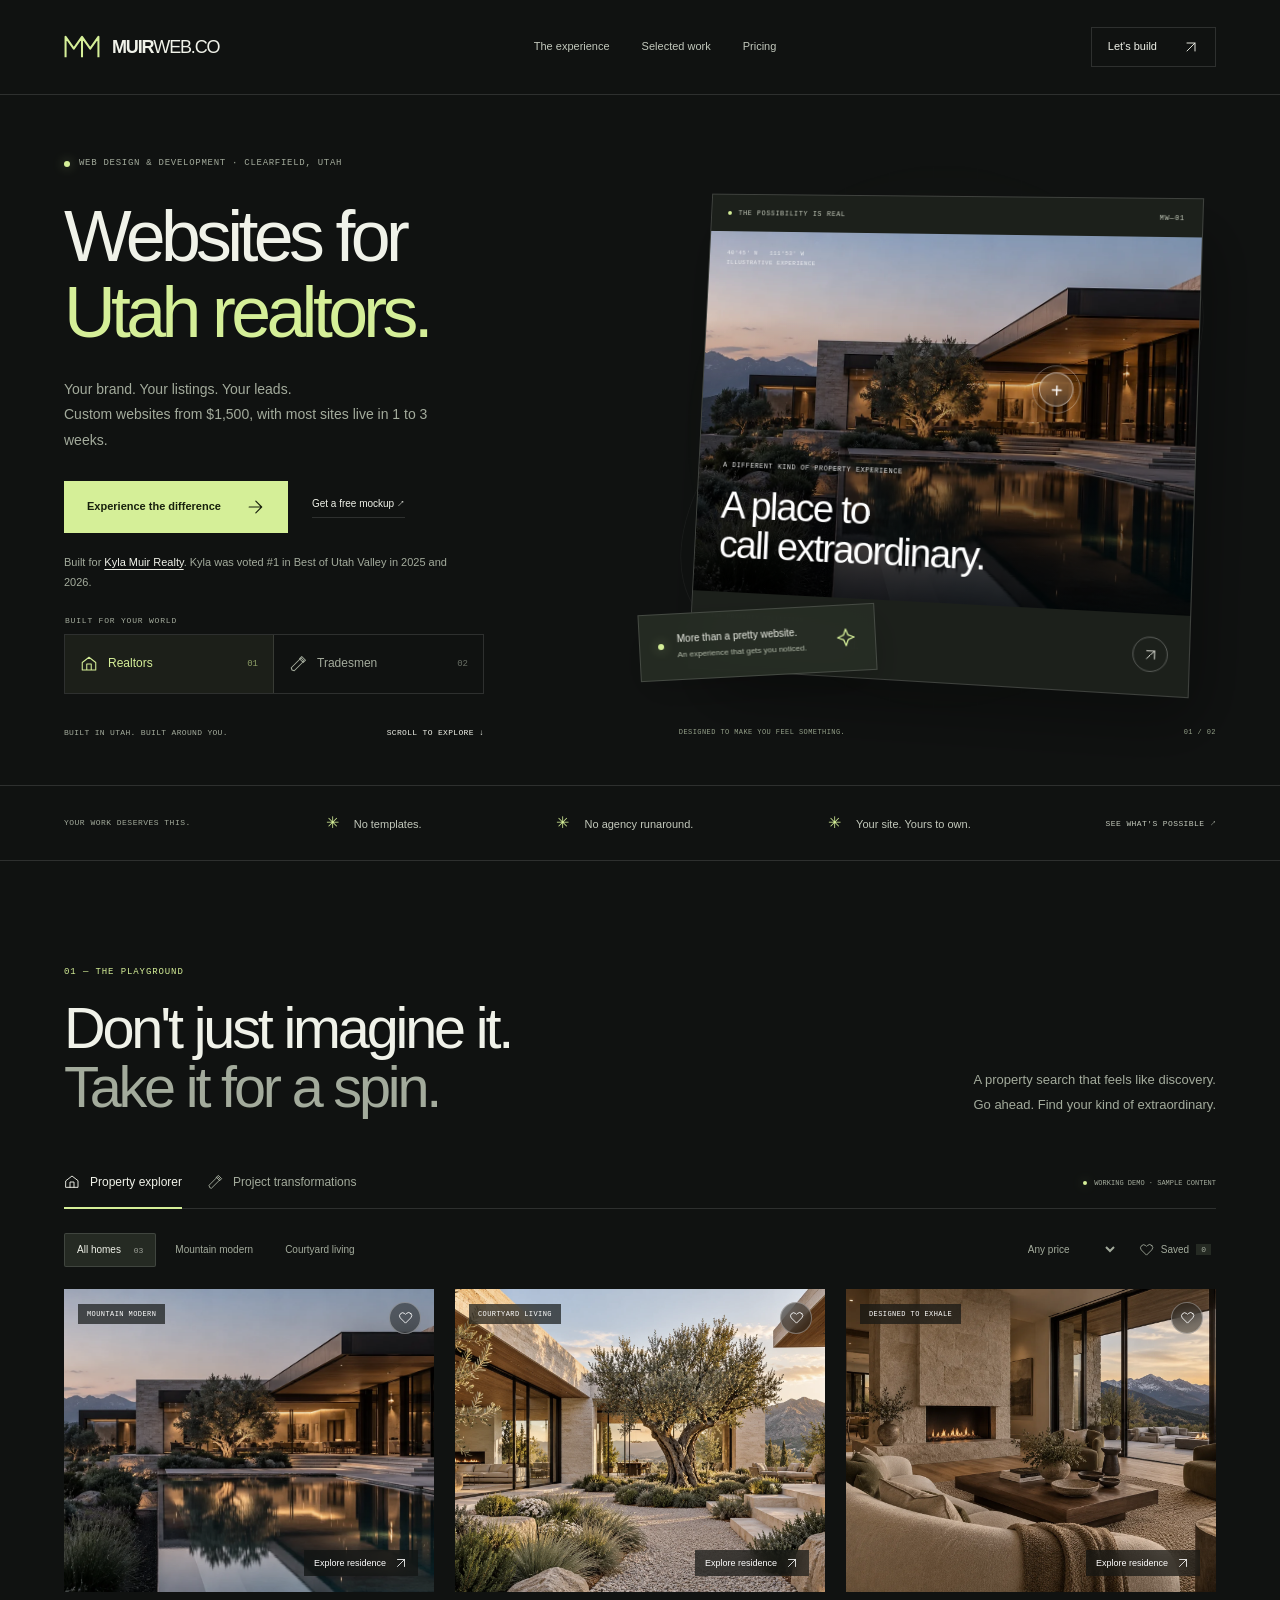
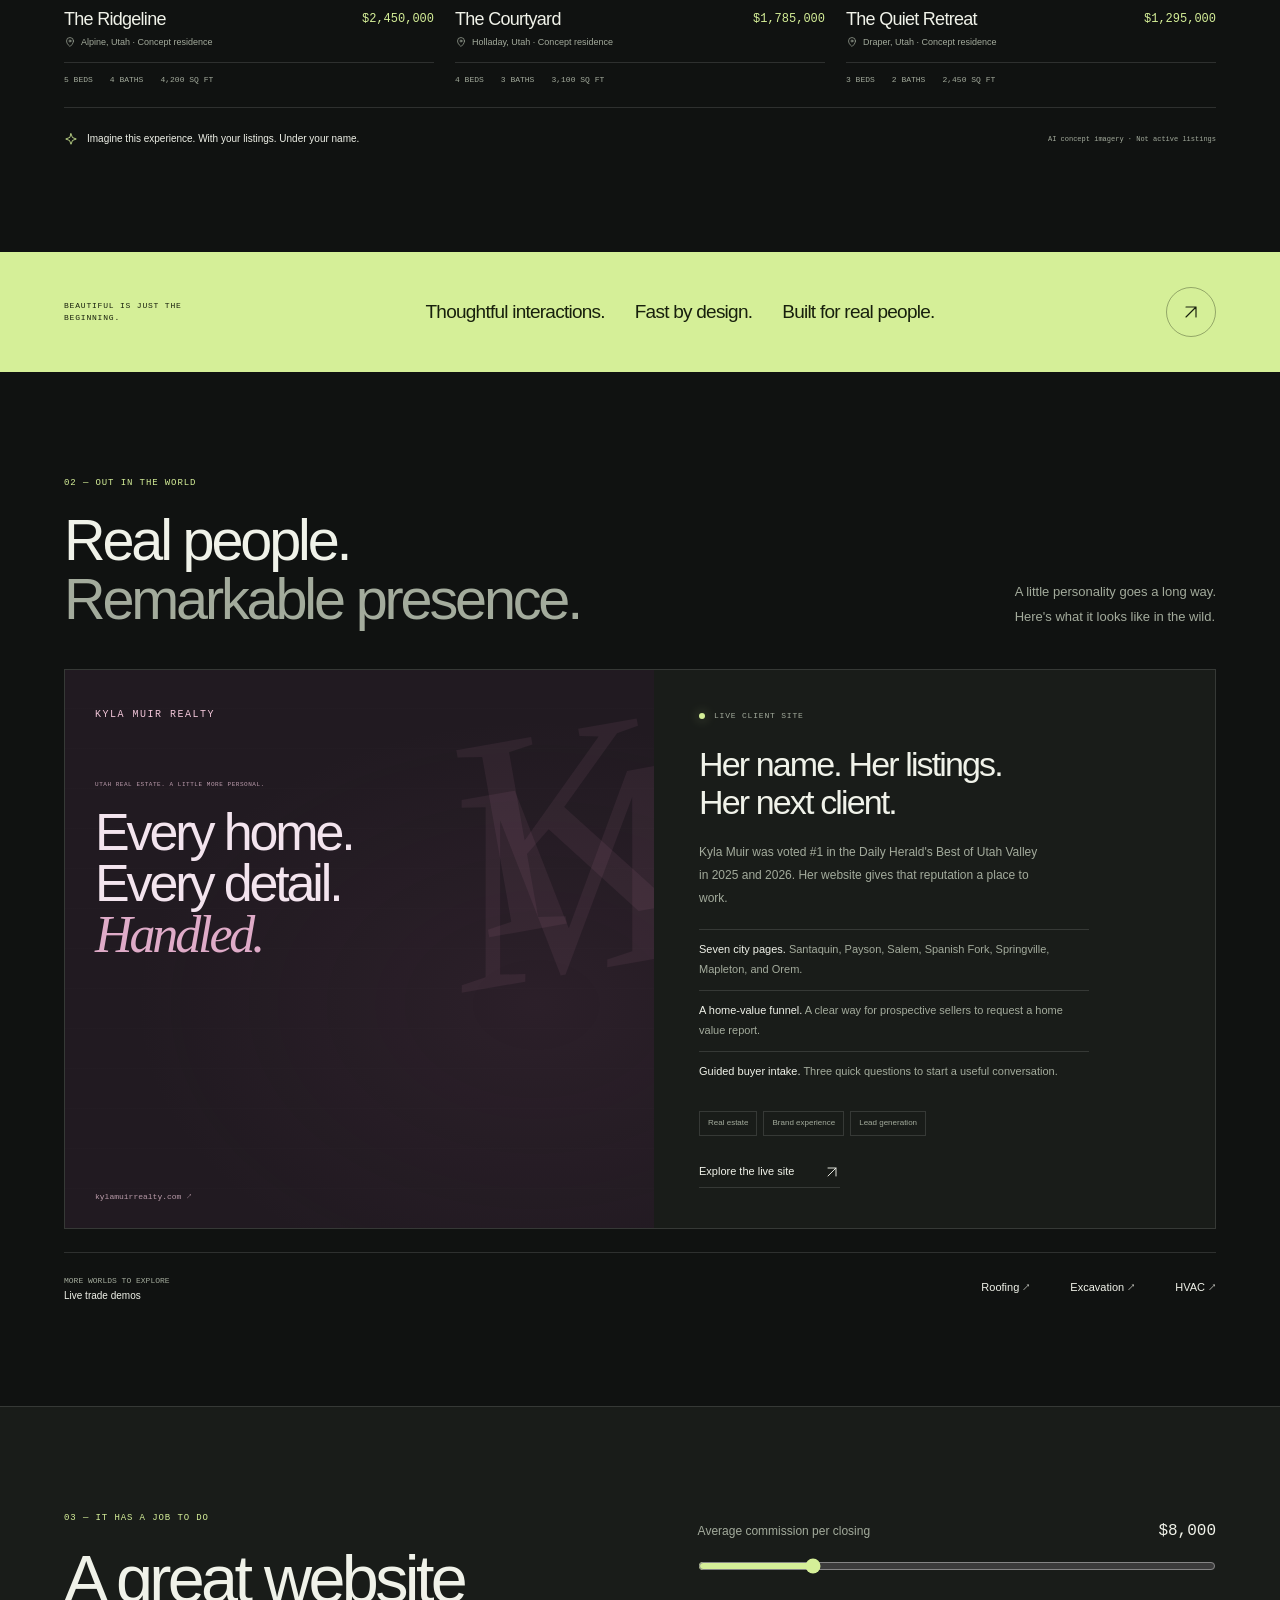
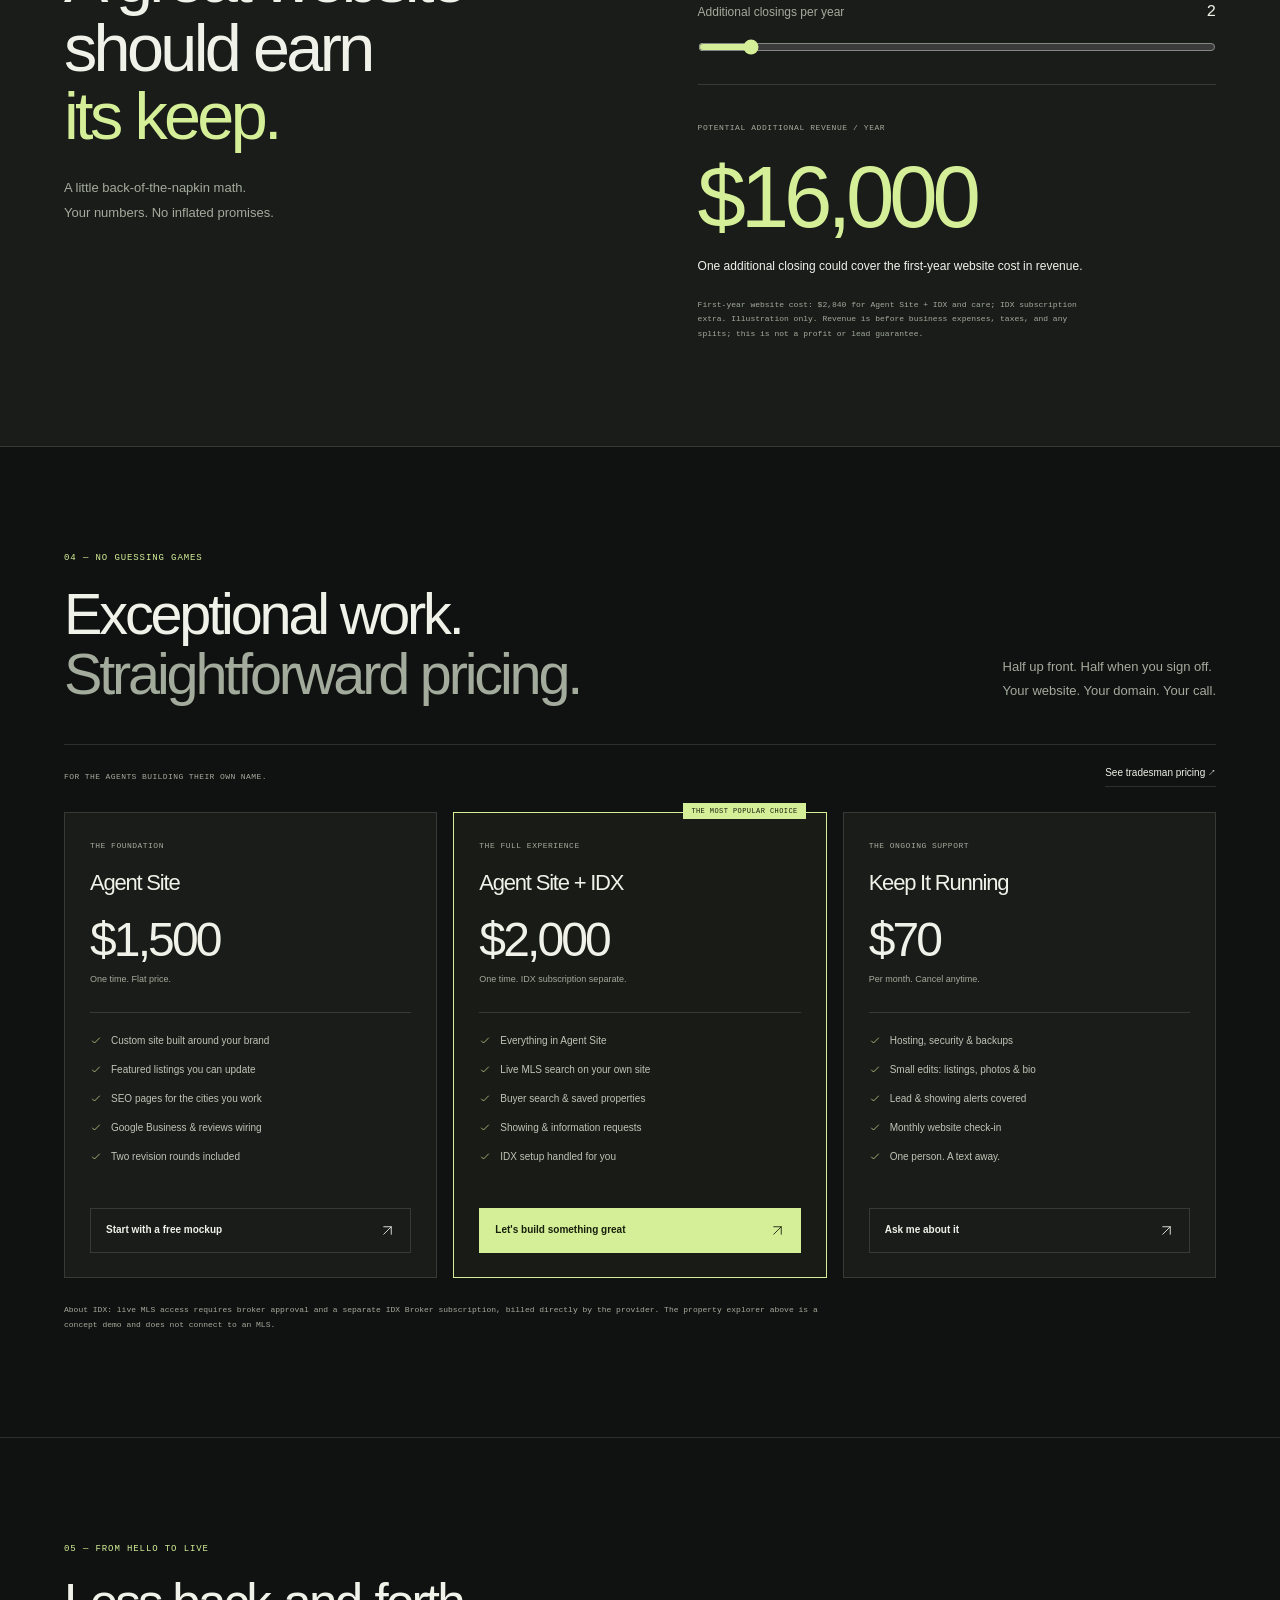
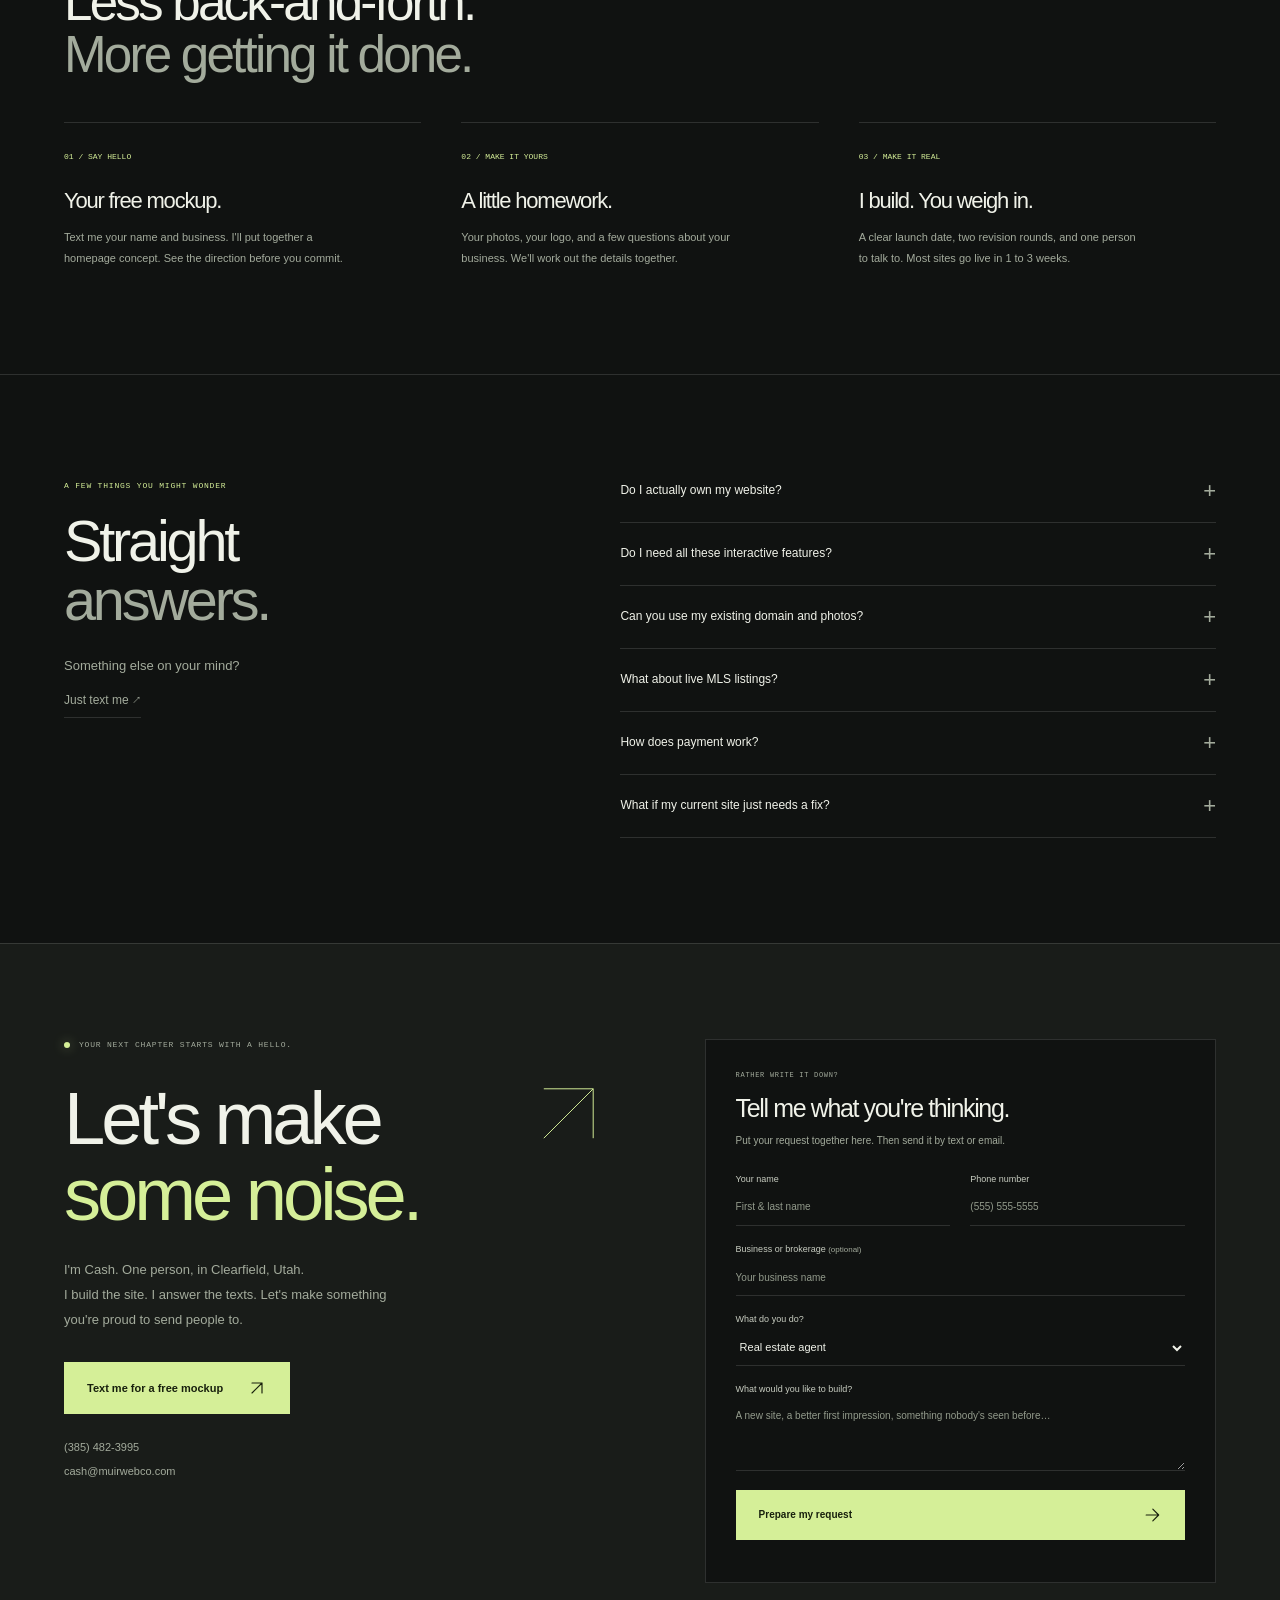
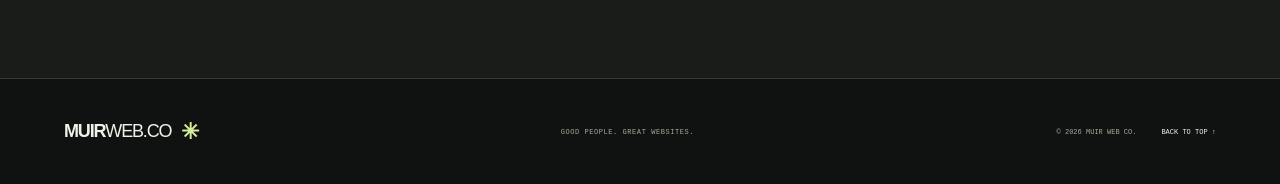
<file: index.html>
<!doctype html>
<html lang="en" data-mode="agent">
<head>
<meta charset="utf-8"><meta name="viewport" content="width=device-width, initial-scale=1">
<meta name="theme-color" content="#101211">
<title>Muir Web Co. | Websites for Utah Realtors &amp; Contractors</title>
<meta name="description" content="Exceptional websites for realtors and tradesmen. Interactive property experiences, project transformations, and clear pricing. Built by Cash Muir in Utah.">
<link rel="canonical" href="https://muirwebco.com/">
<meta property="og:title" content="Muir Web Co. | Websites for Utah Realtors &amp; Contractors"><meta property="og:description" content="Independent digital studio. Exceptional websites for realtors and tradesmen. Built in Utah, built around you."><meta property="og:type" content="website"><meta property="og:url" content="https://muirwebco.com/"><meta property="og:image" content="https://muirwebco.com/og.png"><meta name="twitter:card" content="summary_large_image">
<link rel="icon" href="data:image/svg+xml,%3Csvg xmlns='http://www.w3.org/2000/svg' viewBox='0 0 64 64'%3E%3Crect width='64' height='64' rx='14' fill='%23101211'/%3E%3Cpath d='M12 44V20l10 13 10-13v24m0-24 10 13 10-13v24' fill='none' stroke='%23d5ef98' stroke-width='4'/%3E%3C/svg%3E">
<link rel="stylesheet" href="/styles.css">
<script>try{var q=new URLSearchParams(location.search).get('for'),p=location.pathname.replace(/\/$/,'');document.documentElement.dataset.mode=q==='contractors'||q==='trades'||p==='/contractors'?'trade':q==='realtors'||q==='agents'||p==='/realtors'?'agent':localStorage.getItem('mwc-mode')==='trade'?'trade':'agent';}catch(e){}</script>
<script type="application/ld+json" id="businessData">
{
  "@context": "https://schema.org",
  "@type": "ProfessionalService",
  "@id": "https://muirwebco.com/#business",
  "name": "Muir Web Co.",
  "url": "https://muirwebco.com/",
  "telephone": "+1-385-482-3995",
  "description": "Custom websites for Utah real estate agents and contractors. Built by Cash Muir in Clearfield, Utah.",
  "areaServed": {
    "@type": "State",
    "name": "Utah"
  },
  "address": {
    "@type": "PostalAddress",
    "addressLocality": "Clearfield",
    "addressRegion": "UT",
    "addressCountry": "US"
  },
  "founder": {
    "@type": "Person",
    "name": "Cash Muir"
  },
  "priceRange": "$$",
  "email": "cash@muirwebco.com"
}
</script>
<script src="/app.js" defer></script>
</head>
<body>
<a class="skip-link" href="#main">Skip to content</a>
<svg class="icon-library" xmlns="http://www.w3.org/2000/svg" aria-hidden="true">
<symbol id="arrow" viewBox="0 0 24 24"><path d="M5 12h14M13 5l7 7-7 7"/></symbol><symbol id="diagonal" viewBox="0 0 24 24"><path d="M6 18 18 6M6 6h12v12"/></symbol><symbol id="home" viewBox="0 0 24 24"><path d="m3 10 9-7 9 7v10H3zM9 20v-8h6v8"/></symbol><symbol id="tool" viewBox="0 0 24 24"><path d="m14 5 5 5M4 20l-1-3L16 4l4 4L7 21zM14 5l3-3 5 5-3 3"/></symbol><symbol id="heart" viewBox="0 0 24 24"><path d="M20.5 5.5a5 5 0 0 0-7 0L12 7l-1.5-1.5a5 5 0 0 0-7 7L12 21l8.5-8.5a5 5 0 0 0 0-7Z"/></symbol><symbol id="pin" viewBox="0 0 24 24"><path d="M19 10c0 6-7 11-7 11S5 16 5 10a7 7 0 1 1 14 0Z"/><circle cx="12" cy="10" r="2"/></symbol><symbol id="check" viewBox="0 0 24 24"><path d="m5 12 4 4L19 6"/></symbol><symbol id="spark" viewBox="0 0 24 24"><path d="m12 3 2.5 6.5L21 12l-6.5 2.5L12 21l-2.5-6.5L3 12l6.5-2.5Z"/></symbol><symbol id="phone" viewBox="0 0 24 24"><path d="M6 3H3v3c0 8.3 6.7 15 15 15h3v-3l-5-2-2 2a14 14 0 0 1-8-8l2-2-2-5Z"/></symbol><symbol id="message" viewBox="0 0 24 24"><path d="M21 4H3v13h5l4 4v-4h9Z"/><path d="M7 8h10M7 12h6"/></symbol><symbol id="close" viewBox="0 0 24 24"><path d="m6 6 12 12M6 18 18 6"/></symbol>
</svg>
<header class="site-header">
<a class="brand" href="#" aria-label="Muir Web Co. home"><svg viewBox="0 0 46 32" aria-hidden="true"><path d="M2 29V3l10.5 15L23 3v26M23 3l10.5 15L44 3v26"/></svg><span>MUIR<span class="brand-light">WEB.CO</span></span></a>
<nav aria-label="Main navigation"><a href="#experience">The experience</a><a href="#work">Selected work</a><a href="#pricing">Pricing</a></nav>
<a class="header-cta" href="#contact">Let's build <svg class="icon"><use href="#diagonal"/></svg></a>
<a class="header-call" href="tel:+13854823995" aria-label="Call Cash at 385-482-3995"><svg class="icon"><use href="#phone"/></svg> Call Cash</a>
</header>
<main id="main">
<section class="hero wrap" aria-labelledby="hero-title">
<div class="hero-copy"><p class="eyebrow"><span class="status-dot"></span><span data-copy="heroEyebrow">WEB DESIGN &amp; DEVELOPMENT · CLEARFIELD, UTAH</span></p>
<h1 id="hero-title" data-copy="headline">Websites for<br><span>Utah realtors.</span></h1>
<p class="hero-description" data-copy="hero">Your brand. Your listings. Your leads.<br>Custom websites from $1,500, with most sites live in 1 to 3 weeks.</p>
<div class="hero-actions"><a class="button button-accent" href="#experience">Experience the difference <svg class="icon"><use href="#arrow"/></svg></a><a class="text-link" href="#contact">Get a free mockup ↗</a></div>
<p class="hero-proof" data-copy="heroProof">Built for <a href="https://kylamuirrealty.com" target="_blank" rel="noopener">Kyla Muir Realty</a>. Kyla was voted #1 in Best of Utah Valley in 2025 and 2026.</p>
<div class="audience-picker" role="group" aria-label="Choose your industry"><span class="picker-caption">BUILT FOR YOUR WORLD</span><button type="button" data-set-mode="agent" aria-pressed="true"><svg class="icon"><use href="#home"/></svg> Realtors <span>01</span></button><button type="button" data-set-mode="trade" aria-pressed="false"><svg class="icon"><use href="#tool"/></svg> Tradesmen <span>02</span></button></div>
<div class="hero-footnote"><span>BUILT IN UTAH. BUILT AROUND YOU.</span><a href="#experience">SCROLL TO EXPLORE ↓</a></div></div>
<div class="hero-stage" id="heroStage"><div class="stage-grid" aria-hidden="true"></div><div class="scene-orbit" aria-hidden="true"></div>
<div class="scene-card" id="sceneCard"><div class="scene-topline"><span><i></i> THE POSSIBILITY IS REAL</span><span id="sceneNumber">MW—01</span></div><div class="scene-photo" id="scenePhoto"><div class="photo-vignette"></div><span class="scene-coordinate">40°45′ N &nbsp; 111°53′ W<br>ILLUSTRATIVE EXPERIENCE</span><button class="scene-hotspot" id="sceneHotspot" type="button" aria-label="Discover this interactive experience"><span>+</span><span class="hotspot-hint">Take a closer look</span></button><div class="scene-title"><span data-copy="sceneLabel">A DIFFERENT KIND OF PROPERTY EXPERIENCE</span><p data-copy="sceneTitle">A place to<br>call extraordinary.</p></div></div><div class="scene-bottom"><div><span class="tiny-label" data-copy="sceneMeta">THE PROPERTY COLLECTION</span><strong data-copy="sceneFooter">Thoughtfully built. Beautifully lived.</strong></div><a class="round-button" href="#experience" aria-label="Explore the showcase"><svg class="icon"><use href="#diagonal"/></svg></a></div></div>
<div class="floating-note"><span class="status-dot"></span><div><strong>More than a pretty website.</strong><span>An experience that gets you noticed.</span></div><svg class="icon"><use href="#spark"/></svg></div><div class="stage-caption"><span>DESIGNED TO MAKE YOU FEEL SOMETHING.</span><span id="stageCount">01 / 02</span></div></div>
</section>
<div class="principles"><span>YOUR WORK DESERVES THIS.</span><span><i>✳</i> No templates.</span><span><i>✳</i> No agency runaround.</span><span><i>✳</i> Your site. Yours to own.</span><a href="#experience">SEE WHAT'S POSSIBLE ↗</a></div>

<section class="section wrap" id="experience" aria-labelledby="experience-title"><div class="section-heading"><div><p class="eyebrow section-number">01 — THE PLAYGROUND</p><h2 id="experience-title">Don't just imagine it.<br><span>Take it for a spin.</span></h2></div><p class="section-intro" data-copy="experienceIntro">A property search that feels like discovery.<br>Go ahead. Find your kind of extraordinary.</p></div>
<div class="experience-tabs" role="group" aria-label="Choose an interactive showcase"><button type="button" data-set-mode="agent" aria-pressed="true"><svg class="icon"><use href="#home"/></svg> Property explorer</button><button type="button" data-set-mode="trade" aria-pressed="false"><svg class="icon"><use href="#tool"/></svg> Project transformations</button><span class="demo-label"><span class="status-dot"></span> WORKING DEMO · SAMPLE CONTENT</span></div>
<div id="propertyExperience"><div class="explorer-toolbar"><div class="filter-pills" role="group" aria-label="Filter property style"><button type="button" data-filter="all" aria-pressed="true">All homes <span>03</span></button><button type="button" data-filter="mountain" aria-pressed="false">Mountain modern</button><button type="button" data-filter="courtyard" aria-pressed="false">Courtyard living</button></div><div class="explorer-options"><label><span class="sr-only">Maximum property price</span><select id="priceFilter"><option value="all">Any price</option><option value="2000000">Under $2M</option><option value="1500000">Under $1.5M</option></select></label><button class="saved-filter" id="savedFilter" type="button" aria-pressed="false"><svg class="icon"><use href="#heart"/></svg> Saved <span id="savedCount">0</span></button></div></div><p id="propertyStatus" class="sr-only" role="status"></p><div class="property-grid" id="propertyGrid"></div><div class="empty-state" id="propertyEmpty" hidden><h3>A little too exclusive.</h3><p>Try another filter to find your next favorite.</p><button class="button button-outline" id="resetFilters" type="button">Show all homes ↗</button></div><div class="experience-caption"><span><svg class="icon"><use href="#spark"/></svg> Imagine this experience. With your listings. Under your name.</span><span>AI concept imagery · Not active listings</span></div></div>
<div id="tradeExperience" hidden><div class="project-selector" role="group" aria-label="Choose a project"><button type="button" data-project="exterior" aria-pressed="true">01 <span>Exterior renovation</span> ↗</button><button type="button" data-project="landscape" aria-pressed="false">02 <span>Outdoor living</span> ↗</button></div><div class="project-layout"><div class="comparison" id="comparison"><div class="comparison-image comparison-after" id="comparisonAfter" role="img" aria-label="Illustrative home after renovation"></div><div class="comparison-image comparison-before" id="comparisonBefore" role="img" aria-label="Illustrative home before renovation"></div><span class="comparison-label label-before">BEFORE</span><span class="comparison-label label-after">AFTER</span><div class="comparison-divider"><span>‹ &nbsp; ›</span></div><label class="sr-only" for="comparisonRange">Reveal the renovation: move right to show more before</label><input type="range" min="0" max="100" value="50" id="comparisonRange" aria-valuetext="50 percent before, 50 percent after"><span class="comparison-help">DRAG TO REVEAL THE DIFFERENCE</span></div><div class="project-detail"><p class="eyebrow">THE WORK SPEAKS. LET IT.</p><h3 id="projectTitle">Same address.<br>Entirely new feeling.</h3><p id="projectDescription">When your craftsmanship makes this much of a difference, a tiny photo gallery doesn't do it justice.</p><dl><div><dt>THE DETAILS</dt><dd id="projectMaterials">Limewashed brick · Cedar accents · Native planting</dd></div><div><dt>YOUR WEBSITE CAN SHOW</dt><dd>Before & after · Materials · Project scope</dd></div></dl><a class="text-link" href="#contact">Make my work look this good ↗</a><small>AI-generated concept. An illustrative transformation, not a completed client project.</small></div></div><div class="experience-caption"><span><svg class="icon"><use href="#spark"/></svg> Your craftsmanship deserves more than a camera roll.</span><span>Touch, drag, or use your arrow keys</span></div></div>
</section>
<div class="capability-band"><div class="wrap capability-inner"><p class="eyebrow">BEAUTIFUL IS JUST THE BEGINNING.</p><div><span>Thoughtful interactions.</span><span>Fast by design.</span><span>Built for real people.</span></div><a class="round-button" href="#contact" aria-label="Discuss your website"><svg class="icon"><use href="#diagonal"/></svg></a></div></div>

<section class="section wrap" id="work" aria-labelledby="work-title"><div class="section-heading"><div><p class="eyebrow section-number">02 — OUT IN THE WORLD</p><h2 id="work-title">Real people.<br><span>Remarkable presence.</span></h2></div><p class="section-intro">A little personality goes a long way.<br>Here's what it looks like in the wild.</p></div><a class="case-study" href="https://kylamuirrealty.com" target="_blank" rel="noopener"><div class="case-art"><span class="case-site-label">KYLA MUIR REALTY</span><div class="case-rose" aria-hidden="true">K<span>M</span></div><div class="case-art-copy"><span>UTAH REAL ESTATE. A LITTLE MORE PERSONAL.</span><strong>Every home.<br>Every detail.<br><em>Handled.</em></strong></div><span class="case-domain">kylamuirrealty.com ↗</span></div><div class="case-info"><p class="eyebrow"><span class="status-dot"></span> LIVE CLIENT SITE</p><h3>Her name. Her listings.<br>Her next client.</h3><p>Kyla Muir was voted #1 in the Daily Herald's Best of Utah Valley in 2025 and 2026. Her website gives that reputation a place to work.</p><ul class="case-facts"><li><strong>Seven city pages.</strong> Santaquin, Payson, Salem, Spanish Fork, Springville, Mapleton, and Orem.</li><li><strong>A home-value funnel.</strong> A clear way for prospective sellers to request a home value report.</li><li><strong>Guided buyer intake.</strong> Three quick questions to start a useful conversation.</li></ul><div class="case-tags"><span>Real estate</span><span>Brand experience</span><span>Lead generation</span></div><span class="case-link">Explore the live site <svg class="icon"><use href="#diagonal"/></svg></span></div></a><div class="demo-links"><p>MORE WORLDS TO EXPLORE <span>Live trade demos</span></p><a href="https://roofing-demo-gamma.vercel.app/" target="_blank" rel="noopener">Roofing ↗</a><a href="https://excavation-demo.vercel.app/" target="_blank" rel="noopener">Excavation ↗</a><a href="https://hvac-demo-beige.vercel.app/" target="_blank" rel="noopener">HVAC ↗</a></div></section>

<section class="section calculator-section" id="math"><div class="wrap calculator-layout"><div><p class="eyebrow section-number">03 — IT HAS A JOB TO DO</p><h2>A great website<br>should earn<br><span>its keep.</span></h2><p class="section-intro">A little back-of-the-napkin math.<br>Your numbers. No inflated promises.</p></div><div class="calculator-panel"><div class="calc-input"><label for="calcVal" id="calcValLabel">Average commission per closing</label><output for="calcVal" id="calcValOut">$8,000</output><input type="range" id="calcVal" min="2000" max="30000" step="500" value="8000"></div><div class="calc-input"><label for="calcNum" id="calcNumLabel">Additional closings per year</label><output for="calcNum" id="calcNumOut">2</output><input type="range" id="calcNum" min="1" max="12" value="2"></div><div class="calc-result"><span>POTENTIAL ADDITIONAL REVENUE / YEAR</span><strong id="calcBig">$16,000</strong><p id="calcLine"></p></div><p class="calc-fine" id="calcFine"></p></div></div></section>

<section class="section wrap" id="pricing" aria-labelledby="pricing-title"><div class="section-heading"><div><p class="eyebrow section-number">04 — NO GUESSING GAMES</p><h2 id="pricing-title">Exceptional work.<br><span>Straightforward pricing.</span></h2></div><p class="section-intro">Half up front. Half when you sign off.<br>Your website. Your domain. Your call.</p></div><div class="pricing-context"><span data-copy="pricingFor">FOR THE AGENTS BUILDING THEIR OWN NAME.</span><button class="text-link" id="pricingSwitch" type="button">See tradesman pricing ↗</button></div><div class="pricing-grid" id="pricingGrid"></div><p class="pricing-footnote" id="pricingFootnote"></p></section>
<section class="section wrap process-section"><p class="eyebrow section-number">05 — FROM HELLO TO LIVE</p><h2>Less back-and-forth.<br><span>More getting it done.</span></h2><ol class="process-grid"><li><span>01 / SAY HELLO</span><h3>Your free mockup.</h3><p>Text me your name and business. I'll put together a homepage concept. See the direction before you commit.</p></li><li><span>02 / MAKE IT YOURS</span><h3>A little homework.</h3><p>Your photos, your logo, and a few questions about your business. We'll work out the details together.</p></li><li><span>03 / MAKE IT REAL</span><h3>I build. You weigh in.</h3><p>A clear launch date, two revision rounds, and one person to talk to. Most sites go live in 1 to 3 weeks.</p></li></ol></section>
<section class="section wrap faq-section" id="faq"><div><p class="eyebrow section-number">A FEW THINGS YOU MIGHT WONDER</p><h2>Straight<br><span>answers.</span></h2><p class="section-intro">Something else on your mind?<br><a class="text-link" href="sms:+13854823995">Just text me ↗</a></p></div><div class="faq-list"><details><summary>Do I actually own my website?<span>+</span></summary><p>Yes. Your domain, your website. If we ever part ways, I hand it over. You aren't renting your business's identity from me.</p></details><details><summary>Do I need all these interactive features?<span>+</span></summary><p>Only the ones that help your customers. These demos show what's possible. We'll choose the right experience for your business, your content, and your budget.</p></details><details><summary>Can you use my existing domain and photos?<span>+</span></summary><p>Absolutely. We can keep your domain, build around your own photos and brand, and work out what additional material would make the biggest difference.</p></details><details><summary><span id="industryQuestion">What about live MLS listings?</span><span>+</span></summary><p id="industryAnswer">The property explorer above uses illustrative content. For live MLS search, the IDX package needs your broker's approval and an IDX Broker subscription, billed separately.</p></details><details><summary>How does payment work?<span>+</span></summary><p>Half up front, half when you sign off. Ongoing care is month to month, and you can cancel anytime. I'll explain any third-party costs before we start.</p></details><details><summary>What if my current site just needs a fix?<span>+</span></summary><p>Tell me what's wrong. Sometimes a repair makes more sense than a rebuild. I'll tell you which.</p></details></div></section>

<section class="contact-section" id="contact"><div class="wrap contact-layout"><div class="contact-copy"><p class="eyebrow"><span class="status-dot"></span> YOUR NEXT CHAPTER STARTS WITH A HELLO.</p><h2>Let's make<br><span>some noise.</span><svg viewBox="0 0 100 100" aria-hidden="true"><path d="M12 88 88 12M12 12h76v76"/></svg></h2><p>I'm Cash. One person, in Clearfield, Utah.<br>I build the site. I answer the texts. Let's make something you're proud to send people to.</p><a class="button button-accent" href="sms:+13854823995">Text me for a free mockup <svg class="icon"><use href="#diagonal"/></svg></a><div class="contact-direct"><a href="tel:+13854823995">(385) 482-3995</a><a data-business-email hidden></a></div></div><form class="request-form" id="leadForm" novalidate><p class="eyebrow">RATHER WRITE IT DOWN?</p><h3>Tell me what you're thinking.</h3><p class="form-intro">Put your request together here. Then send it by text or email.</p><div class="form-row"><label>Your name<input name="name" id="f-name" autocomplete="name" required maxlength="100" placeholder="First & last name"></label><label>Phone number<input name="phone" id="f-phone" type="tel" autocomplete="tel" required maxlength="30" placeholder="(555) 555-5555"></label></div><label>Business or brokerage <span>(optional)</span><input name="company" id="f-company" autocomplete="organization" maxlength="150" placeholder="Your business name"></label><label>What do you do?<select name="trade" id="f-trade"><option>Real estate agent</option><option>Roofing</option><option>HVAC</option><option>Excavation</option><option>Concrete</option><option>Plumbing</option><option>Electrical</option><option>Landscaping</option><option>Other trade</option></select></label><label>What would you like to build?<textarea name="message" id="f-msg" rows="3" maxlength="2000" placeholder="A new site, a better first impression, something nobody's seen before…"></textarea></label><div class="honeypot" aria-hidden="true"><label>Leave this empty<input name="website" tabindex="-1" autocomplete="off"></label></div><button class="button button-accent" type="submit">Prepare my request <svg class="icon"><use href="#arrow"/></svg></button><p class="form-status" id="formStatus" role="status"></p><div id="requestHandoff" class="request-handoff" hidden><label for="preparedRequest">Your request<textarea id="preparedRequest" rows="5" readonly></textarea></label><button id="copyRequest" class="button button-outline" type="button">Copy request</button><a id="requestSms" class="button button-outline" href="sms:+13854823995">Open texts ↗</a><a id="requestEmail" class="button button-outline" hidden>Open email ↗</a><small>Copy your request, open texts, and paste it into your message. Text links open a blank conversation; nothing is sent automatically.</small></div></form></div></section>
</main>
<footer class="site-footer wrap"><a class="brand" href="#" aria-label="Muir Web Co. home">MUIR<span class="brand-light">WEB.CO</span><span class="footer-star">✳</span></a><span>GOOD PEOPLE. GREAT WEBSITES.</span><div><span>© <span id="year">2026</span> MUIR WEB CO.</span><a href="#">BACK TO TOP ↑</a></div></footer>
<nav class="mobile-contact" aria-label="Call or text Cash"><a class="button button-accent" href="tel:+13854823995"><svg class="icon"><use href="#phone"/></svg>Call Cash</a><a class="button button-outline" href="sms:+13854823995"><svg class="icon"><use href="#message"/></svg>Text Cash</a></nav>
<div class="toast" id="toast" role="status"></div>
<dialog id="propertyDialog" class="property-dialog" aria-labelledby="dialogTitle"><div class="dialog-shell"><button class="round-button dialog-close" id="dialogClose" type="button" aria-label="Close property details"><svg class="icon"><use href="#close"/></svg></button><div class="dialog-photo"><img id="dialogImage" src="/assets/hero-home.webp" alt="" width="1536" height="1024"><span class="dialog-demo">ILLUSTRATIVE PROPERTY · NOT AN ACTIVE LISTING</span><div class="gallery-controls"><button class="round-button" type="button" id="galleryPrev" aria-label="Previous property image">←</button><span id="galleryCount" aria-live="polite">1 / 2</span><button class="round-button" type="button" id="galleryNext" aria-label="Next property image">→</button></div></div><div class="dialog-info"><p class="eyebrow" id="dialogLocation"></p><div class="dialog-heading"><h2 id="dialogTitle"></h2><button class="round-button" id="dialogSave" type="button" aria-label="Save property" aria-pressed="false"><svg class="icon"><use href="#heart"/></svg></button></div><p class="dialog-price" id="dialogPrice"></p><div class="dialog-facts" id="dialogFacts"></div><p id="dialogDescription"></p><div class="property-detail-tabs" role="group" aria-label="Explore property features"><button type="button" data-detail="architecture" aria-pressed="true">Architecture</button><button type="button" data-detail="living" aria-pressed="false">The feeling</button><button type="button" data-detail="outside" aria-pressed="false">Outdoors</button></div><p class="feature-detail" id="featureDetail"></p><a class="button button-accent" href="#contact" id="dialogCta">I want this experience on my site ↗</a><p class="dialog-disclaimer">Concept imagery and sample details demonstrate a website experience. This is not a property advertisement.</p></div></div></dialog>
<noscript><p class="noscript">Enable JavaScript to explore the interactive showcases. You can always text Cash at <a href="sms:+13854823995">(385) 482-3995</a>.</p></noscript>
</body></html>
</file>
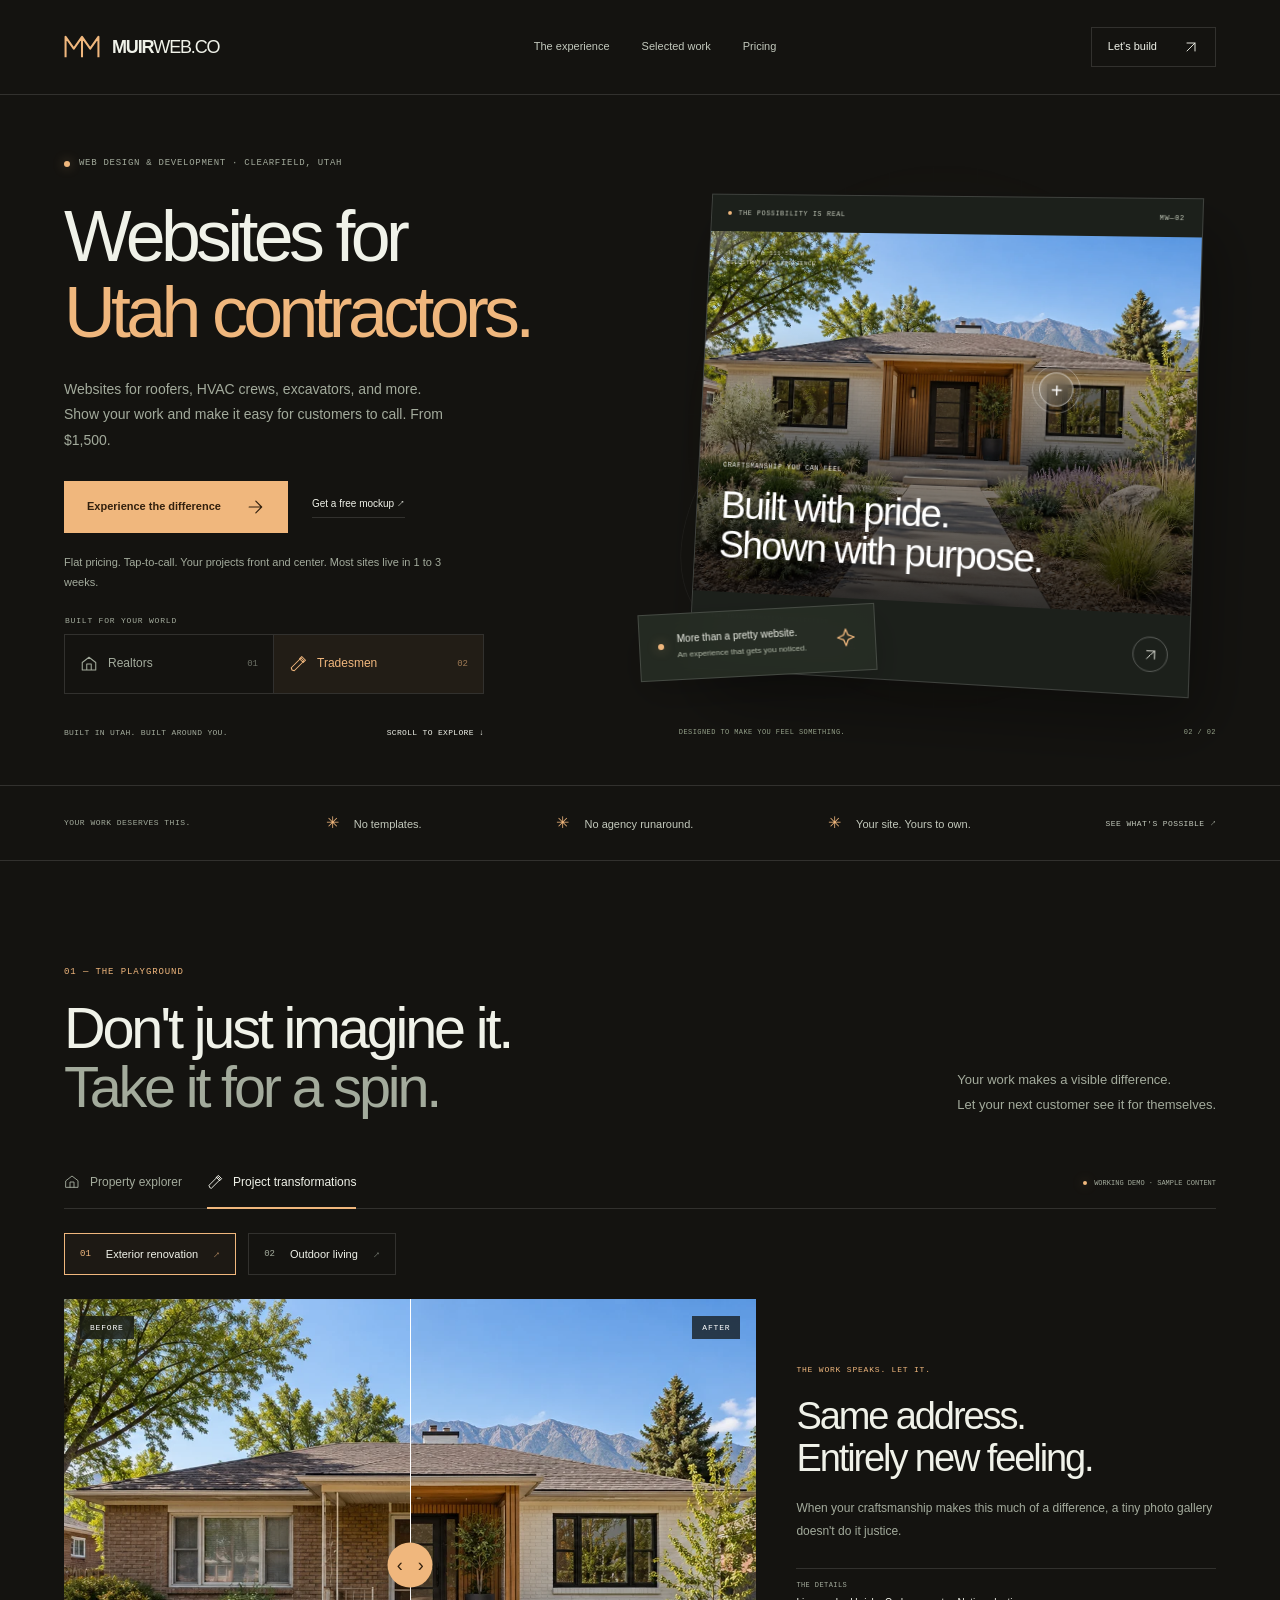
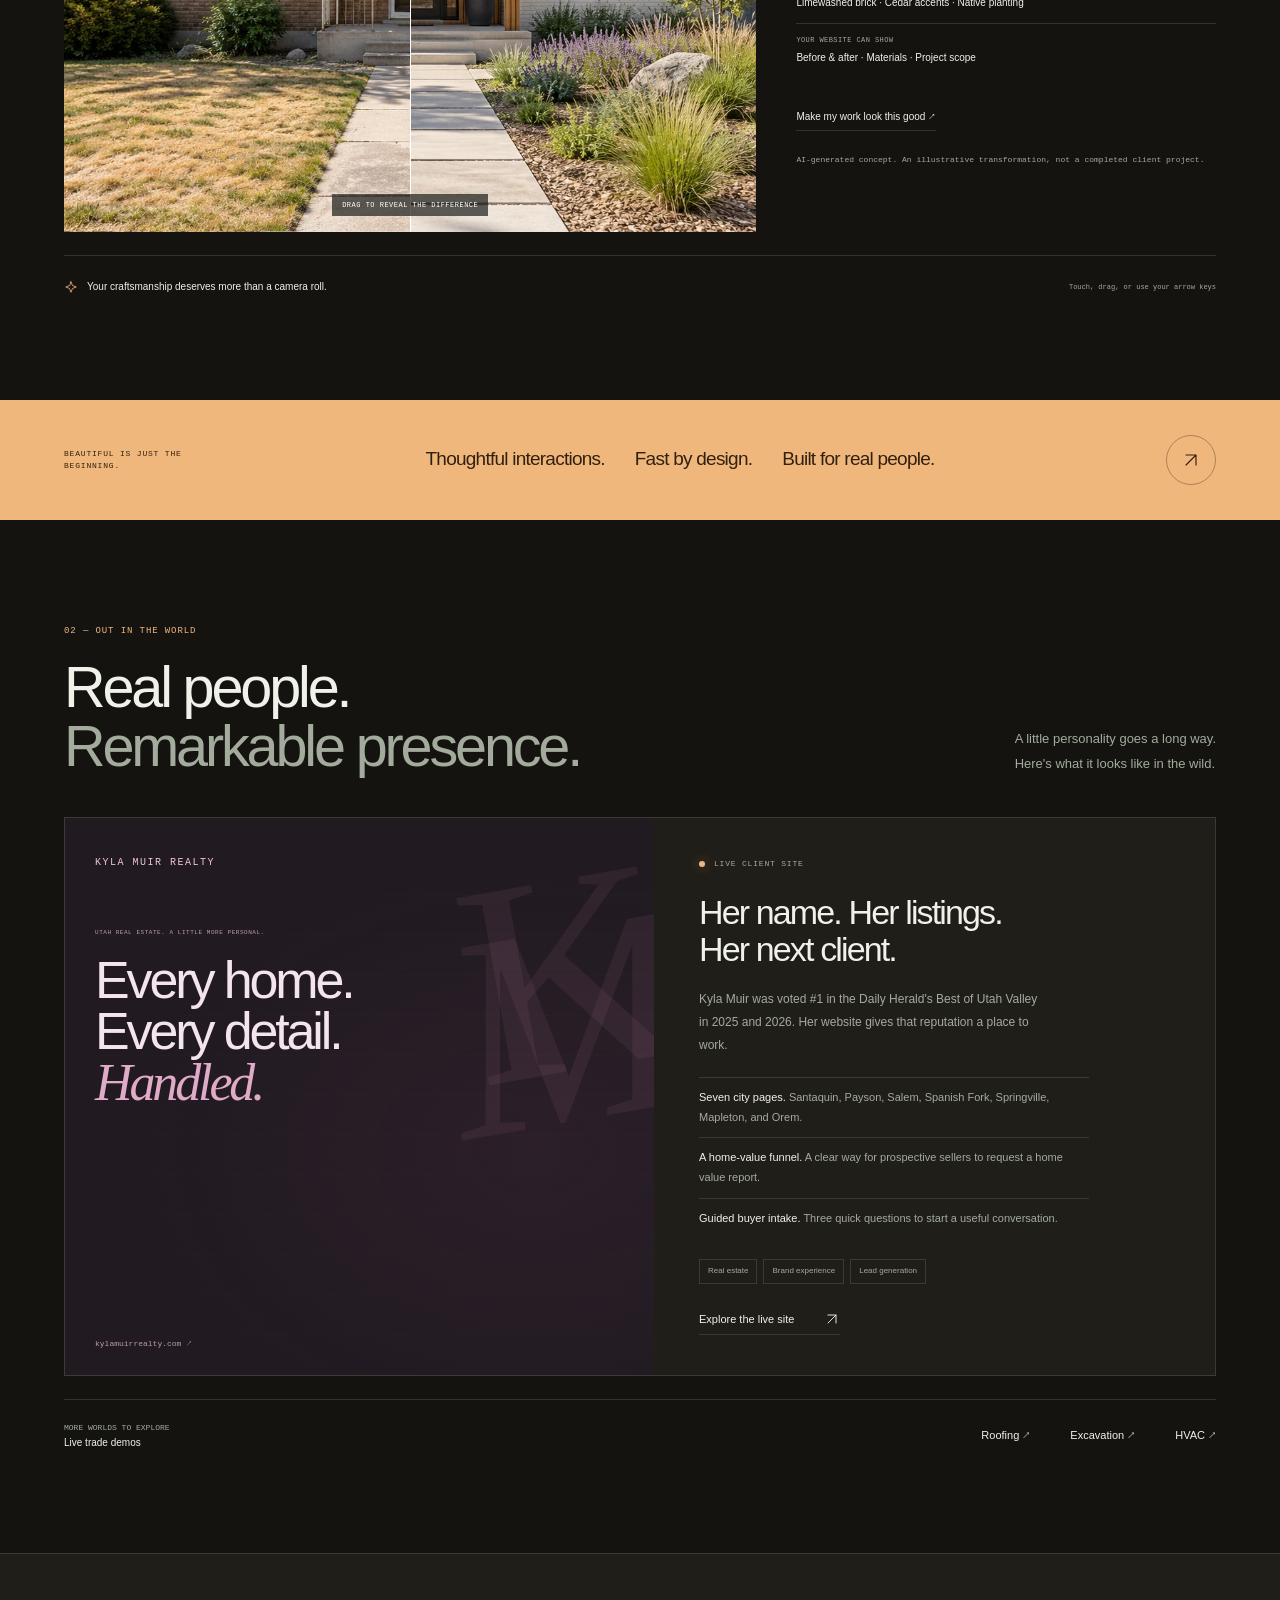
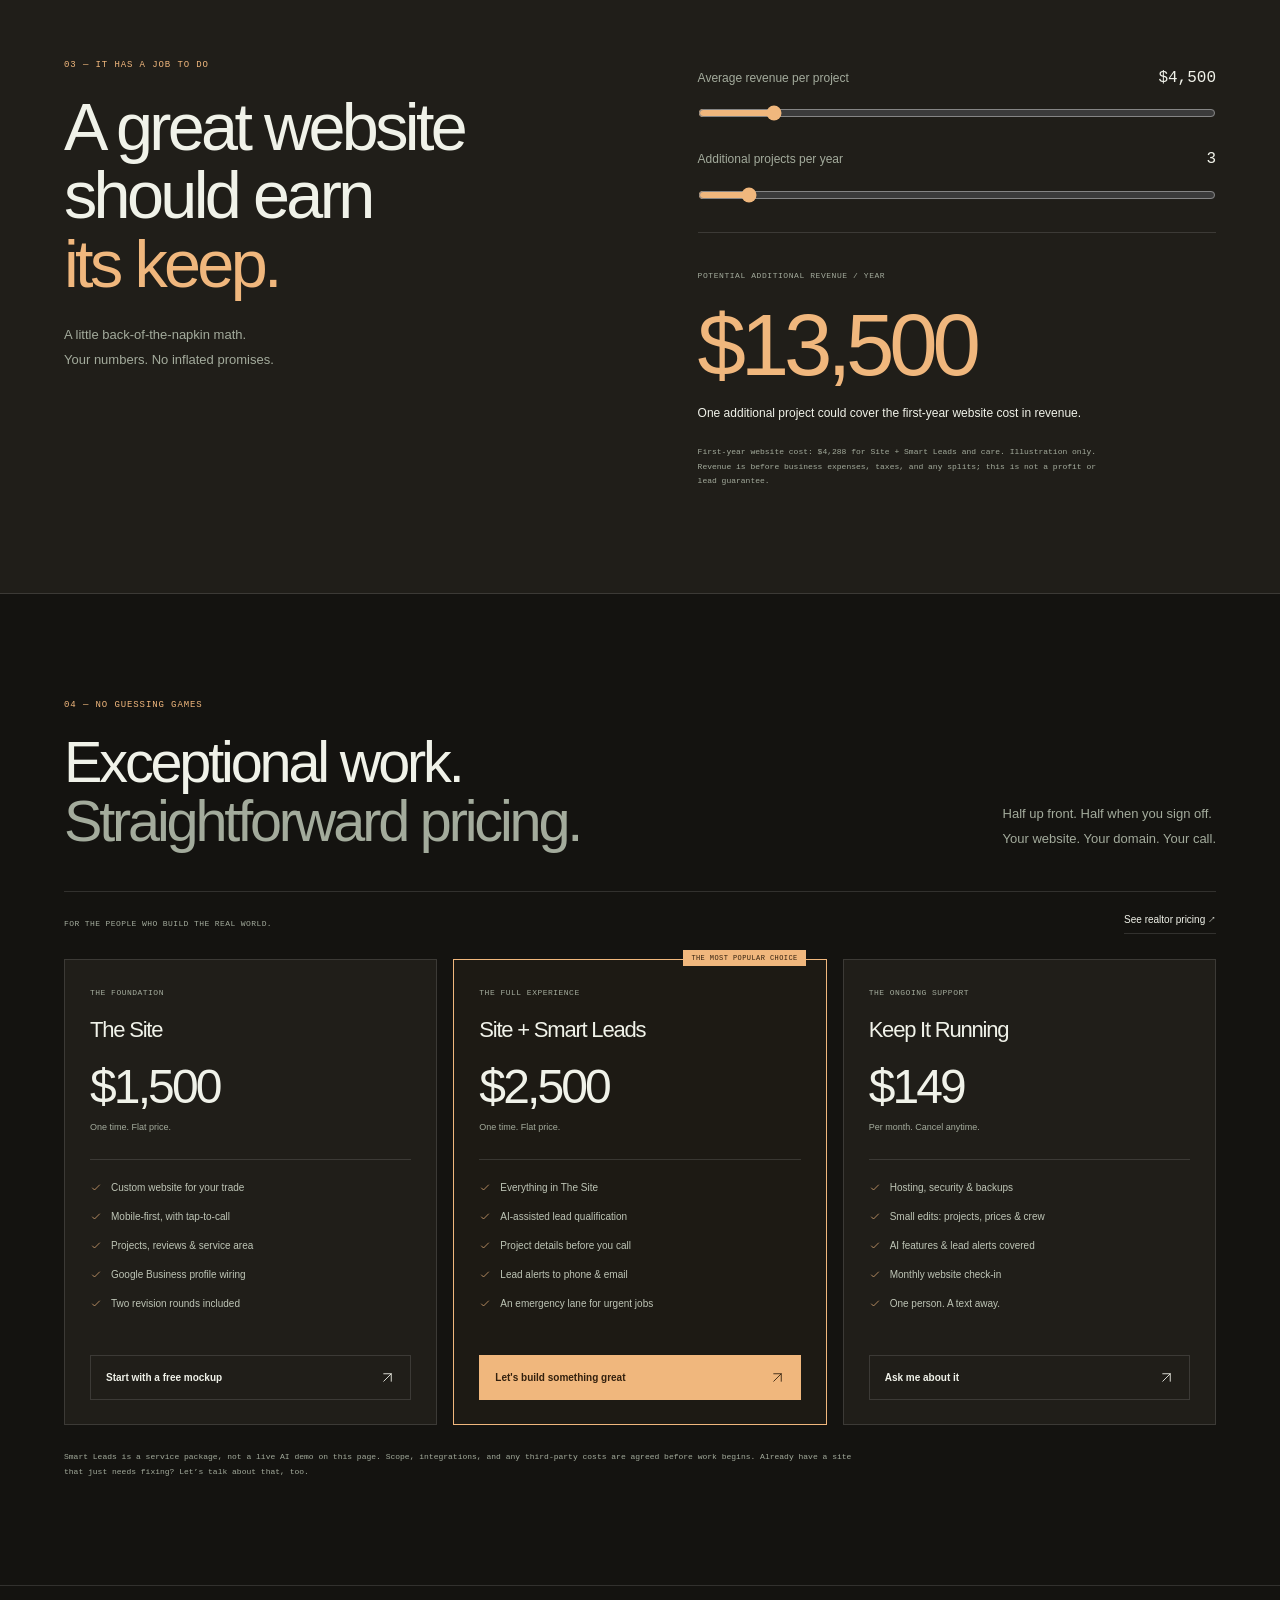
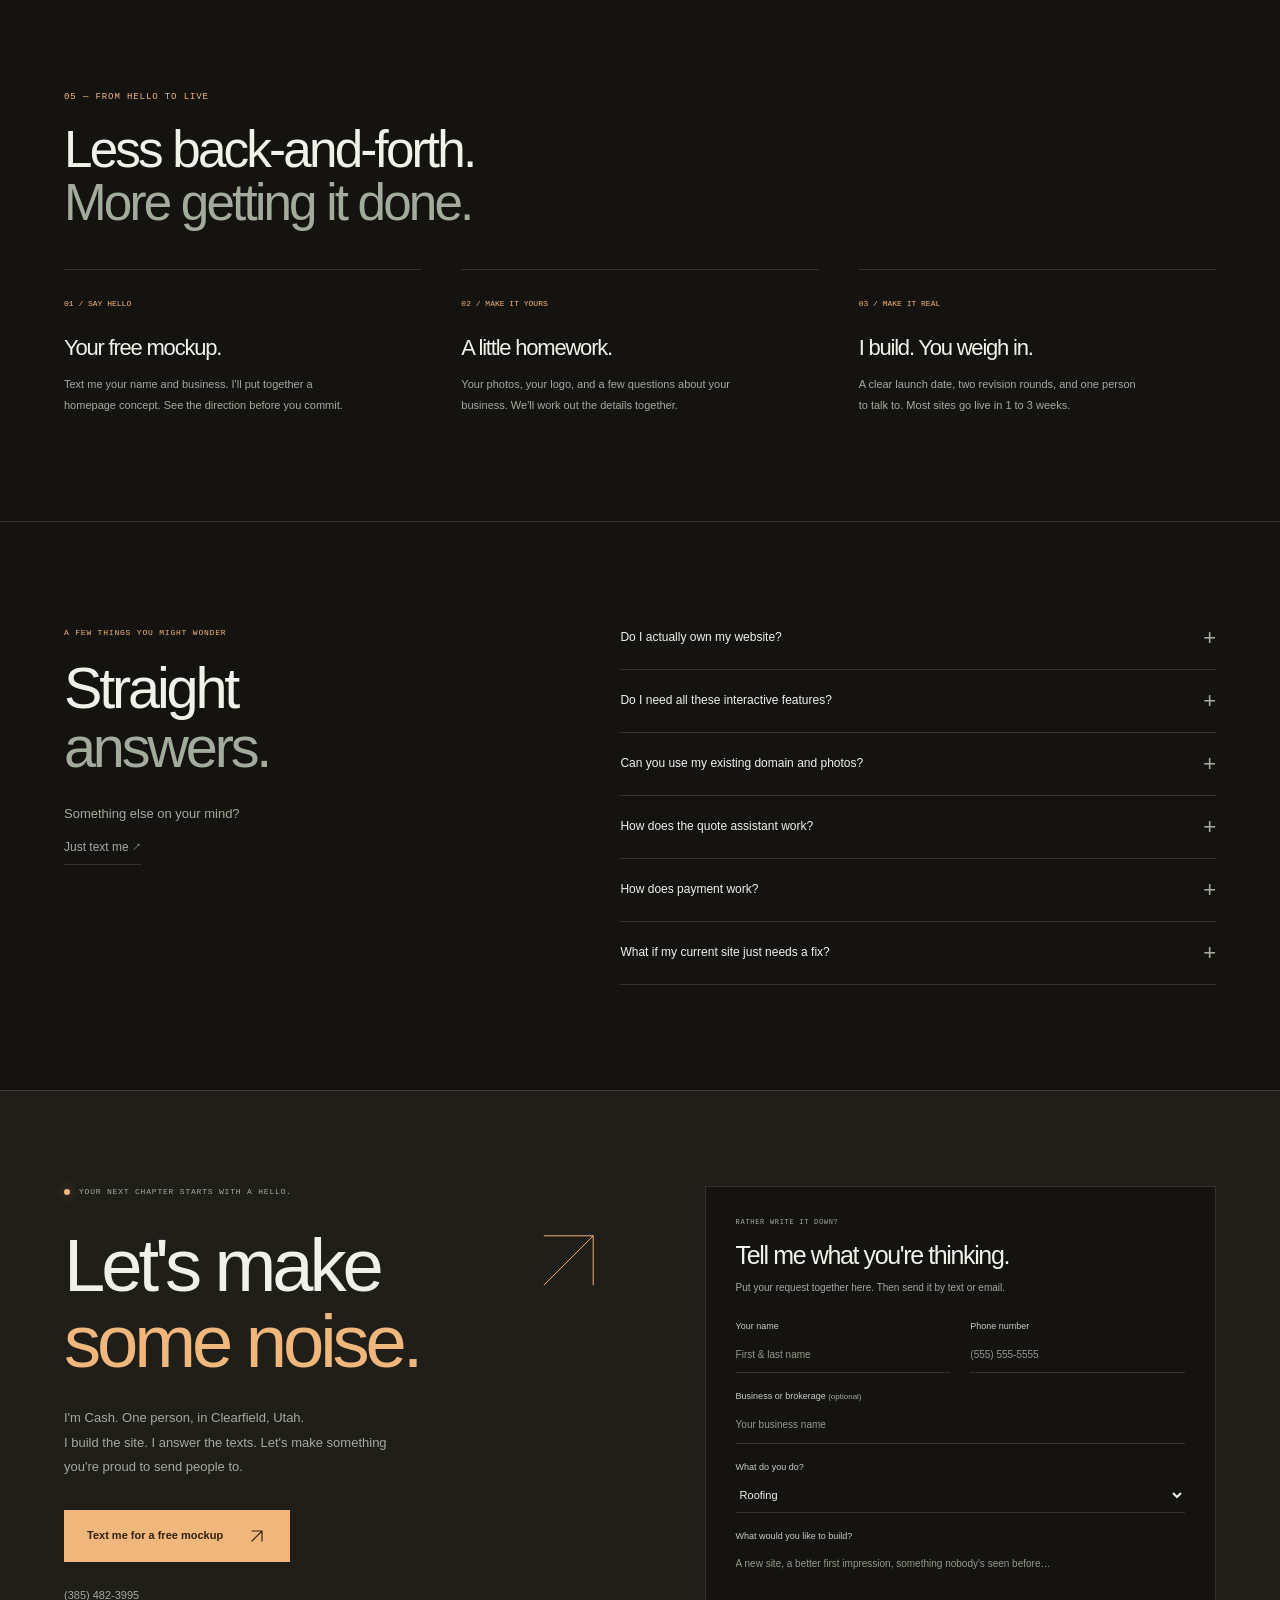
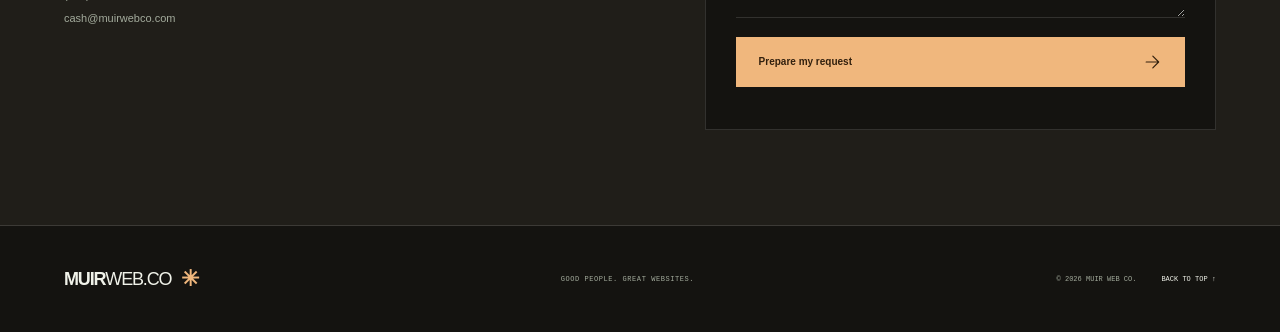
<file: contractors/index.html>
<!doctype html><html lang="en"><head><meta charset="utf-8"><title>Muir Web Co. | Websites for Utah Tradesmen</title><meta http-equiv="refresh" content="0; url=/?for=contractors"><script>location.replace('/?for=contractors'+location.hash);</script></head><body><a href="/?for=contractors">Explore websites for tradesmen</a></body></html>
</file>
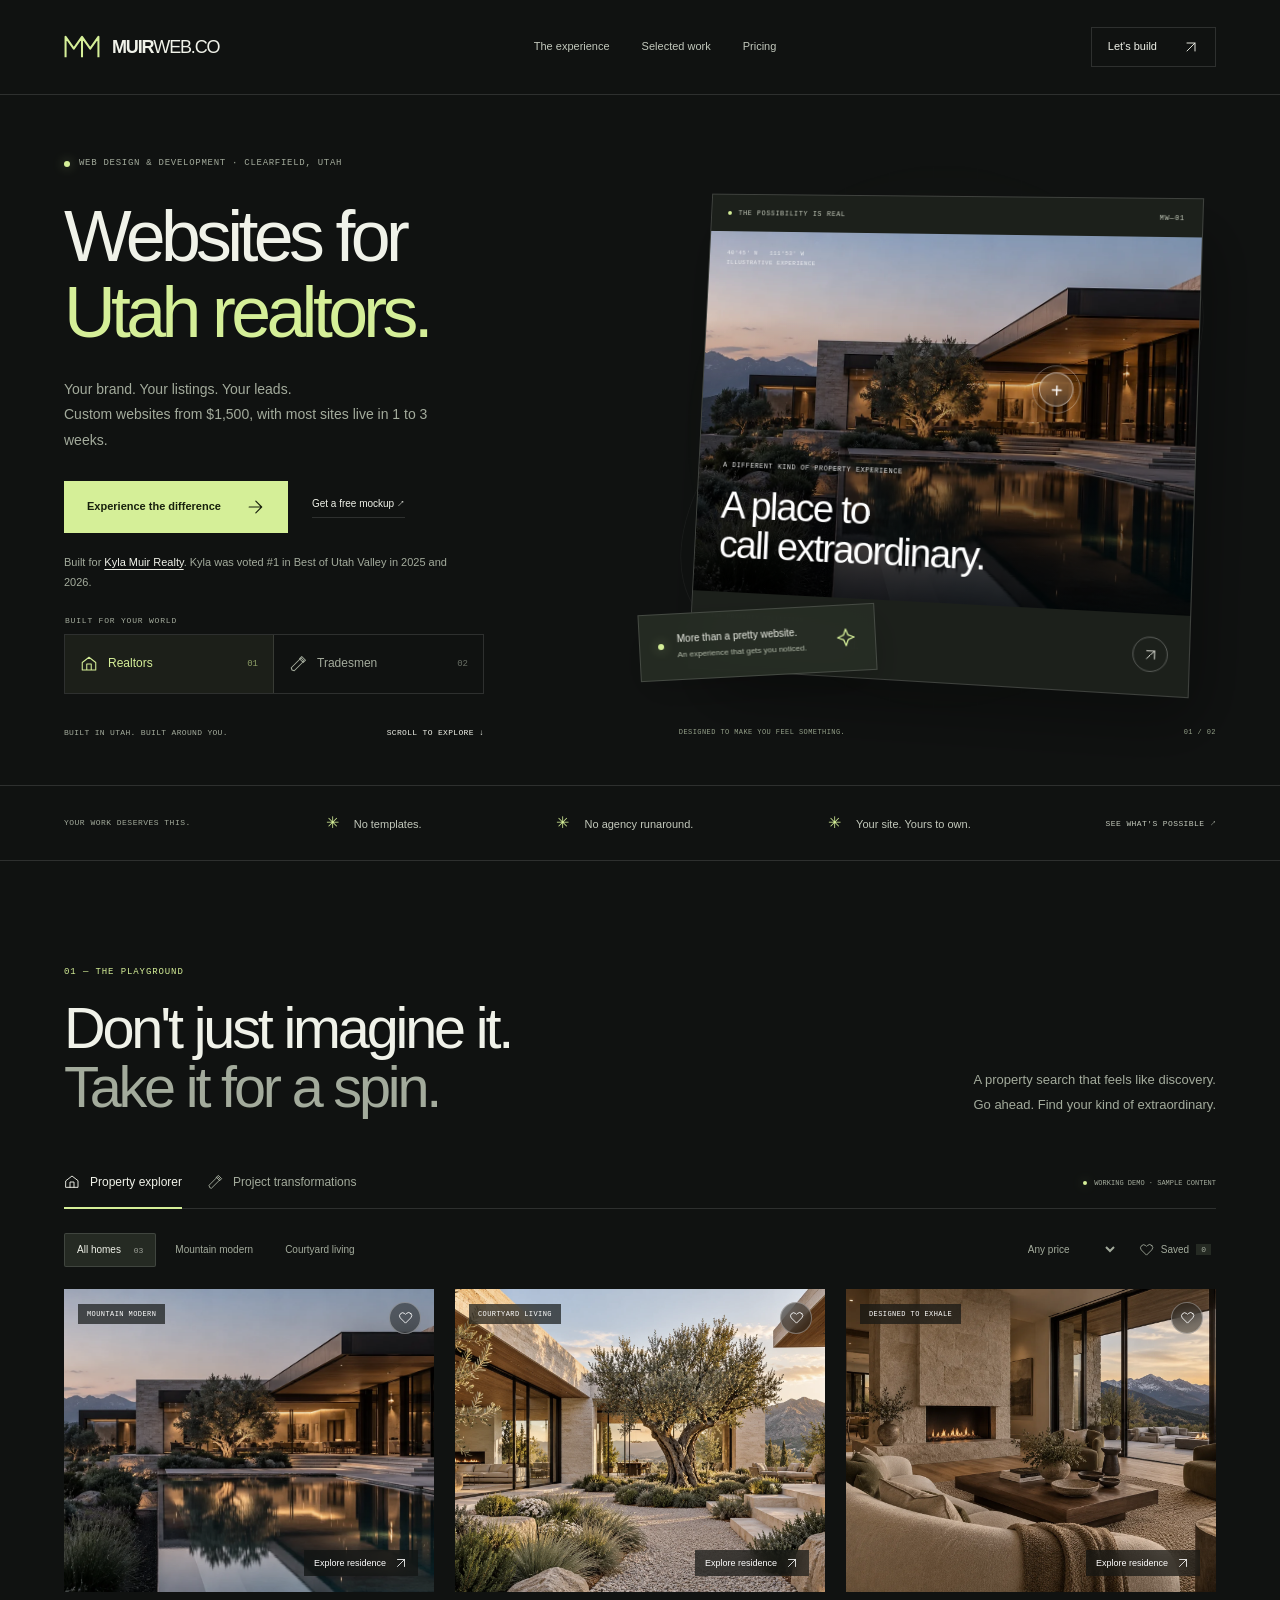
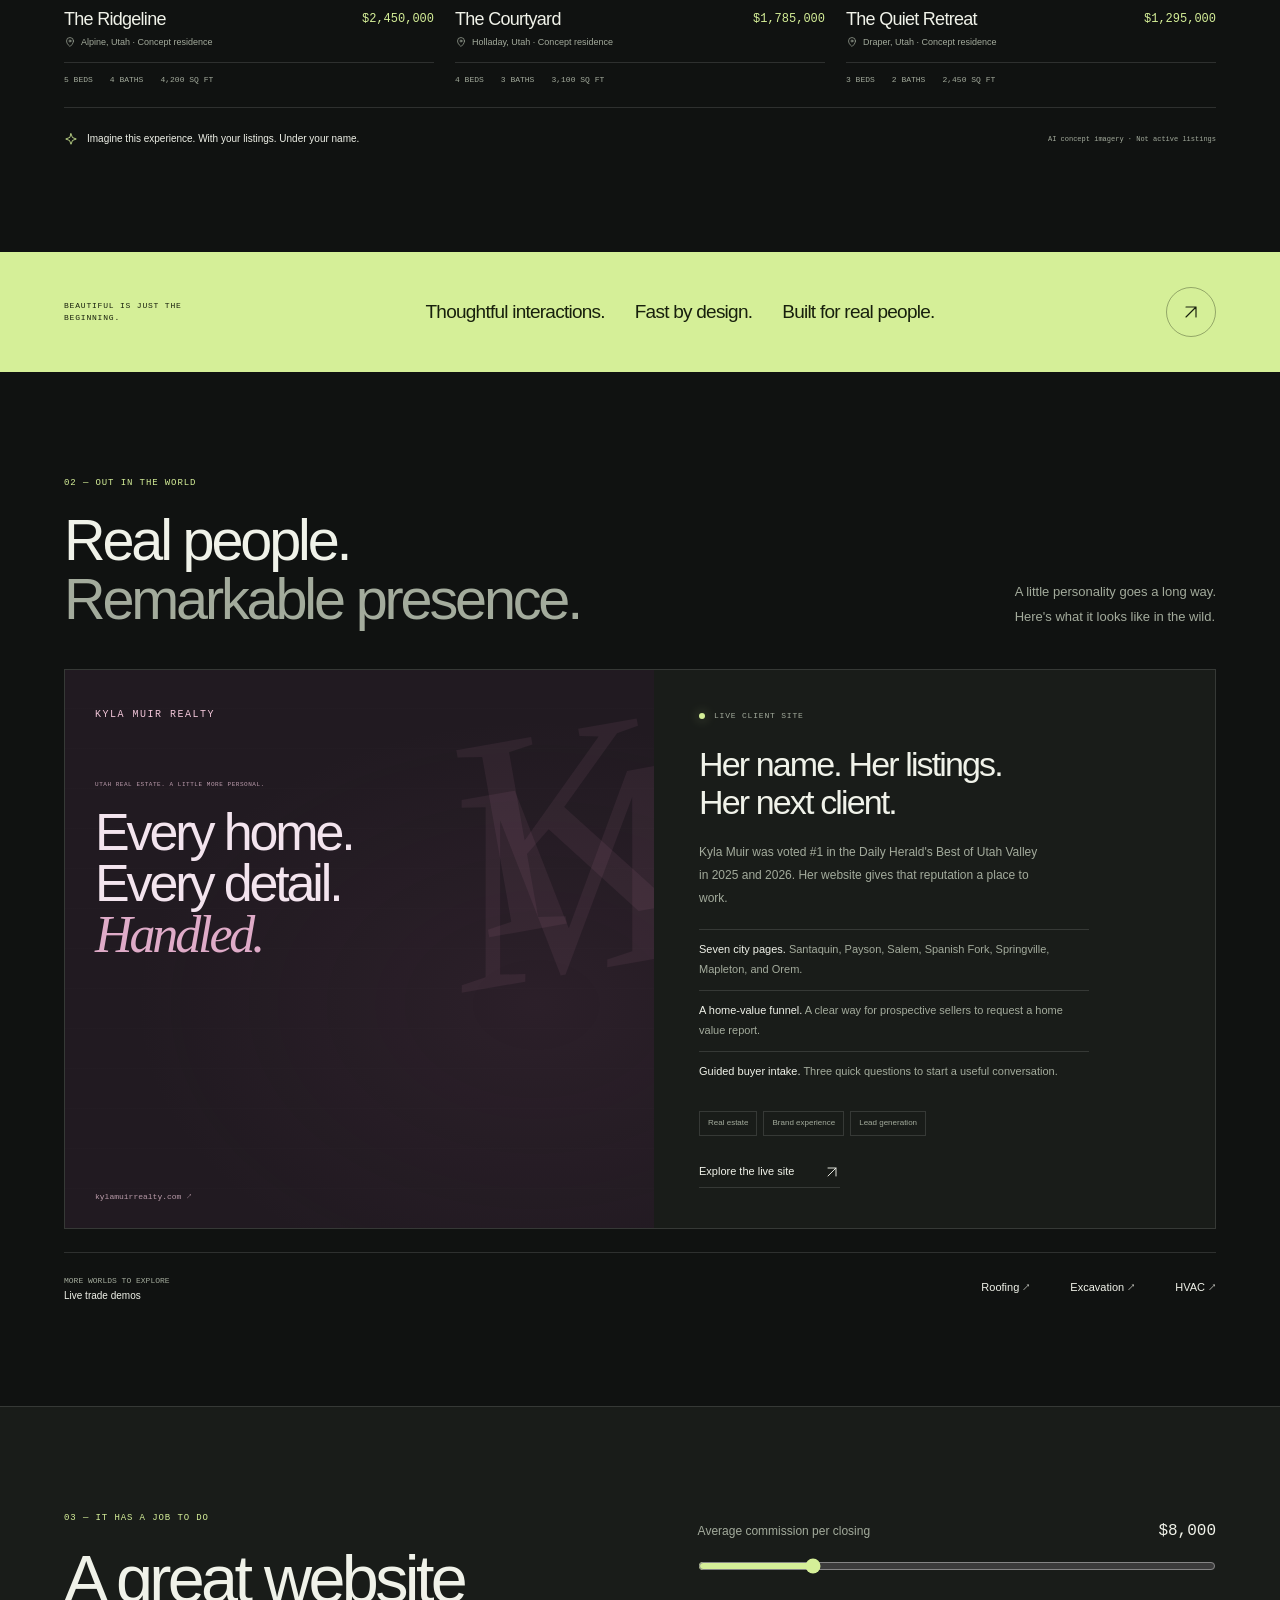
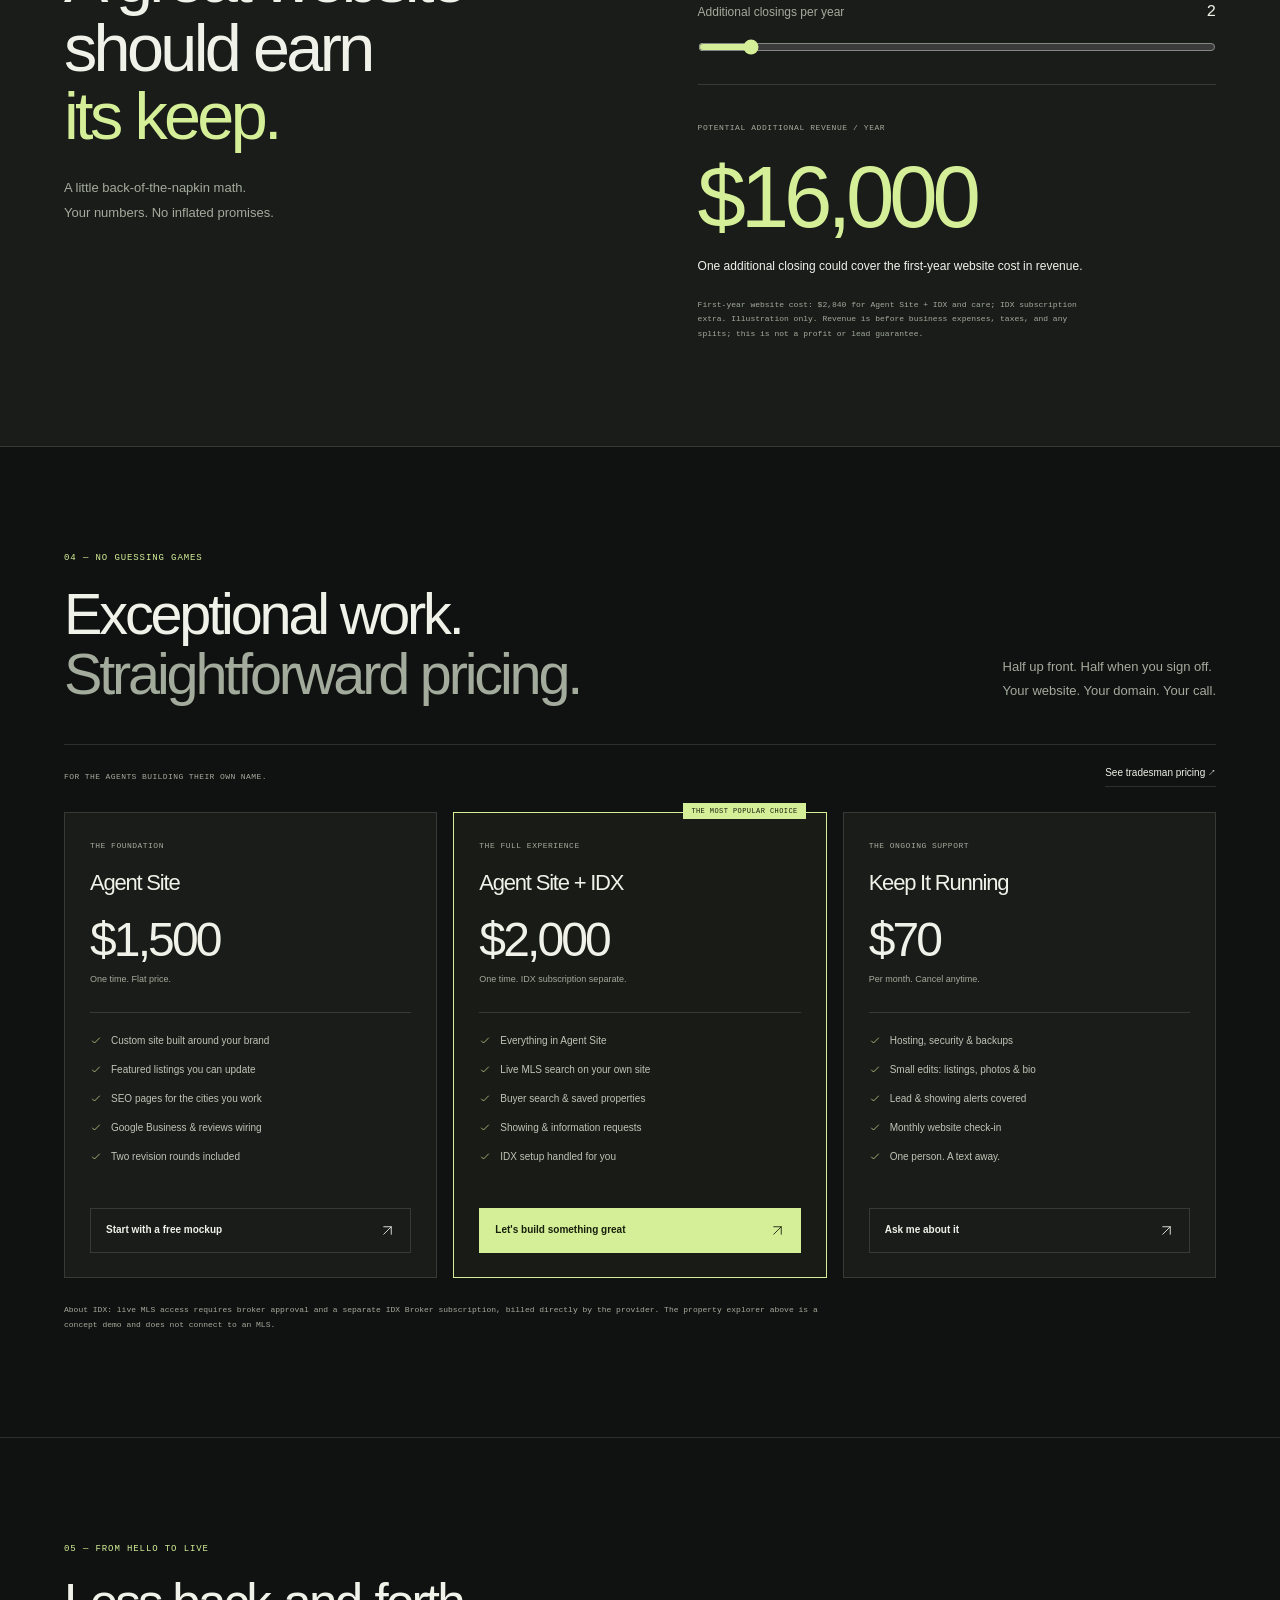
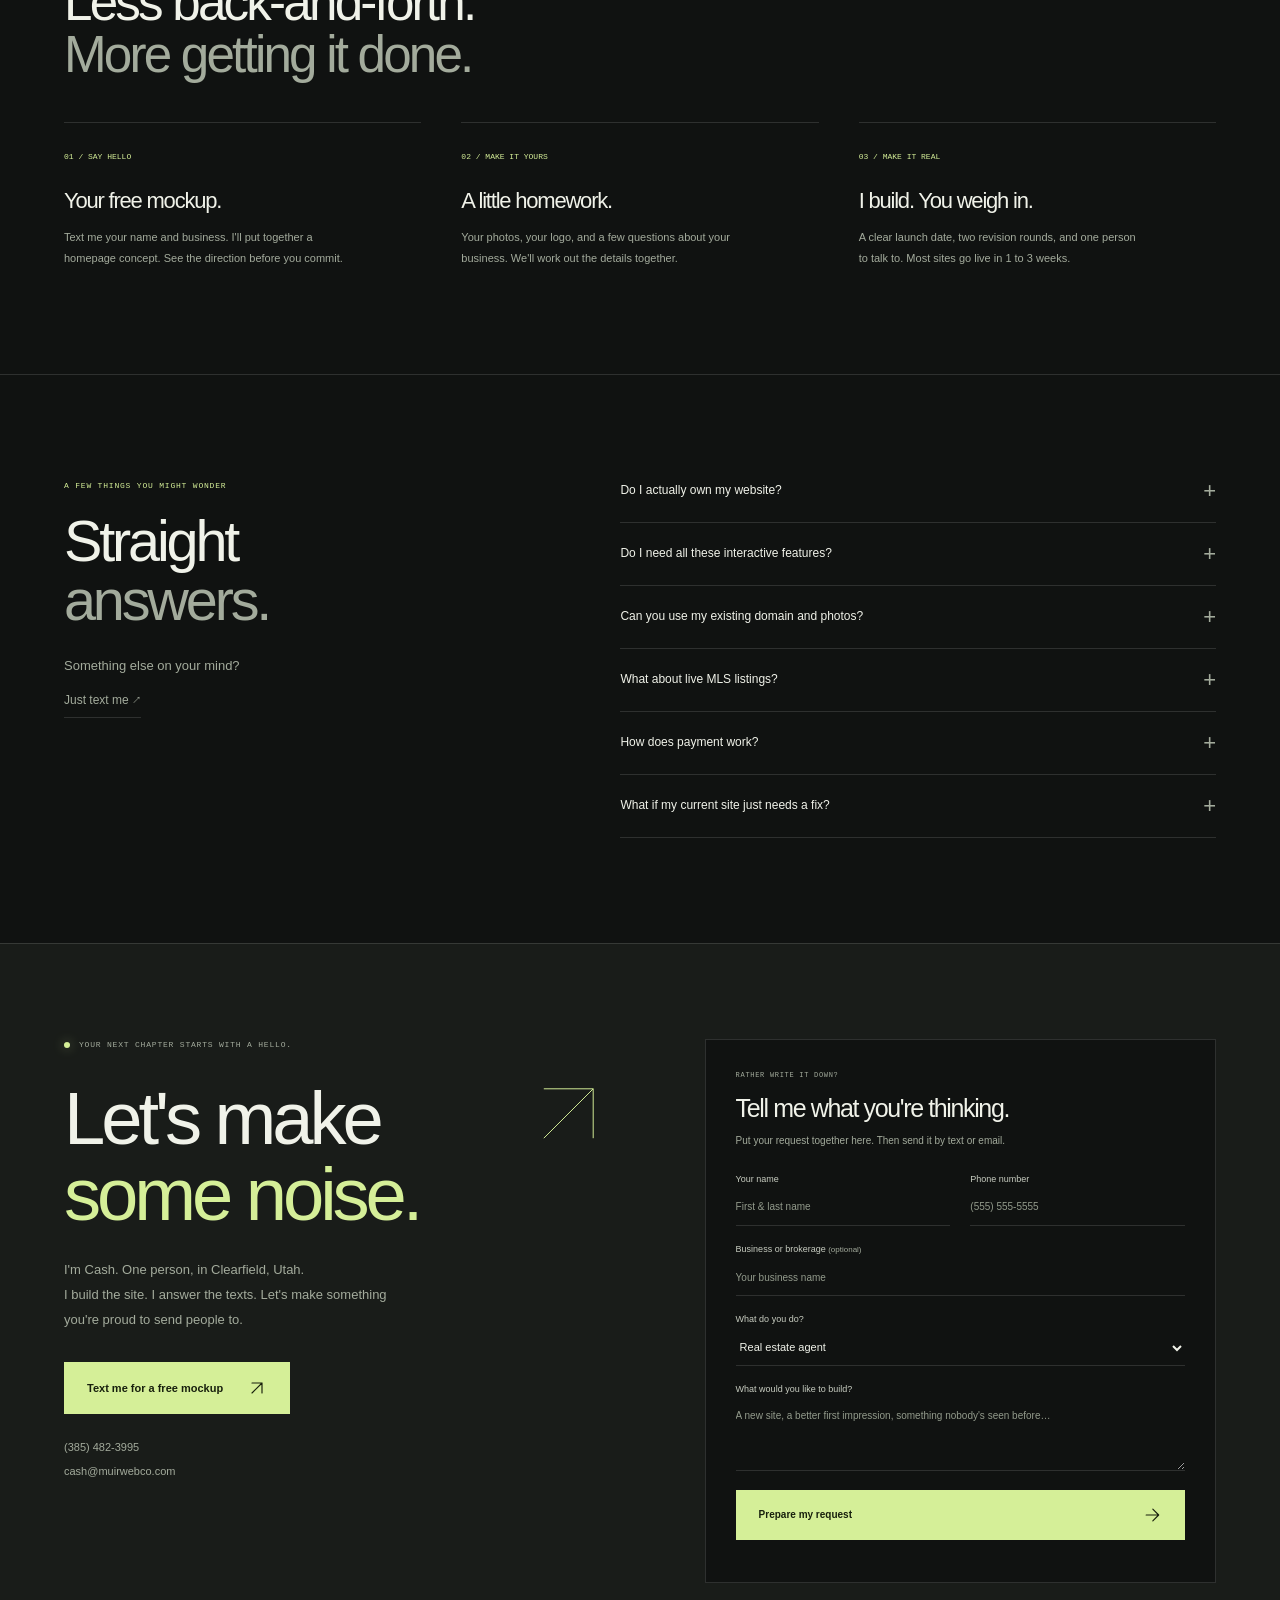
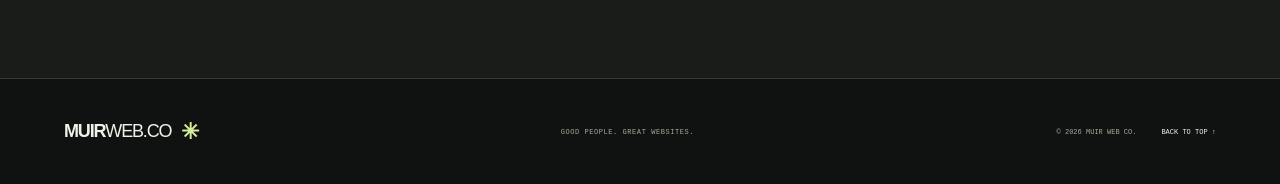
<file: realtors/index.html>
<!DOCTYPE html>
<html lang="en">
<head>
<meta charset="UTF-8">
<title>Muir Web Co. | Websites for Utah Realtors</title>
<meta http-equiv="refresh" content="0; url=/?for=realtors">
<script>location.replace('/?for=realtors' + location.hash);</script>
</head>
<body></body>
</html>
</file>
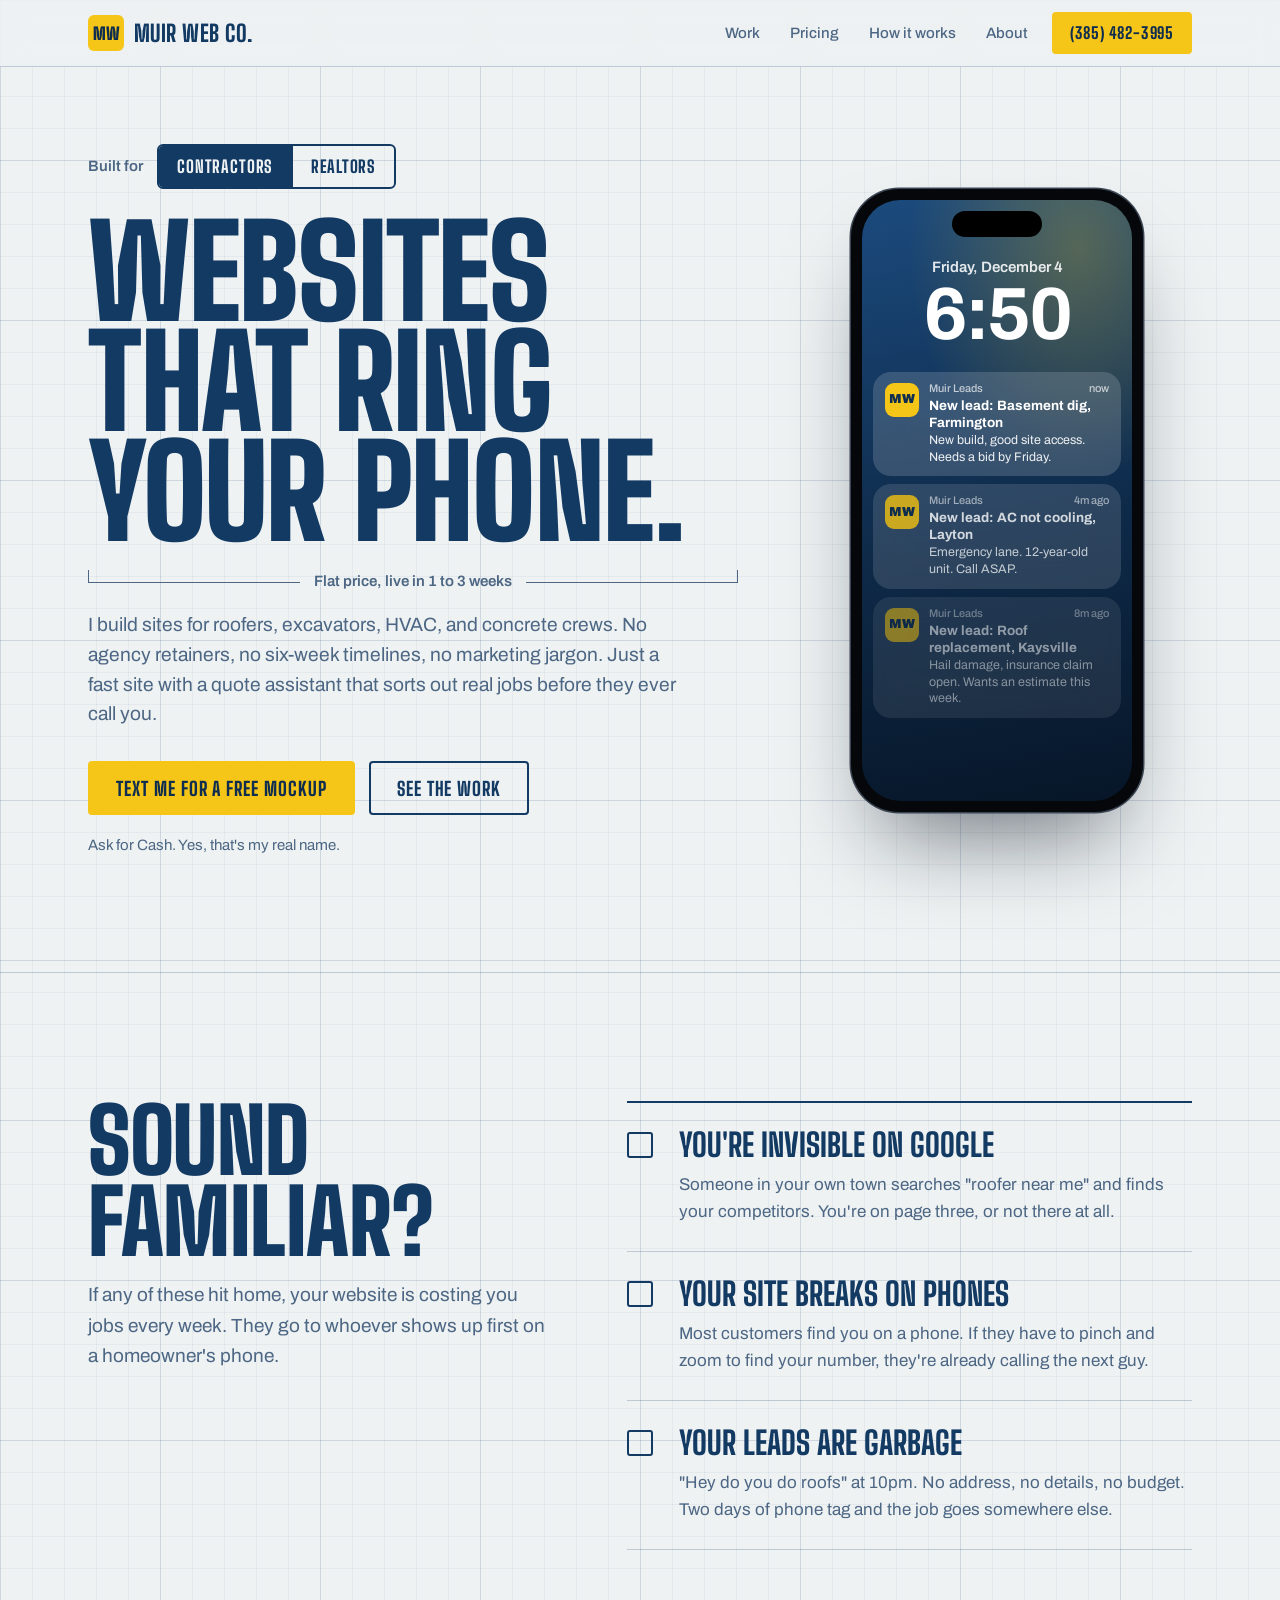
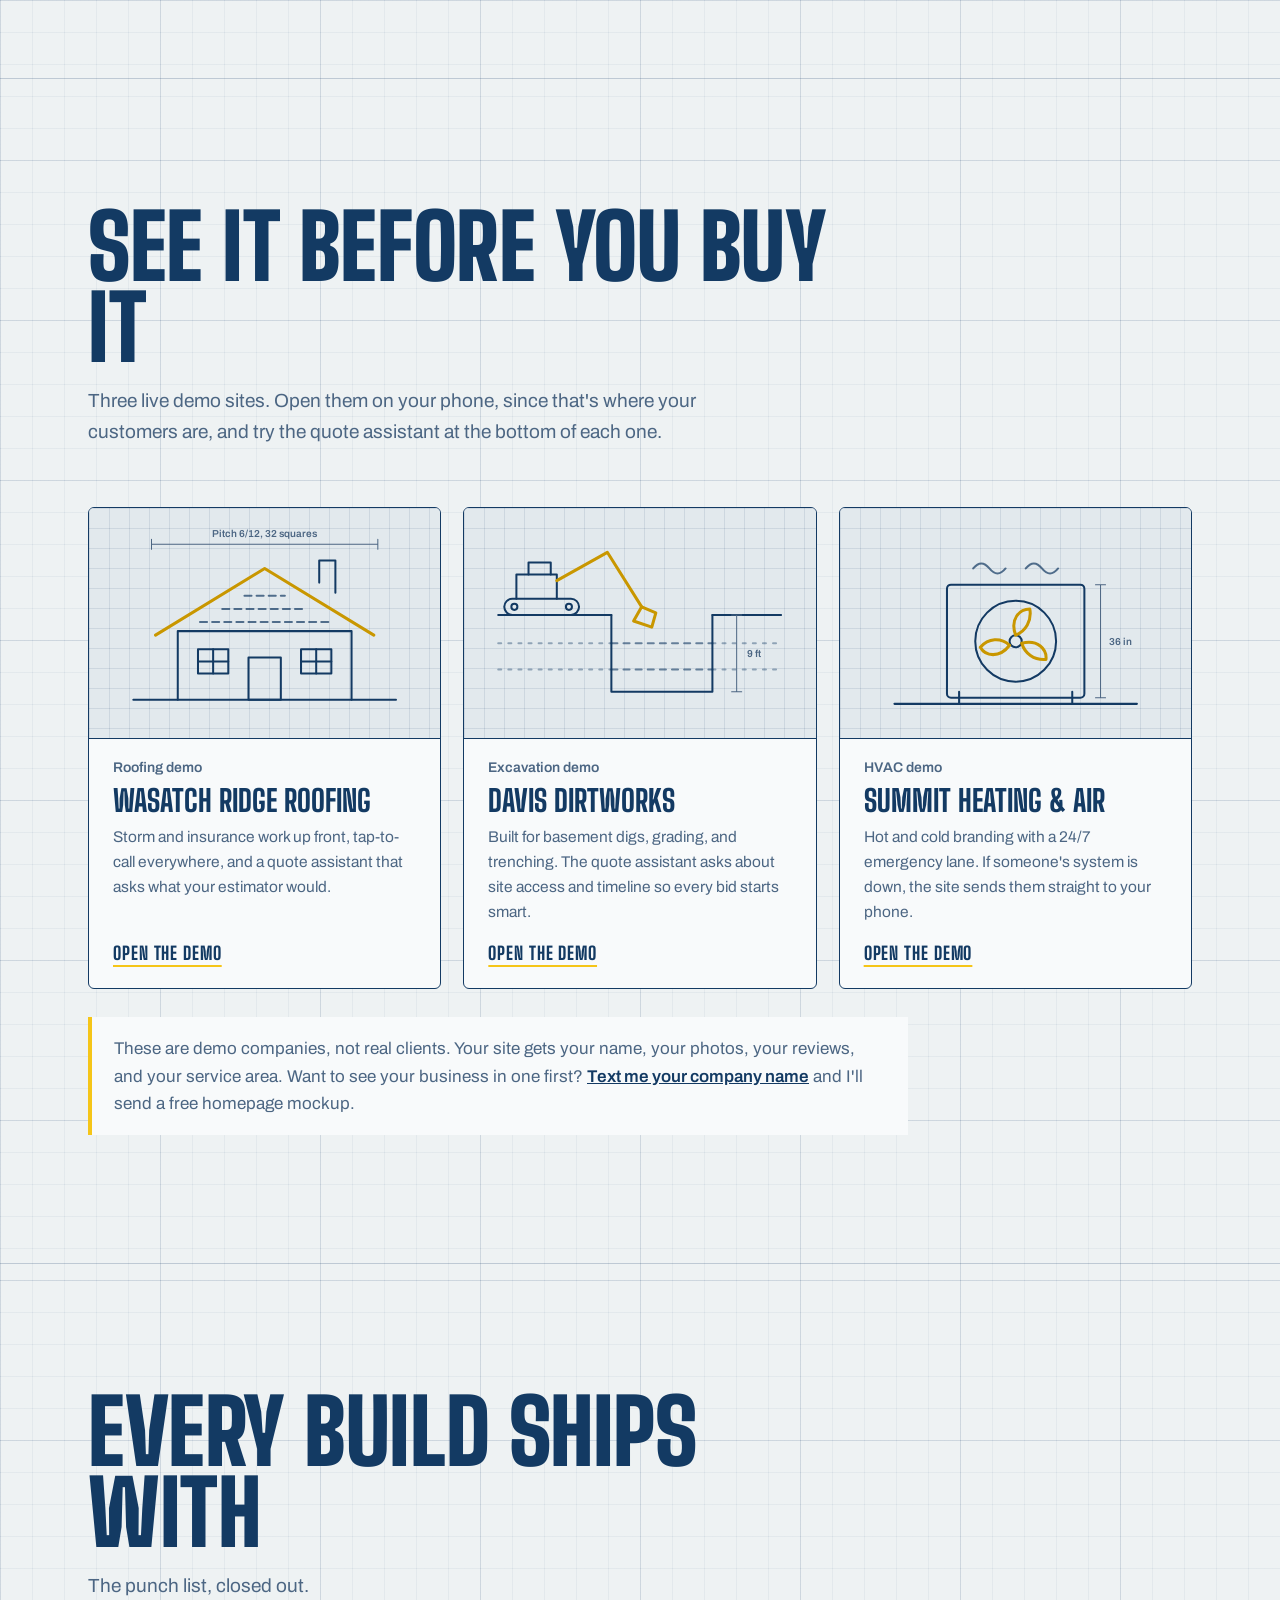
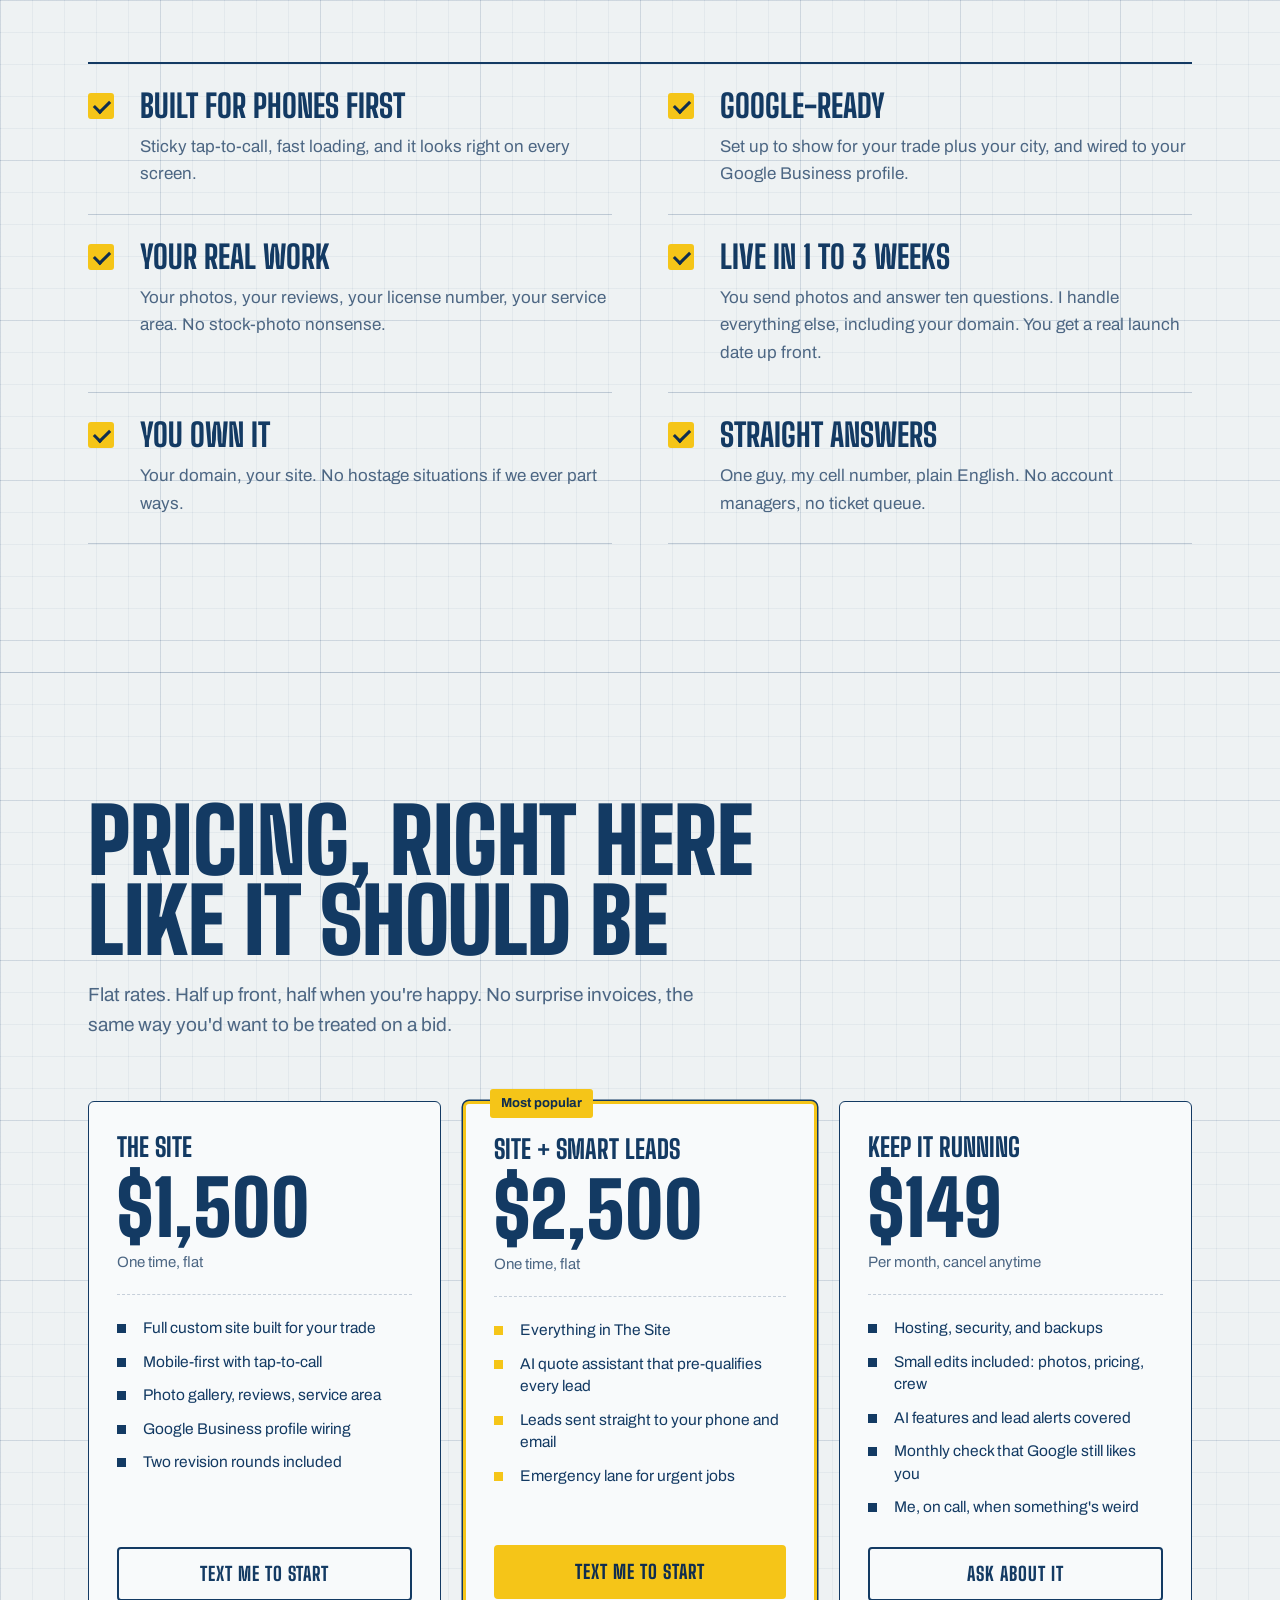
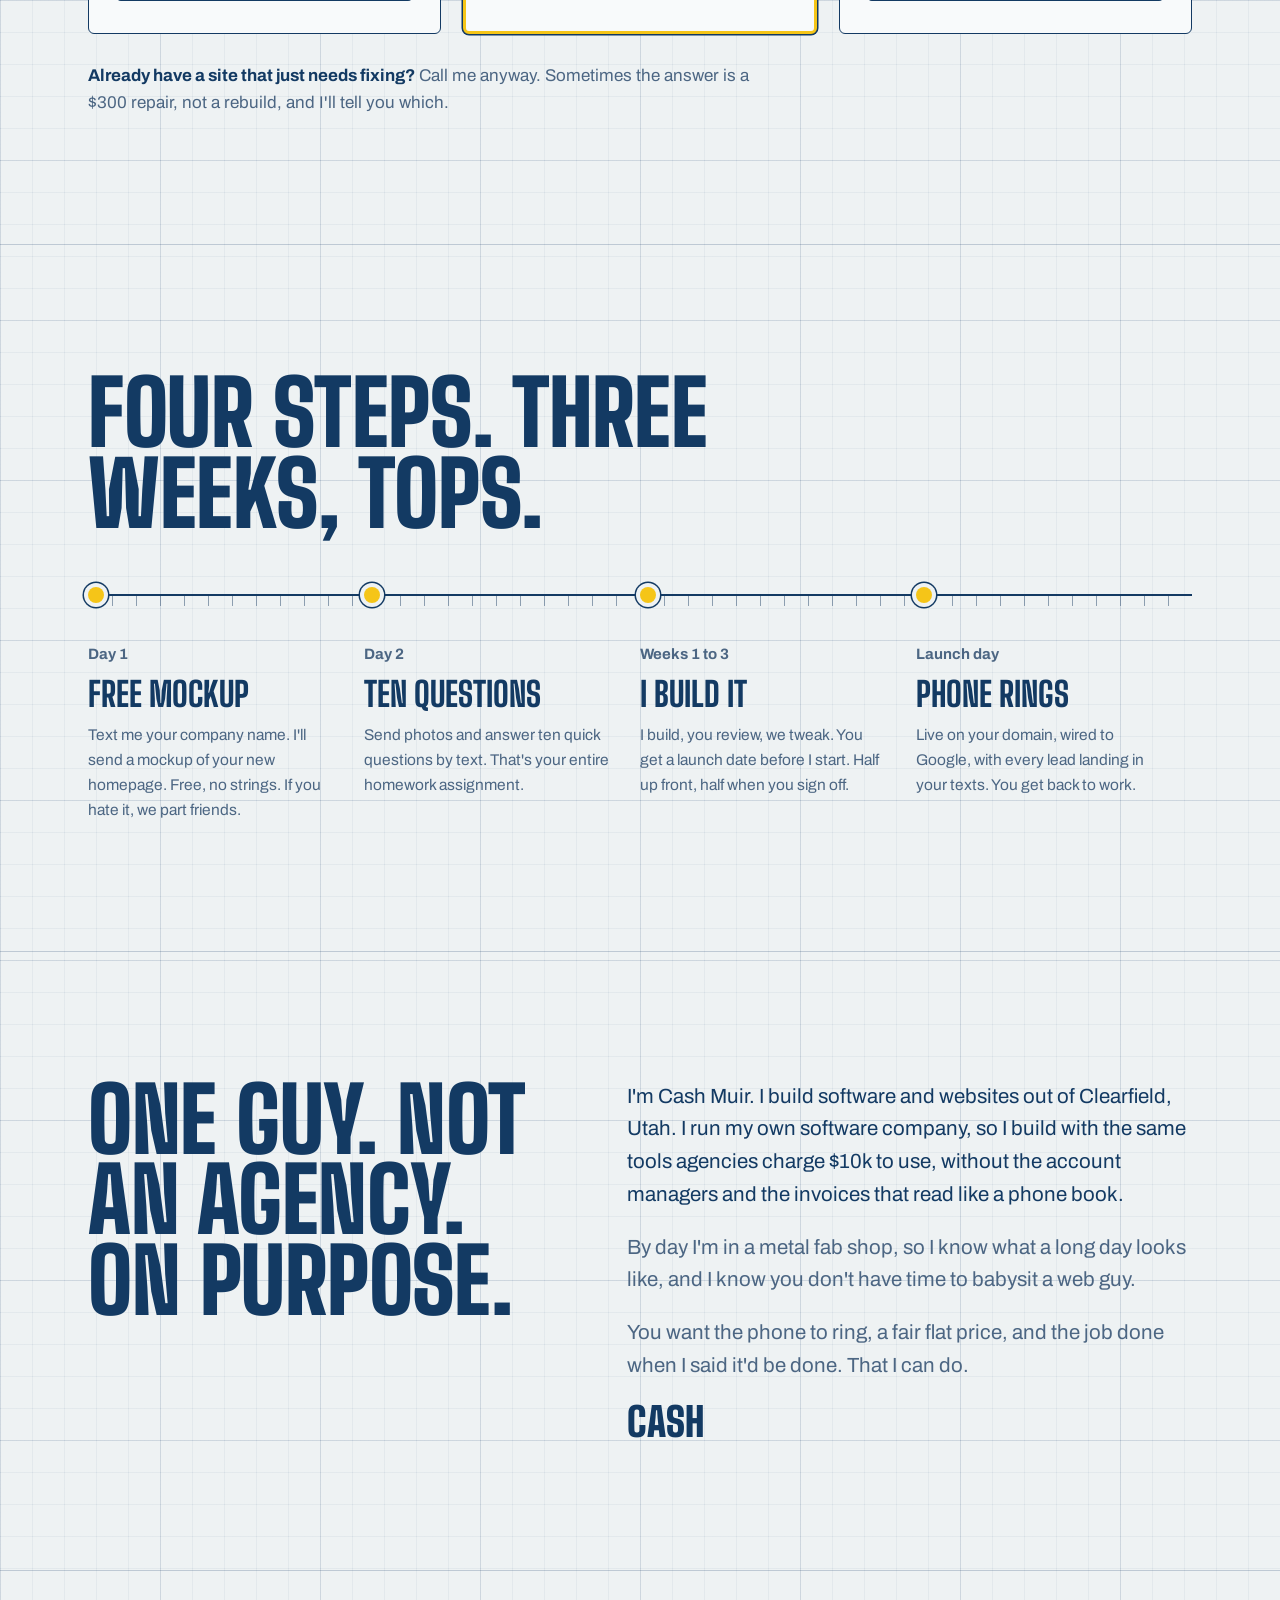
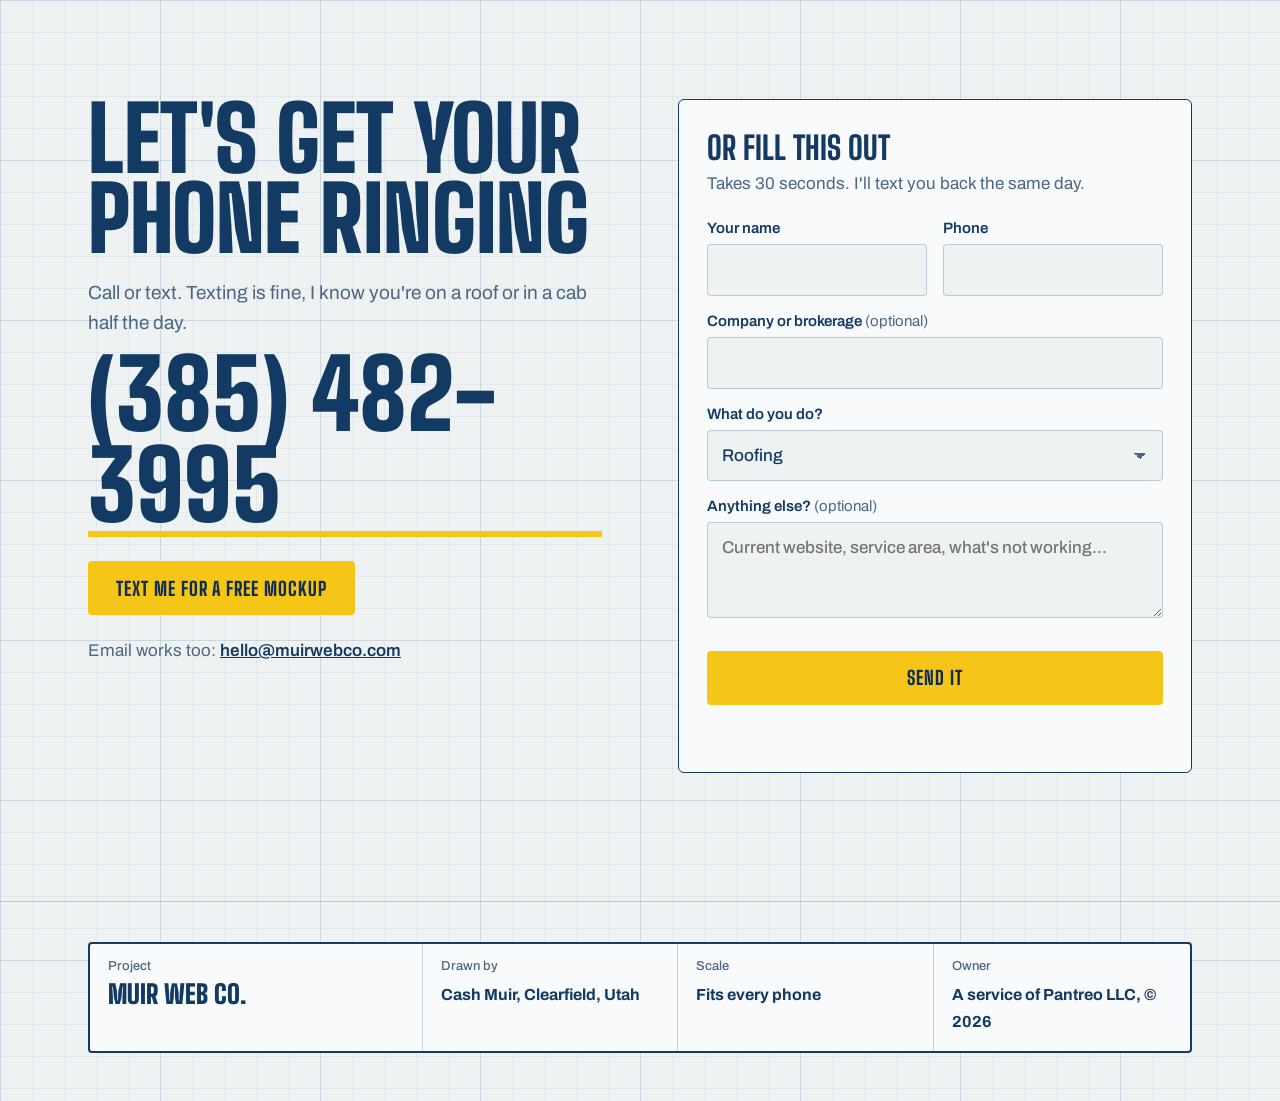
<file: index (2).html>
<!DOCTYPE html>
<html lang="en">
<head>
<meta charset="UTF-8">
<meta name="viewport" content="width=device-width, initial-scale=1">
<title>Muir Web Co. | Websites for Utah Contractors &amp; Realtors</title>
<meta name="description" content="Websites and AI lead tools for Utah contractors and real estate agents. Flat pricing, live in 1 to 3 weeks. Built by Cash Muir in Clearfield, Utah.">
<link rel="canonical" id="canon" href="https://muirwebco.com/">
<meta name="theme-color" content="#0F2D4F">
<meta property="og:type" content="website">
<meta property="og:url" content="https://muirwebco.com/">
<meta property="og:title" content="Muir Web Co. | Websites that ring your phone">
<meta property="og:description" content="Websites for Utah contractors and realtors. Flat price, live in 1 to 3 weeks. Text Cash for a free homepage mockup.">
<link rel="icon" href="data:image/svg+xml,%3Csvg xmlns='http://www.w3.org/2000/svg' viewBox='0 0 64 64'%3E%3Crect width='64' height='64' rx='12' fill='%23F5C518'/%3E%3Ctext x='32' y='45' font-family='Arial Black,Arial' font-weight='900' font-size='34' text-anchor='middle' fill='%230F2D4F'%3EMW%3C/text%3E%3C/svg%3E">
<link rel="preconnect" href="https://fonts.googleapis.com">
<link rel="preconnect" href="https://fonts.gstatic.com" crossorigin>
<link href="https://fonts.googleapis.com/css2?family=Archivo:wght@400;500;600;700&family=Big+Shoulders+Display:wght@700;800;900&family=Syncopate:wght@400;700&display=swap" rel="stylesheet">
<script type="application/ld+json">
{
  "@context": "https://schema.org",
  "@type": "ProfessionalService",
  "name": "Muir Web Co.",
  "url": "https://muirwebco.com/",
  "telephone": "+1-385-482-3995",
  "email": "hello@muirwebco.com",
  "description": "Websites and AI lead tools for Utah contractors and real estate agents.",
  "areaServed": { "@type": "State", "name": "Utah" },
  "address": { "@type": "PostalAddress", "addressLocality": "Clearfield", "addressRegion": "UT", "addressCountry": "US" },
  "founder": { "@type": "Person", "name": "Cash Muir" },
  "priceRange": "$$"
}
</script>
<style>
/* =====================================================================
   CONTRACTOR SKIN (default): blueprint + safety yellow
   Light = whiteprint, dark = cyanotype
   ===================================================================== */
:root{
  --bg:#EEF2F3;
  --bg-2:#E2E9ED;
  --card:#F8FAFB;
  --ink:#133A63;
  --ink-2:#4C6683;
  --line:rgba(19,58,99,.22);
  --grid:rgba(19,58,99,.05);
  --grid-2:rgba(19,58,99,.10);
  --hi:#F5C518;
  --hi-ink:#0F2D4F;
  --hi-line:#C99700;
  --metal:#F5C518;
  --metal-hover:#FFD84A;
  --wall:radial-gradient(90% 55% at 80% 8%,rgba(245,197,24,.28),transparent 70%),linear-gradient(170deg,#1b4a7d 0%,#0e2a49 55%,#071628 100%);
  --display:'Big Shoulders Display', Impact, 'Arial Narrow', sans-serif;
  --body:'Archivo', system-ui, -apple-system, 'Segoe UI', sans-serif;
  color-scheme:light;
}
@media (prefers-color-scheme: dark){
  :root{
    --bg:#0F2D4F;
    --bg-2:#0C2643;
    --card:#123459;
    --ink:#EAF1F8;
    --ink-2:#A9BDD3;
    --line:rgba(220,235,255,.22);
    --grid:rgba(200,225,255,.05);
    --grid-2:rgba(200,225,255,.10);
    --hi-line:#F5C518;
    color-scheme:dark;
  }
}

*{box-sizing:border-box;margin:0;padding:0}
html{scroll-behavior:smooth;-webkit-text-size-adjust:100%}
body{
  background-color:var(--bg);
  background-image:
    linear-gradient(var(--grid-2) 1px,transparent 1px),
    linear-gradient(90deg,var(--grid-2) 1px,transparent 1px),
    linear-gradient(var(--grid) 1px,transparent 1px),
    linear-gradient(90deg,var(--grid) 1px,transparent 1px);
  background-size:160px 160px,160px 160px,32px 32px,32px 32px;
  color:var(--ink);
  font:400 17px/1.6 var(--body);
  transition:background-color .5s,color .5s;
}
img,svg{display:block;max-width:100%}
a{color:inherit}
:focus-visible{outline:3px solid var(--hi);outline-offset:3px}
.wrap{max-width:1200px;margin:0 auto;padding:0 clamp(20px,5vw,48px)}

/* Show only the current audience's content */
body[data-mode="trade"] [data-for="agent"],
body[data-mode="agent"] [data-for="trade"]{display:none!important}
.swap{animation:swapIn .4s ease backwards}
@keyframes swapIn{from{opacity:0;transform:translateY(6px)}}

/* ---------- Header ---------- */
.site-head{
  position:sticky;top:0;z-index:50;
  background:color-mix(in srgb,var(--bg) 86%,transparent);
  -webkit-backdrop-filter:blur(12px);backdrop-filter:blur(12px);
  border-bottom:1px solid var(--line);
}
.head-in{display:flex;align-items:center;justify-content:space-between;gap:24px;height:66px}
.logo{display:flex;align-items:center;gap:10px;text-decoration:none}
.logo-mark{display:grid;place-items:center;width:36px;height:36px;border-radius:6px;background:var(--metal);color:var(--hi-ink);font:900 17px/1 var(--display)}
.logo-word{font:800 23px/1 var(--display);text-transform:uppercase;letter-spacing:.02em}
.nav{display:flex;gap:30px;margin-left:auto}
.nav a{font:500 15px/1 var(--body);color:var(--ink-2);text-decoration:none}
.nav a:hover{color:var(--ink)}
@media (max-width:880px){.nav{display:none}}

/* ---------- Buttons ---------- */
.btn{
  display:inline-flex;align-items:center;justify-content:center;gap:10px;
  min-height:54px;padding:0 26px;border-radius:4px;
  font:800 19px/1 var(--display);text-transform:uppercase;letter-spacing:.05em;
  text-decoration:none;text-align:center;cursor:pointer;border:2px solid var(--ink);
  transition:background .2s,color .2s,border-color .2s,transform .2s;
}
.btn-hi{background:var(--metal);color:var(--hi-ink);border-color:var(--hi)}
.btn-hi:hover{background:var(--metal-hover)}
.btn-line{background:transparent;color:var(--ink)}
.btn-line:hover{background:var(--ink);color:var(--bg)}
.btn-sm{min-height:42px;padding:0 16px;font-size:16px}
.head-call .short{display:none}
@media (max-width:440px){.head-call .long{display:none}.head-call .short{display:inline}}

/* ---------- Hero ---------- */
.hero{position:relative;overflow-x:clip;padding:clamp(36px,6vw,80px) 0 clamp(72px,9vw,120px)}
.hero-grid{display:grid;grid-template-columns:1.25fr .75fr;gap:clamp(36px,5vw,72px);align-items:center}
@media (max-width:960px){.hero-grid{grid-template-columns:1fr}}
.switch{display:inline-flex;align-items:center;gap:14px;margin-bottom:28px;flex-wrap:wrap}
.switch-label{font:600 15px/1 var(--body);color:var(--ink-2)}
.seg{display:inline-flex;border:2px solid var(--ink);border-radius:6px;overflow:hidden}
.seg button{
  appearance:none;border:0;background:transparent;color:var(--ink);cursor:pointer;
  font:800 17px/1 var(--display);text-transform:uppercase;letter-spacing:.05em;
  padding:12px 18px;transition:background .25s,color .25s;
}
.seg button+button{border-left:2px solid var(--ink)}
.seg button[aria-pressed="true"]{background:var(--ink);color:var(--bg)}
h1{font:900 clamp(60px,10vw,136px)/.86 var(--display);text-transform:uppercase;letter-spacing:-.01em}
h1 span{display:block}
.dimline{display:flex;align-items:center;gap:14px;margin:22px 0 26px;font:600 15px/1 var(--body);color:var(--ink-2);white-space:nowrap}
.dimline::before,.dimline::after{content:"";flex:1;height:12px;border-bottom:1.5px solid var(--ink-2)}
.dimline::before{border-left:1.5px solid var(--ink-2)}
.dimline::after{border-right:1.5px solid var(--ink-2)}
.dimline span{transform:translateY(5px)}
.lede{font-size:clamp(17px,1.5vw,20px);line-height:1.55;color:var(--ink-2);max-width:54ch;margin-bottom:32px}
.cta-row{display:flex;flex-wrap:wrap;gap:14px;margin-bottom:18px}
.fine{font-size:15px;color:var(--ink-2)}

/* Phone */
.phone-stage{position:relative;display:flex;justify-content:center}
.phone{
  position:relative;z-index:1;width:min(292px,72vw);aspect-ratio:9/19.2;
  border-radius:48px;background:#05070a;padding:11px;
  box-shadow:0 0 0 1.5px #3a4452,0 50px 90px -30px rgba(5,15,30,.55);
}
.island{position:absolute;top:22px;left:50%;transform:translateX(-50%);width:90px;height:26px;border-radius:20px;background:#000;z-index:3}
.screen{position:relative;height:100%;border-radius:38px;overflow:hidden;color:#fff;padding:58px 11px 12px;background:var(--wall)}
.lock-date{text-align:center;font:600 15px/1.2 var(--body);opacity:.88}
.lock-time{text-align:center;font:700 74px/1 var(--body);letter-spacing:-.03em;margin:2px 0 20px;font-variant-numeric:tabular-nums}
.feed{display:flex;flex-direction:column;gap:8px}
.note{display:flex;gap:10px;padding:11px 12px;border-radius:18px;background:rgba(255,255,255,.16);-webkit-backdrop-filter:blur(18px);backdrop-filter:blur(18px);transition:opacity .4s}
.note.new{animation:noteIn .55s cubic-bezier(.2,.9,.3,1.15) backwards}
@keyframes noteIn{from{opacity:0;transform:translateY(-16px) scale(.95)}}
.note:nth-child(2){opacity:.82}
.note:nth-child(3){opacity:.55}
.note-icon{flex:none;width:34px;height:34px;border-radius:9px;background:var(--metal);color:var(--hi-ink);display:grid;place-items:center;font:900 13px/1 var(--body)}
.note-body{min-width:0;flex:1}
.note-top{display:flex;justify-content:space-between;font:500 11px/1 var(--body);opacity:.7;margin-bottom:4px}
.note-title{font:700 13.5px/1.25 var(--body)}
.note-text{font:400 12.5px/1.35 var(--body);opacity:.92}
.spot{display:none}

/* ---------- Sections ---------- */
.sec{padding:clamp(80px,10vw,132px) 0;border-top:1px solid var(--line)}
.sec-head{margin-bottom:clamp(40px,5vw,60px);max-width:760px}
h2{font:900 clamp(46px,7vw,92px)/.9 var(--display);text-transform:uppercase;letter-spacing:-.005em;margin-bottom:18px}
.sec-lede{font-size:clamp(17px,1.5vw,19px);color:var(--ink-2);max-width:56ch}
.split{display:grid;grid-template-columns:.9fr 1.1fr;gap:clamp(40px,6vw,96px);align-items:start}
@media (max-width:900px){.split{grid-template-columns:1fr}}

/* Punch list */
.punch{list-style:none;border-top:2px solid var(--ink)}
.punch li{display:grid;grid-template-columns:34px 1fr;gap:18px;padding:26px 0;border-bottom:1px solid var(--line)}
.box{width:26px;height:26px;border:2px solid var(--ink);border-radius:3px;margin-top:3px;position:relative}
.punch.done .box{background:var(--metal);border-color:var(--hi)}
.punch.done .box::after{content:"";position:absolute;left:7px;top:2px;width:7px;height:13px;border:solid var(--hi-ink);border-width:0 3px 3px 0;transform:rotate(45deg)}
.punch h3{font:800 clamp(26px,2.6vw,32px)/1.05 var(--display);text-transform:uppercase;margin-bottom:8px}
.punch p{color:var(--ink-2);max-width:56ch}
.punch.cols{display:grid;grid-template-columns:1fr 1fr;column-gap:56px}
@media (max-width:760px){.punch.cols{grid-template-columns:1fr}}

/* Demo sheets */
.grid-3{display:grid;grid-template-columns:repeat(3,1fr);gap:22px}
@media (max-width:960px){.grid-3{grid-template-columns:1fr 1fr}}
@media (max-width:640px){.grid-3{grid-template-columns:1fr}}
.sheet{display:flex;flex-direction:column;text-decoration:none;background:var(--card);border:1.5px solid var(--ink);border-radius:6px;overflow:hidden;transition:transform .2s}
a.sheet:hover{transform:translateY(-3px)}
.art{
  aspect-ratio:16/10;border-bottom:1.5px solid var(--ink);padding:14px;background-color:var(--bg-2);
  background-image:linear-gradient(var(--grid-2) 1px,transparent 1px),linear-gradient(90deg,var(--grid-2) 1px,transparent 1px);
  background-size:20px 20px;color:var(--ink);
}
.art svg{width:100%;height:100%}
.art .hl{stroke:var(--hi-line)}
.art .dim{stroke:var(--ink-2);stroke-width:1}
.art text{fill:var(--ink-2);stroke:none;font:600 10px var(--body)}
.sheet-body{padding:22px 24px 26px;display:flex;flex-direction:column;flex:1}
.sheet-kind{font:600 14px/1 var(--body);color:var(--ink-2);margin-bottom:10px}
.sheet h3{font:800 30px/1 var(--display);text-transform:uppercase;margin-bottom:10px}
.sheet p{color:var(--ink-2);font-size:15.5px;margin-bottom:20px;flex:1}
.open{font:800 18px/1 var(--display);text-transform:uppercase;letter-spacing:.05em;text-decoration:underline;text-decoration-color:var(--hi);text-decoration-thickness:2px;text-underline-offset:5px}
.note-under{margin-top:28px;padding:18px 22px;border-left:4px solid var(--hi);background:var(--card);color:var(--ink-2);max-width:820px}
.note-under a{color:var(--ink);font-weight:600}

/* Pricing */
.prices{display:grid;grid-template-columns:repeat(3,1fr);gap:22px;align-items:stretch}
@media (max-width:960px){.prices{grid-template-columns:1fr;max-width:520px}}
.price{position:relative;display:flex;flex-direction:column;padding:32px 28px;background:var(--card);border:1.5px solid var(--ink);border-radius:6px}
.price.top{border-width:3px;border-color:var(--hi);box-shadow:0 0 0 1.5px var(--ink)}
.tagline{position:absolute;top:-15px;left:24px;background:var(--metal);color:var(--hi-ink);font:700 13px/1 var(--body);padding:8px 11px;border-radius:3px}
.price-name{font:800 26px/1 var(--display);text-transform:uppercase;margin-bottom:16px}
.price-amt{font:900 76px/.85 var(--display)}
.price-per{color:var(--ink-2);font-size:15px;margin:10px 0 22px;padding-bottom:20px;border-bottom:1.5px dashed var(--line)}
.price ul{list-style:none;display:grid;align-content:start;gap:11px;margin-bottom:28px;flex:1}
.price li{display:grid;grid-template-columns:16px 1fr;gap:10px;font-size:15.5px;line-height:1.45}
.price li::before{content:"";width:9px;height:9px;margin-top:7px;background:var(--ink)}
.price.top li::before{background:var(--hi)}
.price .btn{width:100%}
.addon{margin:-8px 0 24px;padding:12px 14px;border:1.5px dashed var(--ink-2);border-radius:4px;font-size:14.5px;line-height:1.45;color:var(--ink-2)}
.addon strong{color:var(--ink)}
.price-foot{margin-top:28px;color:var(--ink-2);max-width:70ch}
.price-foot strong{color:var(--ink)}

/* Steps */
.steps{list-style:none;display:grid;grid-template-columns:repeat(4,1fr);border-top:2px solid var(--ink);position:relative}
.steps::before{content:"";position:absolute;left:0;right:0;top:0;height:10px;background:repeating-linear-gradient(90deg,var(--ink-2) 0 1px,transparent 1px 24px);opacity:.6}
.step{position:relative;padding:44px 28px 0 0}
.step::before{content:"";position:absolute;top:-9px;left:0;width:16px;height:16px;border-radius:50%;background:var(--metal);box-shadow:0 0 0 4px var(--bg),0 0 0 5.5px var(--ink)}
.day{font:700 15px/1 var(--body);color:var(--ink-2)}
.step h3{font:800 34px/1 var(--display);text-transform:uppercase;margin:10px 0 12px}
.step p{color:var(--ink-2);font-size:15.5px}
@media (max-width:860px){
  .steps{grid-template-columns:1fr;border-top:0;border-left:2px solid var(--ink);padding-left:30px}
  .steps::before{display:none}
  .step{padding:0 0 38px}
  .step:last-child{padding-bottom:0}
  .step::before{left:-39px;top:0}
}

/* About */
.about-copy p{font-size:clamp(18px,1.6vw,21px);line-height:1.6;margin-bottom:20px;max-width:58ch}
.about-copy p.sub{color:var(--ink-2)}
.sig{font:900 40px/1 var(--display);text-transform:uppercase;margin-top:8px}

/* Contact */
.contact{display:grid;grid-template-columns:1fr 1fr;gap:clamp(40px,6vw,80px);align-items:start}
@media (max-width:900px){.contact{grid-template-columns:1fr}}
.big-phone{display:inline-block;font:900 clamp(52px,7.5vw,96px)/.95 var(--display);text-decoration:none;margin:10px 0 24px;border-bottom:6px solid var(--hi)}
.big-phone:hover{color:var(--ink-2)}
.contact-actions{display:flex;flex-wrap:wrap;gap:14px;margin-bottom:22px}
.email{color:var(--ink-2)}
.email a{color:var(--ink);font-weight:600}
.form{padding:32px 28px;background:var(--card);border:1.5px solid var(--ink);border-radius:6px}
.form h3{font:800 32px/1 var(--display);text-transform:uppercase;margin-bottom:6px}
.form .hint{color:var(--ink-2);margin-bottom:24px}
.field{margin-bottom:18px}
.row-2{display:grid;grid-template-columns:1fr 1fr;gap:16px}
@media (max-width:520px){.row-2{grid-template-columns:1fr}}
label{display:block;font:600 15px/1 var(--body);margin-bottom:8px}
label .opt{font-weight:400;color:var(--ink-2)}
input,select,textarea{
  width:100%;font:500 17px/1.4 var(--body);color:var(--ink);background-color:var(--bg);
  border:1.5px solid var(--line);border-radius:4px;padding:13px 14px;outline:none;
  -webkit-appearance:none;appearance:none;transition:border-color .2s,box-shadow .2s;
}
input:focus,select:focus,textarea:focus{border-color:var(--ink);box-shadow:0 0 0 3px var(--hi)}
select{
  background-image:linear-gradient(45deg,transparent 50%,var(--ink-2) 50%),linear-gradient(135deg,var(--ink-2) 50%,transparent 50%);
  background-position:calc(100% - 22px) 52%,calc(100% - 16px) 52%;background-size:6px 6px;background-repeat:no-repeat;padding-right:40px;
}
textarea{min-height:96px;resize:vertical}
.hp{position:absolute;left:-9999px;width:1px;height:1px;overflow:hidden}
.form .btn{width:100%;margin-top:6px}
.form-status{margin-top:14px;font-size:15px;min-height:1.4em}
.form-status.err{color:#e0574f}
.done h3{margin-bottom:10px}
.done p{color:var(--ink-2)}

/* Footer title block */
.foot{padding:40px 0 48px;border-top:1px solid var(--line)}
.titleblock{display:grid;grid-template-columns:1.3fr 1fr 1fr 1fr;border:2px solid var(--ink);border-radius:4px;background:var(--card)}
.titleblock>div{padding:16px 18px;border-right:1px solid var(--line)}
.titleblock>div:last-child{border-right:0}
.tb-k{display:block;font:500 13px/1 var(--body);color:var(--ink-2);margin-bottom:8px}
.tb-v{font:700 16px/1.3 var(--body)}
.tb-brand{font:900 26px/1 var(--display);text-transform:uppercase}
@media (max-width:820px){
  .titleblock{grid-template-columns:1fr 1fr}
  .titleblock>div:nth-child(2){border-right:0}
  .titleblock>div:nth-child(-n+2){border-bottom:1px solid var(--line)}
}

/* Mobile call bar */
.mbar{display:none}
@media (max-width:760px){
  .mbar{
    position:fixed;left:0;right:0;bottom:0;z-index:60;display:grid;grid-template-columns:1.4fr 1fr;gap:10px;
    padding:10px 14px max(10px,env(safe-area-inset-bottom));
    background:color-mix(in srgb,var(--bg) 92%,transparent);
    -webkit-backdrop-filter:blur(12px);backdrop-filter:blur(12px);border-top:1px solid var(--line);
  }
  .mbar .btn{min-height:50px}
  body{padding-bottom:84px}
}

/* =====================================================================
   REALTOR SKIN: a dark showroom with one white spotlight
   Always dark, whatever the phone's setting.
   ===================================================================== */
body[data-mode="agent"]{
  --bg:#08090B;
  --bg-2:#0E0F12;
  --card:rgba(255,255,255,.035);
  --ink:#F2F3F5;
  --ink-2:#8E939B;
  --line:rgba(255,255,255,.10);
  --hi:#D9DDE2;
  --hi-ink:#0A0B0D;
  --hi-line:#F4F6F8;
  --metal:linear-gradient(180deg,#FFFFFF 0%,#DDE1E5 45%,#B3B9C0 55%,#E8EBEE 100%);
  --metal-hover:linear-gradient(180deg,#FFFFFF 0%,#EEF0F2 45%,#C9CED4 55%,#F4F5F7 100%);
  --wall:radial-gradient(90% 55% at 50% 0%,rgba(255,255,255,.2),transparent 70%),linear-gradient(170deg,#2c2f35 0%,#141518 55%,#060708 100%);
  --display:'Syncopate','Archivo',sans-serif;
  color-scheme:dark;
  background-image:none;
}
body[data-mode="agent"] :focus-visible{outline-color:#fff}
body[data-mode="agent"] .site-head{background:rgba(8,9,11,.72)}
body[data-mode="agent"] .logo-mark{border-radius:50%;font:700 11px/1 'Syncopate',var(--body)}
body[data-mode="agent"] .logo-word{font:700 15px/1 var(--display);letter-spacing:.12em}

body[data-mode="agent"] .btn{
  border-radius:999px;font:600 15.5px/1 var(--body);text-transform:none;letter-spacing:.01em;
  border-width:1px;min-height:52px;
}
body[data-mode="agent"] .btn-hi{border-color:rgba(255,255,255,.6);box-shadow:0 0 0 1px rgba(255,255,255,.08),0 10px 30px -10px rgba(255,255,255,.35)}
body[data-mode="agent"] .btn-line{border-color:rgba(255,255,255,.22)}
body[data-mode="agent"] .btn-line:hover{background:rgba(255,255,255,.08);color:var(--ink)}
body[data-mode="agent"] .btn-sm{min-height:40px;font-size:14.5px}

body[data-mode="agent"] .seg{border:1px solid var(--line);border-radius:999px;padding:3px;gap:2px}
body[data-mode="agent"] .seg button{font:600 14.5px/1 var(--body);text-transform:none;letter-spacing:0;border-radius:999px;padding:10px 18px}
body[data-mode="agent"] .seg button+button{border-left:0}
body[data-mode="agent"] .seg button[aria-pressed="true"]{background:var(--metal);color:var(--hi-ink)}

body[data-mode="agent"] h1{font:700 clamp(28px,4.4vw,58px)/1.1 var(--display);letter-spacing:.01em}
body[data-mode="agent"] h2{font:700 clamp(24px,3.4vw,44px)/1.15 var(--display);letter-spacing:.01em}
body[data-mode="agent"] .dimline::before,
body[data-mode="agent"] .dimline::after{border-color:rgba(255,255,255,.25);border-width:0 0 1px 0;height:1px}
body[data-mode="agent"] .dimline span{transform:none;letter-spacing:.04em}

body[data-mode="agent"] .hero{background:radial-gradient(50% 70% at 76% 0%,rgba(255,255,255,.07),transparent 70%)}
body[data-mode="agent"] .sec{border-top-color:var(--line)}

/* The spotlight */
body[data-mode="agent"] .phone-stage{padding:64px 0 46px}
body[data-mode="agent"] .phone{box-shadow:0 0 0 2px #4b4f56,0 0 0 3.5px #9BA0A8,0 50px 90px -30px rgba(0,0,0,.9)}
body[data-mode="agent"] .note-icon{font-size:11px}
body[data-mode="agent"] .spot{display:block;position:absolute;inset:0 -12% 0;pointer-events:none;z-index:0}
.lamp{position:absolute;top:18px;left:50%;transform:translateX(-50%);width:58%;height:18px;border-radius:50%;background:#fff;box-shadow:0 0 24px 4px rgba(255,255,255,.6),0 0 90px 30px rgba(255,255,255,.16)}
.beam{position:absolute;top:27px;left:50%;transform:translateX(-50%);width:100%;bottom:30px;background:linear-gradient(180deg,rgba(255,255,255,.17),rgba(255,255,255,.06) 55%,rgba(255,255,255,.015));clip-path:polygon(21% 0,79% 0,100% 100%,0 100%);filter:blur(5px)}
.floor{position:absolute;bottom:0;left:50%;transform:translateX(-50%);width:100%;height:80px;border-radius:50%;background:radial-gradient(closest-side,rgba(255,255,255,.2),rgba(255,255,255,.05) 60%,transparent)}
.spot.on .lamp,.spot.on .beam,.spot.on .floor{animation:lightOn 1.3s ease-out backwards}
@keyframes lightOn{0%{opacity:0}8%{opacity:.9}12%{opacity:.1}20%{opacity:1}25%{opacity:.35}38%,100%{opacity:1}}

/* Glass surfaces */
body[data-mode="agent"] .price,
body[data-mode="agent"] .form,
body[data-mode="agent"] .titleblock,
body[data-mode="agent"] .note-under{
  border:1px solid var(--line);border-radius:18px;background:var(--card);
  box-shadow:inset 0 1px 0 rgba(255,255,255,.06);
}
body[data-mode="agent"] .note-under{border-left:1px solid var(--line)}
body[data-mode="agent"] .price.top{border-color:rgba(255,255,255,.4);box-shadow:inset 0 1px 0 rgba(255,255,255,.14),0 0 70px -12px rgba(255,255,255,.18)}
body[data-mode="agent"] .tagline{border-radius:999px;background:var(--metal)}
body[data-mode="agent"] .price-name,
body[data-mode="agent"] .punch h3,
body[data-mode="agent"] .step h3,
body[data-mode="agent"] .form h3{font:600 22px/1.25 var(--body);text-transform:none;letter-spacing:-.01em}
body[data-mode="agent"] .price-amt{font:700 46px/1 var(--display)}
body[data-mode="agent"] .price-per{border-bottom:1px solid var(--line)}
body[data-mode="agent"] .price li::before{border-radius:50%;width:6px;height:6px;margin-top:9px;background:var(--ink-2)}
body[data-mode="agent"] .price.top li::before{background:#fff;box-shadow:0 0 8px rgba(255,255,255,.7)}
body[data-mode="agent"] .addon{border:1px solid var(--line);border-radius:12px;background:rgba(255,255,255,.03)}
body[data-mode="agent"] .punch{border-top:1px solid var(--line)}
body[data-mode="agent"] .box{border-radius:50%;border:1px solid rgba(255,255,255,.35);width:22px;height:22px;margin-top:4px}
body[data-mode="agent"] .steps{border-top:1px solid var(--line)}
body[data-mode="agent"] .steps::before{display:none}
body[data-mode="agent"] .step::before{background:#fff;box-shadow:0 0 0 5px var(--bg),0 0 18px 2px rgba(255,255,255,.55)}
body[data-mode="agent"] .day{font-size:13px;letter-spacing:.08em}
@media (max-width:860px){body[data-mode="agent"] .steps{border-left:1px solid var(--line)}}
body[data-mode="agent"] .sig{font:700 24px/1 var(--display);letter-spacing:.1em}
body[data-mode="agent"] .big-phone{font:700 clamp(30px,4.4vw,54px)/1.15 var(--display);border-bottom:1px solid rgba(255,255,255,.45);padding-bottom:6px}
body[data-mode="agent"] input,
body[data-mode="agent"] select,
body[data-mode="agent"] textarea{background-color:rgba(255,255,255,.04);border:1px solid var(--line);border-radius:12px}
body[data-mode="agent"] input:focus,
body[data-mode="agent"] select:focus,
body[data-mode="agent"] textarea:focus{border-color:rgba(255,255,255,.5);box-shadow:0 0 0 3px rgba(255,255,255,.1)}
body[data-mode="agent"] .tb-brand{font:700 15px/1.2 var(--display);letter-spacing:.08em}
body[data-mode="agent"] .titleblock>div{border-color:var(--line)}

/* Case study: Kyla Muir Realty */
.case{display:grid;grid-template-columns:1.15fr .85fr;gap:clamp(32px,5vw,72px);align-items:center}
@media (max-width:960px){.case{grid-template-columns:1fr}}
.browser{
  display:block;text-decoration:none;border-radius:16px;overflow:hidden;border:1px solid var(--line);background:#0c0d10;
  box-shadow:0 50px 90px -40px rgba(0,0,0,.9),0 0 80px -20px rgba(255,255,255,.08);transition:transform .35s ease;
}
.browser:hover{transform:translateY(-4px)}
.bar{display:flex;align-items:center;gap:7px;padding:11px 14px;border-bottom:1px solid var(--line);background:rgba(255,255,255,.03)}
.bar i{width:10px;height:10px;border-radius:50%;background:rgba(255,255,255,.16)}
.bar span{flex:1;max-width:280px;margin:0 auto;text-align:center;font:500 12.5px/1 var(--body);color:var(--ink-2);background:rgba(255,255,255,.05);border-radius:999px;padding:7px 12px}
.bscreen{
  position:relative;aspect-ratio:16/10;overflow:hidden;
  background:radial-gradient(70% 60% at 72% 88%,rgba(255,92,170,.45),transparent 70%),linear-gradient(180deg,#170c15,#090608);
}
.bscreen img{position:absolute;inset:0;width:100%;height:100%;object-fit:cover}
.bscreen::after{content:"";position:absolute;inset:0;background:linear-gradient(90deg,rgba(8,5,8,.88) 0%,rgba(8,5,8,.45) 55%,rgba(8,5,8,.05))}
.bcopy{position:absolute;left:6%;bottom:13%;z-index:1;max-width:58%;color:#fff}
.bcopy small{display:block;font:600 11px/1.3 var(--body);letter-spacing:.14em;text-transform:uppercase;color:#ff9ccd;margin-bottom:10px}
.bcopy strong{display:block;font:700 clamp(18px,2.5vw,32px)/1.08 var(--body);letter-spacing:-.01em}
.live{display:inline-block;background:var(--metal);color:var(--hi-ink);font:700 13px/1 var(--body);padding:7px 12px;border-radius:999px;margin-bottom:16px}
.case h3{font:700 clamp(24px,2.6vw,32px)/1.15 var(--display);letter-spacing:.02em;margin-bottom:14px}
.case-copy>p{color:var(--ink-2)}
.facts{list-style:none;margin:22px 0 30px;display:grid;gap:14px}
.facts li{position:relative;padding-left:22px;color:var(--ink-2);font-size:16px;line-height:1.5}
.facts li::before{content:"";position:absolute;left:0;top:.55em;width:7px;height:7px;border-radius:50%;background:#fff;box-shadow:0 0 10px rgba(255,255,255,.6)}
.facts b{color:var(--ink);font-weight:600}

/* How we build it */
.layers{display:grid;grid-template-columns:1fr 1fr;gap:20px}
@media (max-width:760px){.layers{grid-template-columns:1fr}}
.layer{padding:32px 30px;border:1px solid var(--line);border-radius:18px;background:var(--card);box-shadow:inset 0 1px 0 rgba(255,255,255,.06)}
.layer svg{width:30px;height:30px;stroke:#fff;fill:none;stroke-width:1.5;stroke-linecap:round;stroke-linejoin:round;margin-bottom:20px;filter:drop-shadow(0 0 6px rgba(255,255,255,.45))}
.layer h3{font:600 22px/1.25 var(--body);margin-bottom:10px}
.layer p{color:var(--ink-2);font-size:16px}

@media (prefers-reduced-motion: reduce){
  html{scroll-behavior:auto}
  *,*::before,*::after{animation:none!important;transition:none!important}
}
</style>
</head>
<body data-mode="trade">
<script>
/* Pick the audience before paint: /realtors or ?for=realtors opens the realtor side */
(function(){
  var m = null;
  try{
    var path = location.pathname.replace(/\/+$/,'').toLowerCase();
    var p = new URLSearchParams(location.search).get('for');
    if(path === '/realtors' || p === 'realtors' || p === 'agents') m = 'agent';
    else if(p === 'contractors' || p === 'trades') m = 'trade';
    else m = localStorage.getItem('mwc-mode');
  }catch(e){}
  document.body.dataset.mode = (m === 'agent') ? 'agent' : 'trade';
})();
</script>

<header class="site-head">
  <div class="wrap head-in">
    <a class="logo" href="#top" aria-label="Muir Web Co. home">
      <span class="logo-mark">MW</span>
      <span class="logo-word">Muir Web Co.</span>
    </a>
    <nav class="nav" aria-label="Main">
      <a href="#work">Work</a>
      <a href="#pricing">Pricing</a>
      <a href="#process">How it works</a>
      <a href="#about">About</a>
    </nav>
    <a class="btn btn-hi btn-sm head-call" href="tel:+13854823995">
      <span class="long">(385) 482-3995</span><span class="short">Call</span>
    </a>
  </div>
</header>

<main id="top">

<!-- HERO -->
<section class="hero">
  <div class="wrap hero-grid">
    <div>
      <div class="switch">
        <span class="switch-label" id="switchLabel">Built for</span>
        <div class="seg" role="group" aria-labelledby="switchLabel">
          <button type="button" data-set-mode="trade" aria-pressed="true">Contractors</button>
          <button type="button" data-set-mode="agent" aria-pressed="false">Realtors</button>
        </div>
      </div>

      <h1>
        <span class="swap" data-for="trade">Websites that ring your phone.</span>
        <span class="swap" data-for="agent">Your listings, in the best light.</span>
      </h1>
      <div class="dimline" aria-hidden="true"><span>Flat price, live in 1 to 3 weeks</span></div>

      <p class="lede swap" data-for="trade">I build sites for roofers, excavators, HVAC, and concrete crews. No agency retainers, no six-week timelines, no marketing jargon. Just a fast site with a quote assistant that sorts out real jobs before they ever call you.</p>
      <p class="lede swap" data-for="agent">Custom websites for real estate agents who are done with the brokerage template. Your brand, your listings, and your leads, not Zillow's. Built to make people remember your name.</p>

      <div class="cta-row">
        <a class="btn btn-hi swap" data-for="trade" href="sms:+13854823995" data-sms="Hey Cash, I'd like a free mockup. Company name: ">Text me for a free mockup</a>
        <a class="btn btn-hi swap" data-for="agent" href="sms:+13854823995" data-sms="Hey Cash, I'm a realtor and I'd like a free mockup. Name and brokerage: ">Get a free homepage mockup</a>
        <a class="btn btn-line" href="#work">See the work</a>
      </div>
      <p class="fine">Ask for Cash. Yes, that's my real name.</p>
    </div>

    <div class="phone-stage" aria-hidden="true">
      <div class="spot" id="spot"><div class="beam"></div><div class="lamp"></div><div class="floor"></div></div>
      <div class="phone">
        <div class="island"></div>
        <div class="screen">
          <div class="lock-date" id="lockDate">Wednesday, October 14</div>
          <div class="lock-time" id="lockTime">9:41</div>
          <div class="feed" id="feed"></div>
        </div>
      </div>
    </div>
  </div>
</section>

<!-- PROBLEMS -->
<section class="sec" id="problems">
  <div class="wrap split">
    <div class="sec-head">
      <h2>Sound familiar?</h2>
      <p class="sec-lede swap" data-for="trade">If any of these hit home, your website is costing you jobs every week. They go to whoever shows up first on a homeowner's phone.</p>
      <p class="sec-lede swap" data-for="agent">If any of these hit home, you're doing the work and somebody else is getting the lead.</p>
    </div>
    <ul class="punch swap" data-for="trade">
      <li><span class="box"></span><div><h3>You're invisible on Google</h3><p>Someone in your own town searches "roofer near me" and finds your competitors. You're on page three, or not there at all.</p></div></li>
      <li><span class="box"></span><div><h3>Your site breaks on phones</h3><p>Most customers find you on a phone. If they have to pinch and zoom to find your number, they're already calling the next guy.</p></div></li>
      <li><span class="box"></span><div><h3>Your leads are garbage</h3><p>"Hey do you do roofs" at 10pm. No address, no details, no budget. Two days of phone tag and the job goes somewhere else.</p></div></li>
    </ul>
    <ul class="punch swap" data-for="agent">
      <li><span class="box"></span><div><h3>You're wearing the brokerage's site</h3><p>A template that looks like every other agent in the office. Nobody remembers it, and nobody comes back to it.</p></div></li>
      <li><span class="box"></span><div><h3>Zillow owns your buyers</h3><p>Buyers find your listing, click through, and get routed to whoever paid for the lead. You did the marketing. Someone else got the call.</p></div></li>
      <li><span class="box"></span><div><h3>No reason to come back</h3><p>No live listings, no search, nothing to save. People look once and forget your name by the time they're ready to buy.</p></div></li>
    </ul>
  </div>
</section>

<!-- WORK -->
<section class="sec" id="work">
  <div class="wrap">
    <div class="sec-head swap" data-for="trade">
      <h2>See it before you buy it</h2>
      <p class="sec-lede">Three live demo sites. Open them on your phone, since that's where your customers are, and try the quote assistant at the bottom of each one.</p>
    </div>
    <div class="sec-head swap" data-for="agent">
      <h2>One we already built</h2>
      <p class="sec-lede">Kyla Muir Realty is live right now. Here's what went into it, and what yours gets too.</p>
    </div>

    <div class="grid-3 swap" data-for="trade">
      <a class="sheet" href="https://roofing-demo-gamma.vercel.app/" target="_blank" rel="noopener">
        <div class="art">
          <svg viewBox="0 0 320 200" fill="none" stroke="currentColor" stroke-width="2" stroke-linejoin="round" stroke-linecap="round" aria-hidden="true">
            <path class="dim" d="M48 22h224M48 17v10M272 17v10"/>
            <text x="160" y="15" text-anchor="middle">Pitch 6/12, 32 squares</text>
            <path d="M30 176h260"/><path d="M74 176v-68h172v68"/>
            <path class="hl" stroke-width="3" d="M52 112 160 46l108 66"/>
            <path d="M96 99h128M118 86h84M140 73h40" stroke-dasharray="7 5" opacity=".7"/>
            <rect x="144" y="134" width="32" height="42"/>
            <rect x="94" y="126" width="30" height="24"/><path d="M109 126v24M94 138h30"/>
            <rect x="196" y="126" width="30" height="24"/><path d="M211 126v24M196 138h30"/>
            <path d="M214 60V38h16v32"/>
          </svg>
        </div>
        <div class="sheet-body">
          <span class="sheet-kind">Roofing demo</span>
          <h3>Wasatch Ridge Roofing</h3>
          <p>Storm and insurance work up front, tap-to-call everywhere, and a quote assistant that asks what your estimator would.</p>
          <span class="open">Open the demo</span>
        </div>
      </a>
      <a class="sheet" href="https://excavation-demo.vercel.app/" target="_blank" rel="noopener">
        <div class="art">
          <svg viewBox="0 0 320 200" fill="none" stroke="currentColor" stroke-width="2" stroke-linejoin="round" stroke-linecap="round" aria-hidden="true">
            <path d="M20 92h112M232 92h68"/><path d="M132 92v76h100V92"/>
            <path d="M132 120h100M132 146h100" stroke-dasharray="6 6" opacity=".6"/>
            <path d="M20 120h112M232 120h68M20 146h112M232 146h68" stroke-dasharray="3 7" opacity=".4"/>
            <rect x="26" y="76" width="74" height="16" rx="8"/>
            <circle cx="36" cy="84" r="3"/><circle cx="90" cy="84" r="3"/>
            <path d="M38 76V52h40v24"/><path d="M50 52V40h22v12"/>
            <path class="hl" stroke-width="3" d="M78 58 128 30l34 54"/>
            <path class="hl" stroke-width="3" d="M162 84l14 6-4 14-18-6z"/>
            <path class="dim" d="M256 92v76M251 92h10M251 168h10"/>
            <text x="266" y="134">9 ft</text>
          </svg>
        </div>
        <div class="sheet-body">
          <span class="sheet-kind">Excavation demo</span>
          <h3>Davis Dirtworks</h3>
          <p>Built for basement digs, grading, and trenching. The quote assistant asks about site access and timeline so every bid starts smart.</p>
          <span class="open">Open the demo</span>
        </div>
      </a>
      <a class="sheet" href="https://hvac-demo-beige.vercel.app/" target="_blank" rel="noopener">
        <div class="art">
          <svg viewBox="0 0 320 200" fill="none" stroke="currentColor" stroke-width="2" stroke-linejoin="round" stroke-linecap="round" aria-hidden="true">
            <path d="M40 180h240"/><rect x="92" y="62" width="136" height="112" rx="4"/>
            <path d="M104 168v12M216 168v12"/>
            <circle cx="160" cy="118" r="40"/><circle cx="160" cy="118" r="6"/>
            <path class="hl" stroke-width="3" d="M160 112c-6-16 4-26 14-26 2 12-4 22-14 26zM166 120c16-4 25 6 24 16-12 1-21-6-24-16zM154 122c-10 13-24 11-29 2 8-9 20-10 29-2z"/>
            <path d="M118 46q8-10 16 0t16 0M170 46q8-10 16 0t16 0" opacity=".7"/>
            <path class="dim" d="M244 62v112M239 62h10M239 174h10"/>
            <text x="252" y="122">36 in</text>
          </svg>
        </div>
        <div class="sheet-body">
          <span class="sheet-kind">HVAC demo</span>
          <h3>Summit Heating &amp; Air</h3>
          <p>Hot and cold branding with a 24/7 emergency lane. If someone's system is down, the site sends them straight to your phone.</p>
          <span class="open">Open the demo</span>
        </div>
      </a>
    </div>
    <p class="note-under swap" data-for="trade">These are demo companies, not real clients. Your site gets your name, your photos, your reviews, and your service area. Want to see your business in one first? <a href="sms:+13854823995" data-sms="Hey Cash, I'd like a free mockup. Company name: ">Text me your company name</a> and I'll send a free homepage mockup.</p>

    <div class="case swap" data-for="agent">
      <a class="browser" href="https://kylamuirrealty.com" target="_blank" rel="noopener" aria-label="Open kylamuirrealty.com in a new tab">
        <div class="bar"><i></i><i></i><i></i><span>kylamuirrealty.com</span></div>
        <div class="bscreen">
          <img src="https://www.kylamuirrealty.com/hero-car.jpg" alt="" loading="lazy" onerror="this.remove()">
          <div class="bcopy">
            <small>REALTOR&reg; &nbsp;Santaquin, Utah</small>
            <strong>Every home. Every detail. Handled.</strong>
          </div>
        </div>
      </a>
      <div class="case-copy">
        <span class="live">Live client site</span>
        <h3>Kyla Muir Realty</h3>
        <p>Kyla was voted #1 in the Daily Herald's Best of Utah Valley, and half of Utah County knows her by her pink '57 Bel Air. Her site had to be as memorable as the car.</p>
        <ul class="facts">
          <li><b>A brand built around Rosey.</b> Dark, retro-futurist, and pink, so it looks like her and nobody else.</li>
          <li><b>A page for every town she works.</b> Santaquin, Payson, Salem, Spanish Fork, Springville, Mapleton, and Orem, each one built to show up on Google.</li>
          <li><b>Seller leads from day one.</b> A free home value report pulls in homeowners who are thinking about listing.</li>
          <li><b>Guided buyer intake.</b> Three quick questions, then the lead lands with Kyla ready for a real conversation.</li>
          <li><b>Proof up front.</b> Four straight years of Best of Utah Valley awards, press, and her MLS listings, all one tap away.</li>
        </ul>
        <a class="btn btn-hi" href="https://kylamuirrealty.com" target="_blank" rel="noopener">Visit kylamuirrealty.com</a>
      </div>
    </div>
  </div>
</section>

<!-- CONTRACTORS: WHAT SHIPS -->
<section class="sec swap" id="included" data-for="trade">
  <div class="wrap">
    <div class="sec-head">
      <h2>Every build ships with</h2>
      <p class="sec-lede">The punch list, closed out.</p>
    </div>
    <ul class="punch done cols">
      <li><span class="box"></span><div><h3>Built for phones first</h3><p>Sticky tap-to-call, fast loading, and it looks right on every screen.</p></div></li>
      <li><span class="box"></span><div><h3>Google-ready</h3><p>Set up to show for your trade plus your city, and wired to your Google Business profile.</p></div></li>
      <li><span class="box"></span><div><h3>Your real work</h3><p>Your photos, your reviews, your license number, your service area. No stock-photo nonsense.</p></div></li>
      <li><span class="box"></span><div><h3>Live in 1 to 3 weeks</h3><p>You send photos and answer ten questions. I handle everything else, including your domain. You get a real launch date up front.</p></div></li>
      <li><span class="box"></span><div><h3>You own it</h3><p>Your domain, your site. No hostage situations if we ever part ways.</p></div></li>
      <li><span class="box"></span><div><h3>Straight answers</h3><p>One guy, my cell number, plain English. No account managers, no ticket queue.</p></div></li>
    </ul>
  </div>
</section>

<!-- REALTORS: HOW WE BUILD IT -->
<section class="sec swap" id="build" data-for="agent">
  <div class="wrap">
    <div class="sec-head">
      <h2>How we build it</h2>
      <p class="sec-lede">Every agent site is built in four layers. Here's what's under the hood of yours.</p>
    </div>
    <div class="layers">
      <article class="layer">
        <svg viewBox="0 0 24 24" aria-hidden="true"><path d="M12 2.5l2.6 6.9 6.9 2.6-6.9 2.6-2.6 6.9-2.6-6.9L2.5 12l6.9-2.6z"/></svg>
        <h3>A brand that's actually yours</h3>
        <p>We start with you, not a template. Kyla's whole site is built around her car. Yours gets its own colors, type, and photography, with a feel nobody else in your office has.</p>
      </article>
      <article class="layer">
        <svg viewBox="0 0 24 24" aria-hidden="true"><path d="M3 11l9-7 9 7v9.5H3z"/><path d="M9.5 20.5v-6h5v6"/></svg>
        <h3>Listings that live on your site</h3>
        <p>Featured listings you update yourself in a couple of taps. Add IDX and buyers can search every active MLS listing without ever leaving your site for Zillow.</p>
      </article>
      <article class="layer">
        <svg viewBox="0 0 24 24" aria-hidden="true"><circle cx="11" cy="11" r="7"/><path d="M20.5 20.5l-4.5-4.5"/></svg>
        <h3>Built to be found</h3>
        <p>A page for every city you work, structured data that tells Google exactly who you are, a sitemap submitted to Search Console, and your Google Business profile wired in.</p>
      </article>
      <article class="layer">
        <svg viewBox="0 0 24 24" aria-hidden="true"><path d="M6 9a6 6 0 0112 0c0 6.5 2.5 8.5 2.5 8.5h-17S6 15.5 6 9z"/><path d="M10 20.5a2 2 0 004 0"/></svg>
        <h3>Leads that come to you</h3>
        <p>Showing requests, home value requests, and buyer questions go straight to you. No lead fees, no portal in the middle, no waiting on someone else's follow-up.</p>
      </article>
    </div>
  </div>
</section>

<!-- PRICING -->
<section class="sec" id="pricing">
  <div class="wrap">
    <div class="sec-head">
      <h2>Pricing, right here like it should be</h2>
      <p class="sec-lede swap" data-for="trade">Flat rates. Half up front, half when you're happy. No surprise invoices, the same way you'd want to be treated on a bid.</p>
      <p class="sec-lede swap" data-for="agent">Flat rates. Half up front, half when you're happy. No surprise invoices and no long contracts.</p>
    </div>

    <div class="prices swap" data-for="trade">
      <article class="price">
        <div class="price-name">The Site</div>
        <div class="price-amt">$1,500</div>
        <div class="price-per">One time, flat</div>
        <ul>
          <li>Full custom site built for your trade</li>
          <li>Mobile-first with tap-to-call</li>
          <li>Photo gallery, reviews, service area</li>
          <li>Google Business profile wiring</li>
          <li>Two revision rounds included</li>
        </ul>
        <a class="btn btn-line" href="sms:+13854823995" data-sms="Hey Cash, I'm interested in The Site. Company name: ">Text me to start</a>
      </article>
      <article class="price top">
        <span class="tagline">Most popular</span>
        <div class="price-name">Site + Smart Leads</div>
        <div class="price-amt">$2,500</div>
        <div class="price-per">One time, flat</div>
        <ul>
          <li>Everything in The Site</li>
          <li>AI quote assistant that pre-qualifies every lead</li>
          <li>Leads sent straight to your phone and email</li>
          <li>Emergency lane for urgent jobs</li>
        </ul>
        <a class="btn btn-hi" href="sms:+13854823995" data-sms="Hey Cash, I'm interested in Site + Smart Leads. Company name: ">Text me to start</a>
      </article>
      <article class="price">
        <div class="price-name">Keep It Running</div>
        <div class="price-amt">$149</div>
        <div class="price-per">Per month, cancel anytime</div>
        <ul>
          <li>Hosting, security, and backups</li>
          <li>Small edits included: photos, pricing, crew</li>
          <li>AI features and lead alerts covered</li>
          <li>Monthly check that Google still likes you</li>
          <li>Me, on call, when something's weird</li>
        </ul>
        <a class="btn btn-line" href="sms:+13854823995" data-sms="Hey Cash, question about monthly hosting. Company name: ">Ask about it</a>
      </article>
    </div>

    <div class="prices swap" data-for="agent">
      <article class="price">
        <div class="price-name">Agent Site</div>
        <div class="price-amt">$1,500</div>
        <div class="price-per">One time, flat</div>
        <ul>
          <li>Custom site in your brand, not the brokerage template</li>
          <li>Featured listings you can update yourself</li>
          <li>SEO pages for the cities you work</li>
          <li>Google Business and reviews wiring</li>
          <li>Two revision rounds included</li>
        </ul>
        <a class="btn btn-line" href="sms:+13854823995" data-sms="Hey Cash, I'm interested in the Agent Site. Name and brokerage: ">Text me to start</a>
      </article>
      <article class="price top">
        <span class="tagline">Most popular</span>
        <div class="price-name">Agent Site + IDX</div>
        <div class="price-amt">$2,000</div>
        <div class="price-per">One time, flat</div>
        <ul>
          <li>Everything in Agent Site</li>
          <li>Live MLS search right on your site</li>
          <li>Buyers search and save homes with you, not Zillow</li>
          <li>Showing and info requests sent straight to you</li>
          <li>IDX setup done for you</li>
        </ul>
        <a class="btn btn-hi" href="sms:+13854823995" data-sms="Hey Cash, I'm interested in the Agent Site + IDX. Name and brokerage: ">Text me to start</a>
      </article>
      <article class="price">
        <div class="price-name">Keep It Running</div>
        <div class="price-amt">$70</div>
        <div class="price-per">Per month, my fee. Cancel anytime.</div>
        <ul>
          <li>Hosting, security, and backups</li>
          <li>Small edits included: listings, photos, bio</li>
          <li>Lead and showing alerts covered</li>
          <li>Monthly check that Google still likes you</li>
          <li>Me, on call, when something's weird</li>
        </ul>
        <p class="addon"><strong>Got IDX?</strong> IDX Broker bills you separately for the MLS feed. That's their fee, not mine. On the Agent Site without IDX, $70 is all you pay.</p>
        <a class="btn btn-line" href="sms:+13854823995" data-sms="Hey Cash, question about monthly hosting. Name and brokerage: ">Ask about it</a>
      </article>
    </div>

    <p class="price-foot swap" data-for="trade"><strong>Already have a site that just needs fixing?</strong> Call me anyway. Sometimes the answer is a $300 repair, not a rebuild, and I'll tell you which.</p>
    <p class="price-foot swap" data-for="agent"><strong>About IDX:</strong> it needs your broker's approval and an IDX Broker subscription. IDX Broker bills you for that directly, on top of my $70. I handle all the setup.</p>
  </div>
</section>

<!-- PROCESS -->
<section class="sec" id="process">
  <div class="wrap">
    <div class="sec-head"><h2>Four steps. Three weeks, tops.</h2></div>
    <ol class="steps">
      <li class="step"><span class="day">Day 1</span><h3>Free mockup</h3>
        <p class="swap" data-for="trade">Text me your company name. I'll send a mockup of your new homepage. Free, no strings. If you hate it, we part friends.</p>
        <p class="swap" data-for="agent">Text me your name and brokerage. I'll send a mockup of your new homepage. Free, no strings. If you hate it, we part friends.</p></li>
      <li class="step"><span class="day">Day 2</span><h3>Ten questions</h3><p>Send photos and answer ten quick questions by text. That's your entire homework assignment.</p></li>
      <li class="step"><span class="day">Weeks 1 to 3</span><h3>I build it</h3><p>I build, you review, we tweak. You get a launch date before I start. Half up front, half when you sign off.</p></li>
      <li class="step"><span class="day">Launch day</span><h3>Phone rings</h3><p>Live on your domain, wired to Google, with every lead landing in your texts. You get back to work.</p></li>
    </ol>
  </div>
</section>

<!-- ABOUT -->
<section class="sec" id="about">
  <div class="wrap split">
    <div class="sec-head"><h2>One guy. Not an agency. On purpose.</h2></div>
    <div class="about-copy">
      <p>I'm Cash Muir. I build software and websites out of Clearfield, Utah. I run my own software company, so I build with the same tools agencies charge $10k to use, without the account managers and the invoices that read like a phone book.</p>
      <p class="sub">By day I'm in a metal fab shop, so I know what a long day looks like, and I know you don't have time to babysit a web guy.</p>
      <p class="sub">You want the phone to ring, a fair flat price, and the job done when I said it'd be done. That I can do.</p>
      <div class="sig">Cash</div>
    </div>
  </div>
</section>

<!-- CONTACT -->
<section class="sec" id="contact">
  <div class="wrap contact">
    <div>
      <h2 class="swap" data-for="trade">Let's get your phone ringing</h2>
      <h2 class="swap" data-for="agent">Let's put you in the spotlight</h2>
      <p class="sec-lede swap" data-for="trade">Call or text. Texting is fine, I know you're on a roof or in a cab half the day.</p>
      <p class="sec-lede swap" data-for="agent">Call or text. Texting is fine, I know you're in showings half the day.</p>
      <a class="big-phone" href="tel:+13854823995">(385) 482-3995</a>
      <div class="contact-actions">
        <a class="btn btn-hi" href="sms:+13854823995" data-sms="Hey Cash, I'd like a free mockup. Name and company: ">Text me for a free mockup</a>
      </div>
      <p class="email">Email works too: <a href="mailto:hello@muirwebco.com">hello@muirwebco.com</a></p>
    </div>

    <div class="form">
      <form id="leadForm" novalidate>
        <h3>Or fill this out</h3>
        <p class="hint">Takes 30 seconds. I'll text you back the same day.</p>
        <div class="row-2">
          <div class="field">
            <label for="f-name">Your name</label>
            <input id="f-name" name="name" autocomplete="name" required>
          </div>
          <div class="field">
            <label for="f-phone">Phone</label>
            <input id="f-phone" name="phone" type="tel" autocomplete="tel" inputmode="tel" required>
          </div>
        </div>
        <div class="field">
          <label for="f-company">Company or brokerage <span class="opt">(optional)</span></label>
          <input id="f-company" name="company" autocomplete="organization">
        </div>
        <div class="field">
          <label for="f-trade">What do you do?</label>
          <select id="f-trade" name="trade">
            <option>Roofing</option><option>HVAC</option><option>Excavation</option><option>Concrete</option>
            <option>Plumbing</option><option>Electrical</option><option>Landscaping</option><option>Other trade</option>
            <option>Real estate agent</option>
          </select>
        </div>
        <div class="field">
          <label for="f-msg">Anything else? <span class="opt">(optional)</span></label>
          <textarea id="f-msg" name="message" placeholder="Current website, service area, what's not working..."></textarea>
        </div>
        <div class="hp" aria-hidden="true">
          <label for="f-web">Leave this empty</label>
          <input id="f-web" name="website" tabindex="-1" autocomplete="off">
        </div>
        <button class="btn btn-hi" type="submit" id="sendBtn">Send it</button>
        <p class="form-status" id="formStatus" role="status"></p>
      </form>
      <div class="done" id="formDone" hidden>
        <h3>Got it</h3>
        <p>I'll text you back today. If it's urgent, call <a href="tel:+13854823995">(385) 482-3995</a>.</p>
      </div>
    </div>
  </div>
</section>

</main>

<footer class="foot">
  <div class="wrap">
    <div class="titleblock">
      <div><span class="tb-k">Project</span><span class="tb-brand">Muir Web Co.</span></div>
      <div><span class="tb-k">Drawn by</span><span class="tb-v">Cash Muir, Clearfield, Utah</span></div>
      <div><span class="tb-k">Scale</span><span class="tb-v">Fits every phone</span></div>
      <div><span class="tb-k">Owner</span><span class="tb-v">A service of Pantreo LLC, &copy; <span id="yr">2026</span></span></div>
    </div>
  </div>
</footer>

<div class="mbar">
  <a class="btn btn-hi" href="tel:+13854823995">Call Cash</a>
  <a class="btn btn-line" href="sms:+13854823995" data-sms="Hey Cash, I'd like a free mockup. Name and company: ">Text</a>
</div>

<script>
(function(){
  /* ---------- Settings ---------- */
  var PHONE = '+13854823995';
  // Paste these from Supabase > Project Settings > API to save form leads to your database.
  // Leave blank and the form opens the visitor's texts with everything filled in, addressed to you.
  var SUPABASE_URL = '';
  var SUPABASE_ANON_KEY = '';

  var TITLES = {
    trade: 'Muir Web Co. | Websites for Utah Contractors',
    agent: 'Muir Web Co. | Websites for Utah Realtors'
  };
  var THEME = { trade: null, agent: '#08090B' };

  var body = document.body;
  var mode = body.dataset.mode;
  var themeMeta = document.querySelector('meta[name="theme-color"]');
  var canon = document.getElementById('canon');
  var spot = document.getElementById('spot');

  /* ---------- SMS links (iOS + Android) ---------- */
  function smsHref(text){ return 'sms:' + PHONE + '?&body=' + encodeURIComponent(text); }
  document.querySelectorAll('[data-sms]').forEach(function(a){ a.href = smsHref(a.dataset.sms); });

  /* ---------- Audience switch ---------- */
  var tradeSelect = document.getElementById('f-trade');
  var tradeTouched = false;
  tradeSelect.addEventListener('change', function(){ tradeTouched = true; });

  function themeColor(m){
    if(THEME[m]) return THEME[m];
    return window.matchMedia('(prefers-color-scheme: dark)').matches ? '#0F2D4F' : '#EEF2F3';
  }

  function setMode(m, user){
    mode = m;
    body.dataset.mode = m;
    document.querySelectorAll('[data-set-mode]').forEach(function(b){
      b.setAttribute('aria-pressed', String(b.dataset.setMode === m));
    });
    document.title = TITLES[m];
    themeMeta.setAttribute('content', themeColor(m));
    canon.href = 'https://muirwebco.com/' + (m === 'agent' ? 'realtors' : '');
    if(!tradeTouched) tradeSelect.value = (m === 'agent') ? 'Real estate agent' : 'Roofing';

    if(m === 'agent'){ spot.classList.remove('on'); void spot.offsetWidth; spot.classList.add('on'); }

    if(user){
      try{ localStorage.setItem('mwc-mode', m); }catch(e){}
      // Keep the address bar shareable: /realtors for agents, / for contractors
      try{
        if(/(^|\.)muirwebco\.(com|vercel\.app)$/.test(location.hostname)){
          history.replaceState(null, '', (m === 'agent' ? '/realtors' : '/') + location.hash);
        }
      }catch(e){}
      document.querySelectorAll('[data-for="' + m + '"]').forEach(function(el){
        el.classList.remove('swap'); void el.offsetWidth; el.classList.add('swap');
      });
    }
    startFeed();
  }
  document.querySelectorAll('[data-set-mode]').forEach(function(b){
    b.addEventListener('click', function(){ if(b.dataset.setMode !== mode) setMode(b.dataset.setMode, true); });
  });

  /* ---------- Lock screen clock ---------- */
  function tick(){
    var d = new Date();
    document.getElementById('lockTime').textContent =
      d.toLocaleTimeString('en-US', {hour:'numeric', minute:'2-digit'}).replace(/\s?[AP]M/i, '');
    document.getElementById('lockDate').textContent =
      d.toLocaleDateString('en-US', {weekday:'long', month:'long', day:'numeric'});
  }
  tick(); setInterval(tick, 20000);
  document.getElementById('yr').textContent = new Date().getFullYear();

  /* ---------- Lead notifications ---------- */
  var LEADS = {
    trade: [
      {t:'Roof replacement, Kaysville', b:'Hail damage, insurance claim open. Wants an estimate this week.'},
      {t:'AC not cooling, Layton', b:'Emergency lane. 12-year-old unit. Call ASAP.'},
      {t:'Basement dig, Farmington', b:'New build, good site access. Needs a bid by Friday.'},
      {t:'Driveway pour, Syracuse', b:'About 900 sq ft with tear-out. Flexible on timing.'},
      {t:'Furnace tune-up, Clearfield', b:'Before winter. Prefers Saturday morning.'}
    ],
    agent: [
      {t:'Buyer, Farmington', b:'Pre-approved at $540k. Wants to tour Saturday.'},
      {t:'Home value request, Kaysville', b:'Thinking about listing in the spring.'},
      {t:'Showing request, Bountiful', b:'4 bed, 3 bath on Orchard Dr. Free after 5pm.'},
      {t:'Buyer, Santaquin', b:'First-time buyer, asking about down payment help.'},
      {t:'Saved search, Layton', b:'Under $450k, 3+ beds. Saved 4 homes tonight.'}
    ]
  };
  var feed = document.getElementById('feed');
  var reduce = window.matchMedia('(prefers-reduced-motion: reduce)').matches;
  var feedTimer = null, idx = 0;

  function noteEl(l, animate){
    var el = document.createElement('div');
    el.className = 'note' + (animate ? ' new' : '');
    el.innerHTML =
      '<div class="note-icon">MW</div><div class="note-body">' +
      '<div class="note-top"><span>Muir Leads</span><span class="ago">now</span></div>' +
      '<div class="note-title"></div><div class="note-text"></div></div>';
    el.querySelector('.note-title').textContent = 'New lead: ' + l.t;
    el.querySelector('.note-text').textContent = l.b;
    return el;
  }
  function relabel(){
    Array.prototype.forEach.call(feed.children, function(c, i){
      c.querySelector('.ago').textContent = i === 0 ? 'now' : (i * 4) + 'm ago';
    });
  }
  function push(animate){
    var list = LEADS[mode];
    feed.prepend(noteEl(list[idx % list.length], animate));
    idx++;
    while(feed.children.length > 3) feed.lastChild.remove();
    relabel();
  }
  function startFeed(){
    clearInterval(feedTimer);
    feed.innerHTML = ''; idx = 0;
    if(reduce){ push(false); push(false); push(false); return; }
    push(false); push(false); push(true);
    feedTimer = setInterval(function(){ push(true); }, 3200);
  }
  document.addEventListener('visibilitychange', function(){
    if(document.hidden) clearInterval(feedTimer); else startFeed();
  });

  /* ---------- Contact form ---------- */
  var form = document.getElementById('leadForm');
  var statusEl = document.getElementById('formStatus');
  var sendBtn = document.getElementById('sendBtn');
  function setStatus(msg, err){ statusEl.textContent = msg; statusEl.className = 'form-status' + (err ? ' err' : ''); }

  form.addEventListener('submit', function(e){
    e.preventDefault();
    if(form.website.value) return; // bot trap
    var d = {
      name: form.name.value.trim(),
      phone: form.phone.value.trim(),
      company: form.company.value.trim(),
      trade: form.trade.value,
      message: form.message.value.trim(),
      audience: mode
    };
    if(!d.name){ setStatus('Add your name so I know who I\'m texting.', true); form.name.focus(); return; }
    if(d.phone.replace(/\D/g, '').length < 10){ setStatus('Add a 10-digit phone number so I can text you back.', true); form.phone.focus(); return; }

    sendBtn.disabled = true; sendBtn.textContent = 'Sending...'; setStatus('');

    function viaText(){
      var msg = 'Hey Cash, it\'s ' + d.name + (d.company ? ' from ' + d.company : '') + ' (' + d.trade + '). ' +
        (d.message || 'I\'d like a free mockup.') + ' My number: ' + d.phone;
      setStatus('Opening your texts. Hit send and it comes straight to me.');
      sendBtn.disabled = false; sendBtn.textContent = 'Send it';
      window.location.href = smsHref(msg);
    }
    if(!SUPABASE_URL || !SUPABASE_ANON_KEY){ viaText(); return; }

    fetch(SUPABASE_URL + '/rest/v1/web_leads', {
      method: 'POST',
      headers: {
        'Content-Type': 'application/json',
        'apikey': SUPABASE_ANON_KEY,
        'Authorization': 'Bearer ' + SUPABASE_ANON_KEY,
        'Prefer': 'return=minimal'
      },
      body: JSON.stringify(d)
    }).then(function(r){
      if(!r.ok) throw new Error('Save failed');
      form.hidden = true;
      document.getElementById('formDone').hidden = false;
    }).catch(viaText);
  });

  setMode(mode, false);
})();
</script>
</body>
</html>
</file>
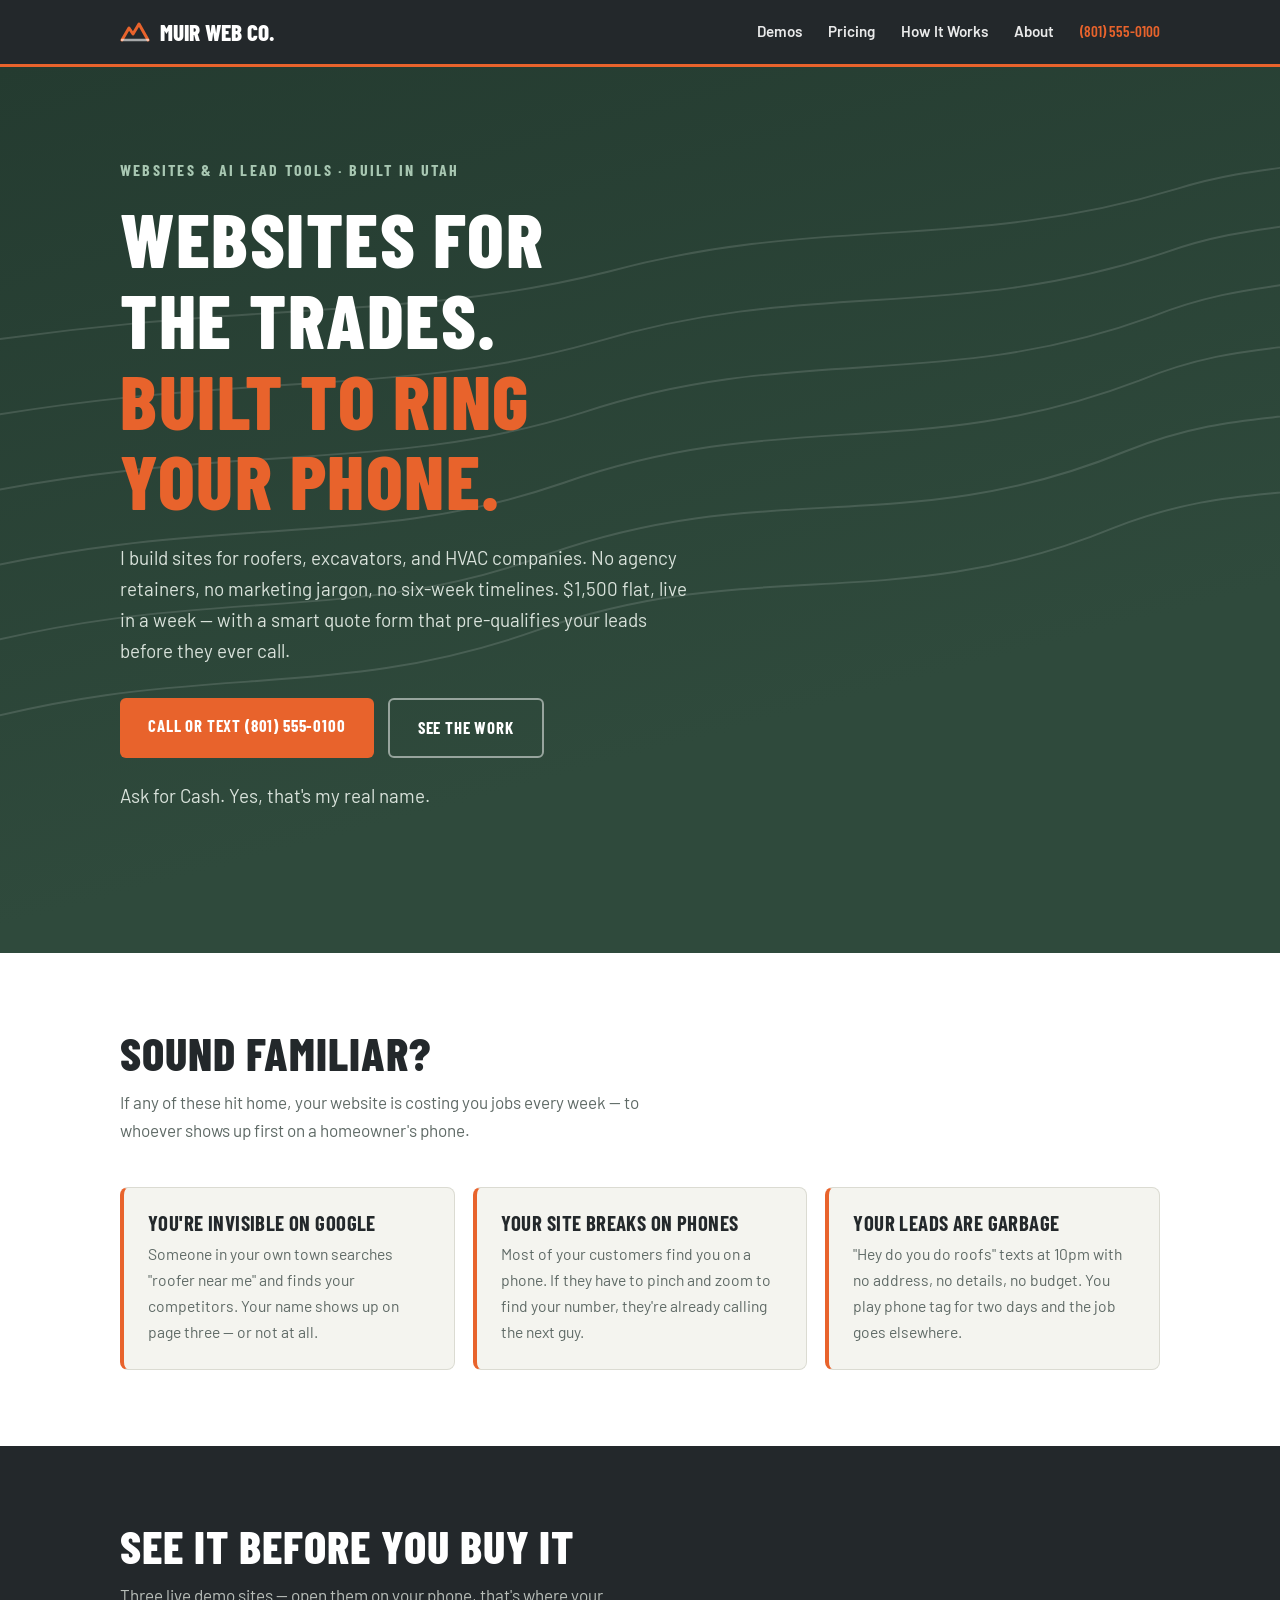
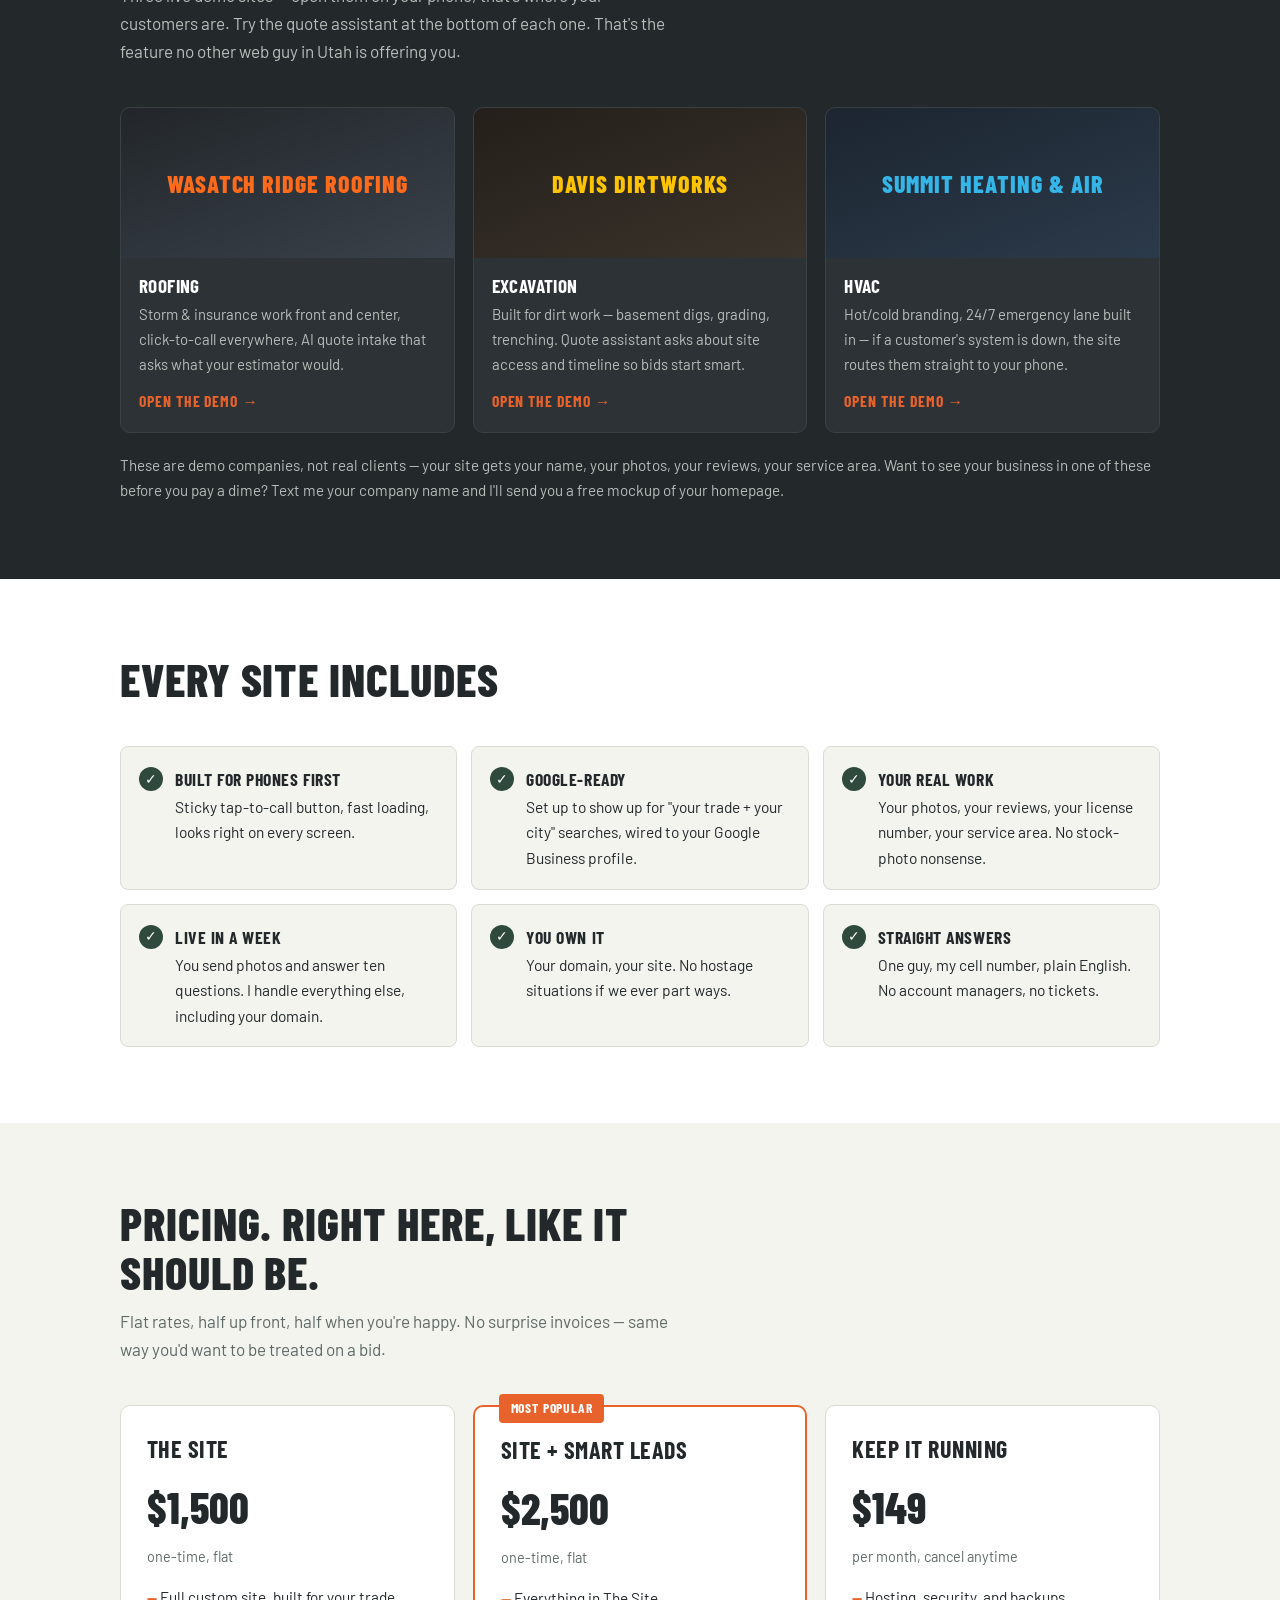
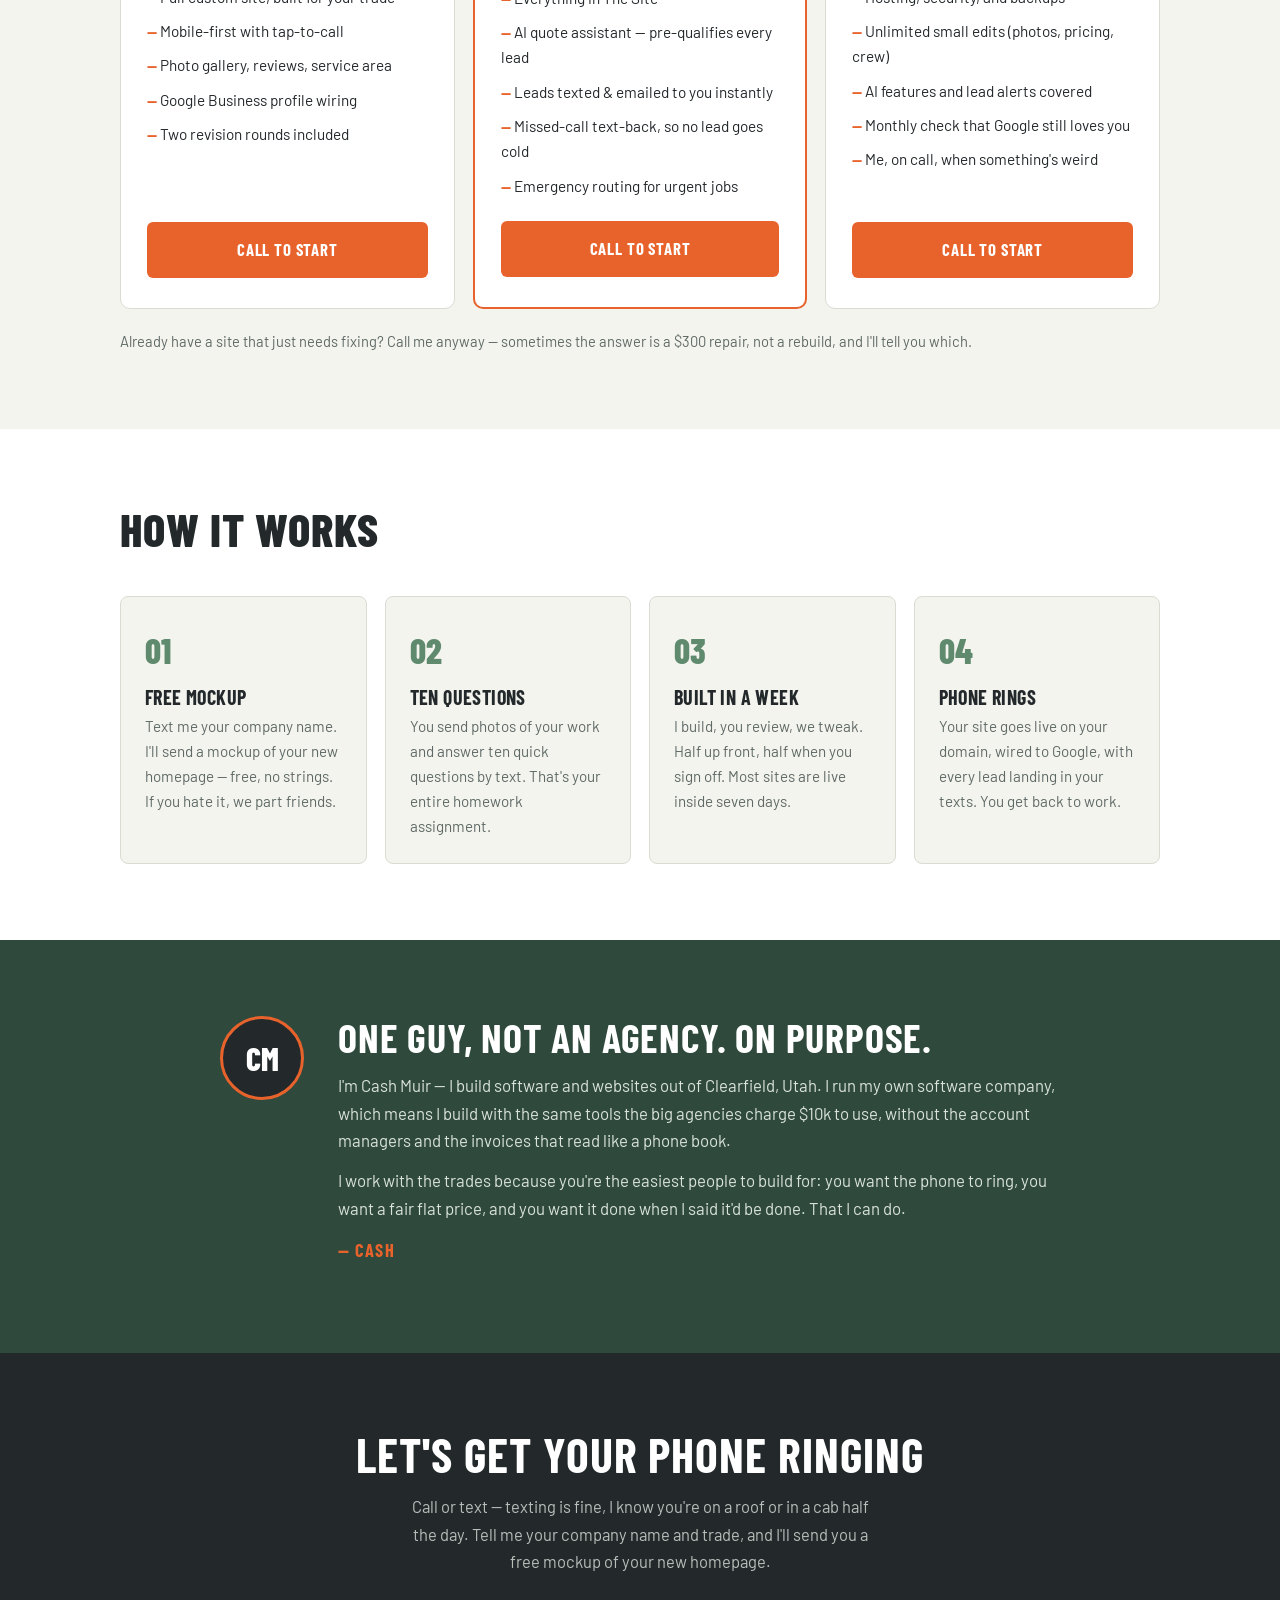
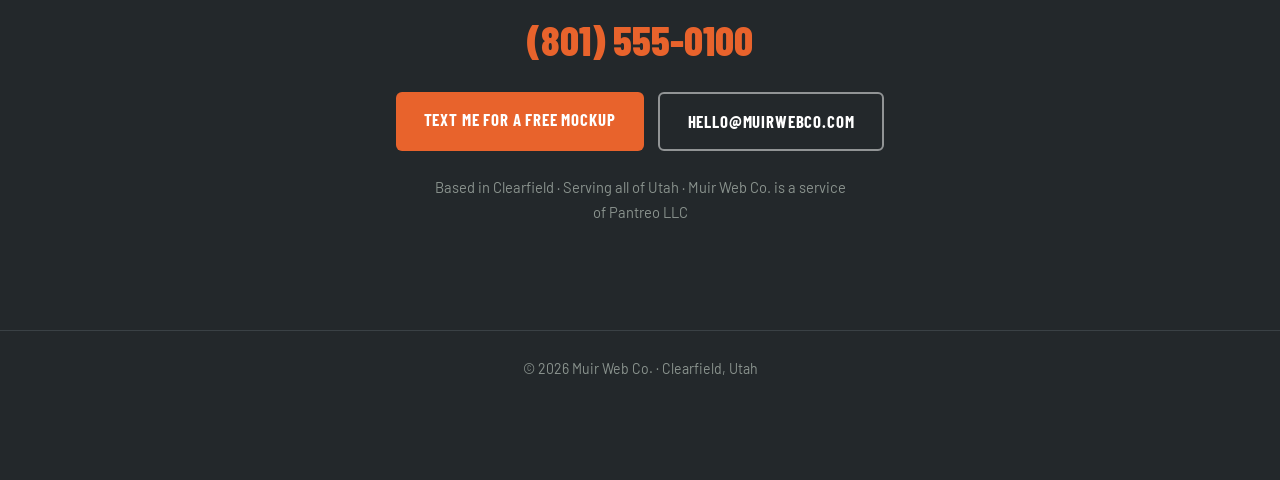
<file: muir-web-co.html>
<!DOCTYPE html>
<html lang="en">
<head>
<meta charset="UTF-8">
<meta name="viewport" content="width=device-width, initial-scale=1.0">
<title>Muir Web Co. — Websites for the Trades</title>
<meta name="description" content="Websites and AI lead tools for roofers, excavators, and HVAC companies. $1,500 flat, live in a week. Built in Utah by Cash Muir.">
<link rel="preconnect" href="https://fonts.googleapis.com">
<link rel="preconnect" href="https://fonts.gstatic.com" crossorigin>
<link href="https://fonts.googleapis.com/css2?family=Barlow+Condensed:wght@600;700;800&family=Barlow:wght@400;500;600&display=swap" rel="stylesheet">
<style>
/* ============================================================
   REPLACE BEFORE LAUNCH:
   1. Phone number — search for 555-0100 and replace everywhere
   2. Email — search for hello@muirwebco.com if you use a different one
   ============================================================ */
:root{
  --granite:#23282B;
  --pine:#2F4A3C;
  --pine-deep:#243B30;
  --moss:#5F8A6E;
  --paper:#F4F4EF;
  --line:#DBDBD2;
  --ink:#23282B;
  --muted:#5F6A66;
  --signal:#E8632C;
  --signal-dark:#D1521E;
}
*{margin:0;padding:0;box-sizing:border-box}
html{scroll-behavior:smooth}
@media (prefers-reduced-motion: reduce){
  html{scroll-behavior:auto}
  *,*::before,*::after{animation:none!important;transition:none!important}
}
body{font-family:'Barlow',sans-serif;color:var(--ink);background:var(--paper);line-height:1.65;font-size:16.5px}
h1,h2,h3{font-family:'Barlow Condensed',sans-serif;text-transform:uppercase;letter-spacing:.02em;line-height:1.05}
a{color:inherit}
.wrap{max-width:1080px;margin:0 auto;padding:0 20px}
.btn{display:inline-block;font-family:'Barlow Condensed',sans-serif;font-weight:700;text-transform:uppercase;letter-spacing:.05em;font-size:1.05rem;padding:14px 28px;border-radius:6px;text-decoration:none;border:none;cursor:pointer;transition:transform .12s ease,background .12s ease}
.btn:active{transform:scale(.97)}
.btn-signal{background:var(--signal);color:#fff}
.btn-signal:hover{background:var(--signal-dark)}
.btn-ghost{background:transparent;color:#fff;border:2px solid rgba(255,255,255,.5)}
.btn-ghost:hover{border-color:#fff}
.btn:focus-visible,a:focus-visible{outline:3px solid var(--signal);outline-offset:2px}

/* top bar */
.topbar{position:sticky;top:0;z-index:50;background:var(--granite);color:#fff;border-bottom:3px solid var(--signal)}
.topbar .wrap{display:flex;align-items:center;justify-content:space-between;height:64px}
.logo{font-family:'Barlow Condensed',sans-serif;font-weight:800;font-size:1.45rem;text-transform:uppercase;text-decoration:none;display:flex;align-items:center;gap:10px}
.topnav{display:flex;gap:26px;align-items:center}
.topnav a{text-decoration:none;font-weight:600;font-size:.95rem;opacity:.9}
.topnav a:hover{opacity:1;color:var(--signal)}
.call-link{font-family:'Barlow Condensed',sans-serif;font-weight:700;font-size:1.15rem;color:var(--signal)!important;opacity:1!important;text-decoration:none}
@media(max-width:760px){.topnav a:not(.call-link){display:none}}

/* hero with topo contour signature */
.hero{background:linear-gradient(165deg,var(--pine-deep),var(--pine) 70%);color:#fff;position:relative;padding:90px 0 110px;overflow:hidden}
.hero .wrap{position:relative;z-index:2}
.topo{position:absolute;inset:0;z-index:1;opacity:.13}
.eyebrow{font-family:'Barlow Condensed',sans-serif;font-weight:700;text-transform:uppercase;letter-spacing:.14em;color:#A8C7B2;font-size:1rem;margin-bottom:14px}
.hero h1{font-size:clamp(2.7rem,7vw,4.8rem);font-weight:800;max-width:15ch}
.hero h1 em{font-style:normal;color:var(--signal)}
.hero p{margin:22px 0 32px;font-size:1.18rem;max-width:52ch;color:#D9E2DB}
.hero-ctas{display:flex;gap:14px;flex-wrap:wrap}
.hero-sub{margin-top:26px;font-size:.95rem;color:#A8C7B2}
@media(max-width:760px){.hero{padding:60px 0 80px}}

section{padding:76px 0}
.sec-head{margin-bottom:42px;max-width:62ch}
.sec-head h2{font-size:clamp(2rem,4.5vw,2.9rem);font-weight:800}
.sec-head p{color:var(--muted);margin-top:10px;font-size:1.07rem}

/* pain section */
.pain{background:#fff}
.pain-grid{display:grid;grid-template-columns:repeat(auto-fit,minmax(260px,1fr));gap:18px}
.pain-card{background:var(--paper);border:1px solid var(--line);border-left:4px solid var(--signal);border-radius:8px;padding:24px}
.pain-card h3{font-size:1.3rem;margin-bottom:8px}
.pain-card p{color:var(--muted);font-size:.98rem}

/* demos */
.demos{background:var(--granite);color:#fff}
.demos .sec-head p{color:#B8BEB9}
.demo-grid{display:grid;grid-template-columns:repeat(auto-fit,minmax(290px,1fr));gap:18px}
.demo{border-radius:10px;overflow:hidden;text-decoration:none;display:block;background:#2C3236;border:1px solid #3A4145;transition:transform .15s ease}
.demo:hover{transform:translateY(-4px)}
.demo .swatch{height:150px;display:flex;align-items:center;justify-content:center;font-family:'Barlow Condensed',sans-serif;font-weight:800;text-transform:uppercase;letter-spacing:.04em;font-size:1.5rem;text-align:center;padding:0 16px}
.demo.roof .swatch{background:linear-gradient(160deg,#22262A,#39414A);color:#FF6B1A}
.demo.dirt .swatch{background:linear-gradient(160deg,#241F1A,#3A332B);color:#FFC400}
.demo.hvac .swatch{background:linear-gradient(160deg,#1C2530,#2B3A4A);color:#35B6E8}
.demo .meta{padding:18px}
.demo .meta h3{font-size:1.2rem;margin-bottom:6px}
.demo .meta p{font-size:.93rem;color:#B8BEB9}
.demo .meta .go{margin-top:12px;font-family:'Barlow Condensed',sans-serif;font-weight:700;text-transform:uppercase;letter-spacing:.06em;color:var(--signal);font-size:.98rem}
.demo-note{margin-top:20px;font-size:.95rem;color:#B8BEB9}

/* included */
.included{background:#fff}
.inc-grid{display:grid;grid-template-columns:repeat(auto-fit,minmax(250px,1fr));gap:14px}
.inc{display:flex;gap:12px;align-items:flex-start;background:var(--paper);border:1px solid var(--line);border-radius:8px;padding:18px}
.inc .check{flex:none;width:24px;height:24px;border-radius:50%;background:var(--pine);color:#fff;display:flex;align-items:center;justify-content:center;font-size:.85rem;margin-top:2px}
.inc p{font-size:.97rem}
.inc strong{display:block;font-family:'Barlow Condensed',sans-serif;text-transform:uppercase;font-size:1.1rem;letter-spacing:.03em}

/* pricing */
.pricing{background:var(--paper)}
.price-grid{display:grid;grid-template-columns:repeat(auto-fit,minmax(280px,1fr));gap:18px;align-items:stretch}
.tier{background:#fff;border:1px solid var(--line);border-radius:10px;padding:30px 26px;display:flex;flex-direction:column}
.tier.featured{border:2px solid var(--signal);position:relative}
.tier.featured .flag{position:absolute;top:-13px;left:24px;background:var(--signal);color:#fff;font-family:'Barlow Condensed',sans-serif;font-weight:700;text-transform:uppercase;letter-spacing:.06em;font-size:.85rem;padding:3px 12px;border-radius:4px}
.tier h3{font-size:1.5rem}
.tier .price{font-family:'Barlow Condensed',sans-serif;font-weight:800;font-size:2.7rem;margin:10px 0 2px}
.tier .per{font-size:.9rem;color:var(--muted);margin-bottom:16px}
.tier ul{list-style:none;display:grid;gap:9px;margin-bottom:22px;font-size:.96rem}
.tier ul li::before{content:"— ";color:var(--signal);font-weight:700}
.tier .btn{margin-top:auto;text-align:center}
.price-note{margin-top:20px;font-size:.92rem;color:var(--muted)}

/* process */
.process{background:#fff}
.steps{display:grid;grid-template-columns:repeat(auto-fit,minmax(230px,1fr));gap:18px;counter-reset:step}
.step{background:var(--paper);border:1px solid var(--line);border-radius:8px;padding:24px;counter-increment:step;position:relative}
.step::before{content:counter(step,decimal-leading-zero);font-family:'Barlow Condensed',sans-serif;font-weight:800;font-size:2.2rem;color:var(--moss);display:block;margin-bottom:8px}
.step h3{font-size:1.25rem;margin-bottom:6px}
.step p{color:var(--muted);font-size:.95rem}

/* about */
.about{background:var(--pine);color:#fff}
.about .wrap{display:grid;grid-template-columns:auto 1fr;gap:34px;align-items:start;max-width:880px}
@media(max-width:700px){.about .wrap{grid-template-columns:1fr}}
.about .mark{width:84px;height:84px;border-radius:50%;background:var(--granite);border:3px solid var(--signal);display:flex;align-items:center;justify-content:center;font-family:'Barlow Condensed',sans-serif;font-weight:800;font-size:2rem;color:#fff}
.about h2{font-size:clamp(1.8rem,4vw,2.5rem);margin-bottom:14px}
.about p{color:#D9E2DB;font-size:1.05rem;margin-bottom:12px}
.about .sig{font-family:'Barlow Condensed',sans-serif;font-weight:700;text-transform:uppercase;letter-spacing:.06em;color:var(--signal);font-size:1.15rem;margin-top:6px}

/* contact / final cta */
.contact{background:var(--granite);color:#fff;text-align:center}
.contact h2{font-size:clamp(2rem,5vw,3rem)}
.contact p{color:#B8BEB9;margin:14px auto 30px;max-width:52ch}
.contact .big-phone{font-family:'Barlow Condensed',sans-serif;font-weight:800;font-size:clamp(1.8rem,5vw,2.6rem);color:var(--signal);text-decoration:none;display:inline-block;margin-bottom:18px}
.contact .ctas{display:flex;gap:14px;justify-content:center;flex-wrap:wrap}
.contact .small{margin-top:24px;font-size:.92rem;color:#8A938E}

footer{background:var(--granite);color:#8A938E;border-top:1px solid #3A4145;padding:26px 0 100px;font-size:.88rem;text-align:center}

/* sticky mobile call bar */
.callbar{display:none;position:fixed;bottom:0;left:0;right:0;z-index:60;background:var(--signal);color:#fff;text-align:center;padding:15px;font-family:'Barlow Condensed',sans-serif;font-weight:800;text-transform:uppercase;font-size:1.2rem;letter-spacing:.05em;text-decoration:none;box-shadow:0 -4px 16px rgba(0,0,0,.25)}
@media(max-width:760px){.callbar{display:block}}
</style>
</head>
<body>

<nav class="topbar" aria-label="Main">
  <div class="wrap">
    <a class="logo" href="#top" aria-label="Muir Web Co. home">
      <svg width="30" height="24" viewBox="0 0 30 24" fill="none" aria-hidden="true"><path d="M2 20 L9 8 L13 14 L19 4 L28 20" stroke="#E8632C" stroke-width="3" stroke-linecap="round" stroke-linejoin="round"/><path d="M2 20 H28" stroke="#fff" stroke-width="2.4" stroke-linecap="round" opacity=".6"/></svg>
      Muir Web Co.
    </a>
    <div class="topnav">
      <a href="#demos">Demos</a>
      <a href="#pricing">Pricing</a>
      <a href="#process">How It Works</a>
      <a href="#about">About</a>
      <a class="call-link" href="tel:8015550100">(801) 555-0100</a>
    </div>
  </div>
</nav>

<header class="hero" id="top">
  <svg class="topo" viewBox="0 0 1000 600" preserveAspectRatio="xMidYMid slice" aria-hidden="true" fill="none" stroke="#fff" stroke-width="1.5">
    <path d="M-50,520 C150,460 250,500 420,440 C590,380 700,430 870,360 C960,325 1010,340 1060,320"/>
    <path d="M-50,460 C160,400 270,440 430,380 C600,320 710,370 880,300 C965,266 1015,280 1060,260"/>
    <path d="M-50,400 C170,345 280,380 440,325 C610,265 720,310 890,245 C970,212 1020,225 1060,205"/>
    <path d="M-50,340 C180,290 295,320 455,270 C620,215 735,255 900,195 C975,165 1025,175 1060,155"/>
    <path d="M-50,280 C190,235 305,260 465,215 C630,165 745,200 910,145 C980,120 1030,128 1060,110"/>
    <path d="M-50,220 C200,180 315,200 475,160 C640,115 755,145 920,95 C985,75 1035,80 1060,65"/>
  </svg>
  <div class="wrap">
    <div class="eyebrow">Websites &amp; AI Lead Tools · Built in Utah</div>
    <h1>Websites for the trades. <em>Built to ring your phone.</em></h1>
    <p>I build sites for roofers, excavators, and HVAC companies. No agency retainers, no marketing jargon, no six-week timelines. $1,500 flat, live in a week — with a smart quote form that pre-qualifies your leads before they ever call.</p>
    <div class="hero-ctas">
      <a class="btn btn-signal" href="tel:8015550100">Call or text (801) 555-0100</a>
      <a class="btn btn-ghost" href="#demos">See the work</a>
    </div>
    <p class="hero-sub">Ask for Cash. Yes, that's my real name.</p>
  </div>
</header>

<section class="pain">
  <div class="wrap">
    <div class="sec-head">
      <h2>Sound familiar?</h2>
      <p>If any of these hit home, your website is costing you jobs every week — to whoever shows up first on a homeowner's phone.</p>
    </div>
    <div class="pain-grid">
      <div class="pain-card">
        <h3>You're invisible on Google</h3>
        <p>Someone in your own town searches "roofer near me" and finds your competitors. Your name shows up on page three — or not at all.</p>
      </div>
      <div class="pain-card">
        <h3>Your site breaks on phones</h3>
        <p>Most of your customers find you on a phone. If they have to pinch and zoom to find your number, they're already calling the next guy.</p>
      </div>
      <div class="pain-card">
        <h3>Your leads are garbage</h3>
        <p>"Hey do you do roofs" texts at 10pm with no address, no details, no budget. You play phone tag for two days and the job goes elsewhere.</p>
      </div>
    </div>
  </div>
</section>

<section class="demos" id="demos">
  <div class="wrap">
    <div class="sec-head">
      <h2>See it before you buy it</h2>
      <p>Three live demo sites — open them on your phone, that's where your customers are. Try the quote assistant at the bottom of each one. That's the feature no other web guy in Utah is offering you.</p>
    </div>
    <div class="demo-grid">
      <a class="demo roof" href="https://roofing-demo-gamma.vercel.app/" target="_blank" rel="noopener">
        <div class="swatch">Wasatch Ridge Roofing</div>
        <div class="meta">
          <h3>Roofing</h3>
          <p>Storm &amp; insurance work front and center, click-to-call everywhere, AI quote intake that asks what your estimator would.</p>
          <div class="go">Open the demo →</div>
        </div>
      </a>
      <a class="demo dirt" href="https://excavation-demo.vercel.app/" target="_blank" rel="noopener">
        <div class="swatch">Davis Dirtworks</div>
        <div class="meta">
          <h3>Excavation</h3>
          <p>Built for dirt work — basement digs, grading, trenching. Quote assistant asks about site access and timeline so bids start smart.</p>
          <div class="go">Open the demo →</div>
        </div>
      </a>
      <a class="demo hvac" href="https://hvac-demo-beige.vercel.app/" target="_blank" rel="noopener">
        <div class="swatch">Summit Heating &amp; Air</div>
        <div class="meta">
          <h3>HVAC</h3>
          <p>Hot/cold branding, 24/7 emergency lane built in — if a customer's system is down, the site routes them straight to your phone.</p>
          <div class="go">Open the demo →</div>
        </div>
      </a>
    </div>
    <p class="demo-note">These are demo companies, not real clients — your site gets your name, your photos, your reviews, your service area. Want to see your business in one of these before you pay a dime? Text me your company name and I'll send you a free mockup of your homepage.</p>
  </div>
</section>

<section class="included">
  <div class="wrap">
    <div class="sec-head">
      <h2>Every site includes</h2>
    </div>
    <div class="inc-grid">
      <div class="inc"><span class="check">✓</span><p><strong>Built for phones first</strong>Sticky tap-to-call button, fast loading, looks right on every screen.</p></div>
      <div class="inc"><span class="check">✓</span><p><strong>Google-ready</strong>Set up to show up for "your trade + your city" searches, wired to your Google Business profile.</p></div>
      <div class="inc"><span class="check">✓</span><p><strong>Your real work</strong>Your photos, your reviews, your license number, your service area. No stock-photo nonsense.</p></div>
      <div class="inc"><span class="check">✓</span><p><strong>Live in a week</strong>You send photos and answer ten questions. I handle everything else, including your domain.</p></div>
      <div class="inc"><span class="check">✓</span><p><strong>You own it</strong>Your domain, your site. No hostage situations if we ever part ways.</p></div>
      <div class="inc"><span class="check">✓</span><p><strong>Straight answers</strong>One guy, my cell number, plain English. No account managers, no tickets.</p></div>
    </div>
  </div>
</section>

<section class="pricing" id="pricing">
  <div class="wrap">
    <div class="sec-head">
      <h2>Pricing. Right here, like it should be.</h2>
      <p>Flat rates, half up front, half when you're happy. No surprise invoices — same way you'd want to be treated on a bid.</p>
    </div>
    <div class="price-grid">
      <div class="tier">
        <h3>The Site</h3>
        <div class="price">$1,500</div>
        <div class="per">one-time, flat</div>
        <ul>
          <li>Full custom site, built for your trade</li>
          <li>Mobile-first with tap-to-call</li>
          <li>Photo gallery, reviews, service area</li>
          <li>Google Business profile wiring</li>
          <li>Two revision rounds included</li>
        </ul>
        <a class="btn btn-signal" href="tel:8015550100">Call to start</a>
      </div>
      <div class="tier featured">
        <span class="flag">Most popular</span>
        <h3>Site + Smart Leads</h3>
        <div class="price">$2,500</div>
        <div class="per">one-time, flat</div>
        <ul>
          <li>Everything in The Site</li>
          <li>AI quote assistant — pre-qualifies every lead</li>
          <li>Leads texted &amp; emailed to you instantly</li>
          <li>Missed-call text-back, so no lead goes cold</li>
          <li>Emergency routing for urgent jobs</li>
        </ul>
        <a class="btn btn-signal" href="tel:8015550100">Call to start</a>
      </div>
      <div class="tier">
        <h3>Keep It Running</h3>
        <div class="price">$149</div>
        <div class="per">per month, cancel anytime</div>
        <ul>
          <li>Hosting, security, and backups</li>
          <li>Unlimited small edits (photos, pricing, crew)</li>
          <li>AI features and lead alerts covered</li>
          <li>Monthly check that Google still loves you</li>
          <li>Me, on call, when something's weird</li>
        </ul>
        <a class="btn btn-signal" href="tel:8015550100">Call to start</a>
      </div>
    </div>
    <p class="price-note">Already have a site that just needs fixing? Call me anyway — sometimes the answer is a $300 repair, not a rebuild, and I'll tell you which.</p>
  </div>
</section>

<section class="process" id="process">
  <div class="wrap">
    <div class="sec-head">
      <h2>How it works</h2>
    </div>
    <div class="steps">
      <div class="step">
        <h3>Free mockup</h3>
        <p>Text me your company name. I'll send a mockup of your new homepage — free, no strings. If you hate it, we part friends.</p>
      </div>
      <div class="step">
        <h3>Ten questions</h3>
        <p>You send photos of your work and answer ten quick questions by text. That's your entire homework assignment.</p>
      </div>
      <div class="step">
        <h3>Built in a week</h3>
        <p>I build, you review, we tweak. Half up front, half when you sign off. Most sites are live inside seven days.</p>
      </div>
      <div class="step">
        <h3>Phone rings</h3>
        <p>Your site goes live on your domain, wired to Google, with every lead landing in your texts. You get back to work.</p>
      </div>
    </div>
  </div>
</section>

<section class="about" id="about">
  <div class="wrap">
    <div class="mark" aria-hidden="true">CM</div>
    <div>
      <h2>One guy, not an agency. On purpose.</h2>
      <p>I'm Cash Muir — I build software and websites out of Clearfield, Utah. I run my own software company, which means I build with the same tools the big agencies charge $10k to use, without the account managers and the invoices that read like a phone book.</p>
      <p>I work with the trades because you're the easiest people to build for: you want the phone to ring, you want a fair flat price, and you want it done when I said it'd be done. That I can do.</p>
      <p class="sig">— Cash</p>
    </div>
  </div>
</section>

<section class="contact" id="contact">
  <div class="wrap">
    <h2>Let's get your phone ringing</h2>
    <p>Call or text — texting is fine, I know you're on a roof or in a cab half the day. Tell me your company name and trade, and I'll send you a free mockup of your new homepage.</p>
    <a class="big-phone" href="tel:8015550100">(801) 555-0100</a>
    <div class="ctas">
      <a class="btn btn-signal" href="sms:8015550100?body=Hey%20Cash%2C%20I%27d%20like%20a%20free%20mockup.%20Company%20name%3A%20">Text me for a free mockup</a>
      <a class="btn btn-ghost" href="mailto:hello@muirwebco.com">hello@muirwebco.com</a>
    </div>
    <p class="small">Based in Clearfield · Serving all of Utah · Muir Web Co. is a service of Pantreo LLC</p>
  </div>
</section>

<footer>
  <div class="wrap">© 2026 Muir Web Co. · Clearfield, Utah</div>
</footer>

<a class="callbar" href="tel:8015550100">📞 Call or text Cash — (801) 555-0100</a>

</body>
</html>
</file>
<file: styles.css>
@layer reset, base, components, responsive;
@layer reset {
*,*::before,*::after{box-sizing:border-box}body,h1,h2,h3,p{margin:0}button,input,select,textarea{font:inherit;border-radius:0}a{color:inherit;text-decoration:none}button{color:inherit;cursor:pointer;border:0}button,a,input,select,textarea{-webkit-tap-highlight-color:transparent}img{max-width:100%;display:block}svg{display:block}[hidden]{display:none!important}
}
@layer base {
@font-face{font-family:MWCSymbols;src:url('/assets/symbols.woff') format('woff');font-display:swap;unicode-range:U+2190-21FF,U+2733}
:root{color-scheme:dark;--bg:#101211;--panel:#191c19;--panel-light:#252a23;--ink:#f0f2e9;--muted:#a3ab9c;--line:#ffffff20;--accent:#d5ef98;--accent-ink:#18200d;--gutter:clamp(22px,5vw,88px);--mono:'Courier New',MWCSymbols,monospace;scroll-behavior:smooth;scroll-padding-top:45px}
:root[data-mode=trade]{--bg:#141310;--panel:#201e19;--panel-light:#2b271f;--accent:#f0b77d;--accent-ink:#32200e}
body{font:15px/1.6 Arial,Helvetica,MWCSymbols,sans-serif;color:var(--ink);background:var(--bg);transition:background .4s}body:has(dialog[open]){overflow:hidden}::selection{background:var(--accent);color:var(--accent-ink)}:focus-visible{outline:2px solid var(--accent);outline-offset:5px}h1,h2,h3{font-weight:500;line-height:1.03;letter-spacing:-.055em}h2{font-size:clamp(37px,4.5vw,68px)}h2>span{color:var(--muted)}h3{font-size:26px}p{color:var(--muted)}a,button{touch-action:manipulation}.wrap{max-width:1600px;width:100%;margin-inline:auto;padding-inline:var(--gutter)}.section{padding-block:105px}.eyebrow{font:10px/1.5 var(--mono);letter-spacing:.1em;color:var(--muted);display:flex;align-items:center;gap:9px}.icon{width:20px;height:20px;fill:none;stroke:currentColor;stroke-width:1.4;stroke-linecap:round;stroke-linejoin:round;flex-shrink:0}.icon-library{position:absolute;width:0;height:0;overflow:hidden}.sr-only{position:absolute;width:1px;height:1px;overflow:hidden;clip:rect(0,0,0,0);white-space:nowrap}.status-dot{width:6px;height:6px;border-radius:50%;flex-shrink:0;background:var(--accent);box-shadow:0 0 12px color-mix(in srgb,var(--accent),transparent 55%)}.skip-link{position:fixed;left:20px;top:-80px;z-index:100;background:var(--accent);color:var(--accent-ink);padding:12px 20px}.skip-link:focus{top:15px}.button{display:inline-flex;justify-content:space-between;align-items:center;gap:24px;min-height:52px;padding:14px 22px;font-size:12px;font-weight:600;border:1px solid transparent;transition:background .2s,transform .2s}.button:hover{transform:translateY(-2px)}.button-accent{background:var(--accent);color:var(--accent-ink)}.button-accent:hover{background:color-mix(in srgb,var(--accent),white 12%)}.button-outline{background:transparent;border-color:var(--line)}.button-outline:hover{background:var(--panel-light)}.text-link{display:inline-flex;align-items:center;font-size:12px;background:none;padding:0 0 5px;border-bottom:1px solid var(--line)}.text-link:hover{color:var(--accent);border-color:var(--accent)}.round-button{display:grid;place-items:center;background:transparent;width:43px;height:43px;flex-shrink:0;border:1px solid var(--line);border-radius:50%;transition:background .2s,color .2s}.round-button:hover{background:var(--accent);color:var(--accent-ink);border-color:var(--accent)}
}
@layer components {
.header-call,.mobile-contact{display:none}
.hero-proof{font-size:11px;line-height:1.8;margin-top:20px;max-width:410px;color:var(--muted)}
.hero-proof a{color:var(--ink);text-decoration:underline;text-underline-offset:3px}
.hero-proof a:hover{color:var(--accent)}
.case-facts{list-style:none;padding:0;margin:20px 0 0;width:100%;max-width:390px}
.case-facts li{font-size:11px;line-height:1.8;color:var(--muted);border-top:1px solid var(--line);padding-block:10px}
.case-facts strong{font-weight:500;color:var(--ink)}

.site-header{height:95px;padding-inline:var(--gutter);max-width:1600px;margin:auto;display:flex;align-items:center;justify-content:space-between;gap:24px;border-bottom:1px solid var(--line)}.brand{display:flex;align-items:center;font-size:18px;font-weight:700;letter-spacing:-.065em;white-space:nowrap}.brand-light{font-weight:400}.brand>svg{width:36px;height:26px;margin-right:12px;stroke:var(--accent);fill:none;stroke-width:2.6;stroke-linejoin:round}.site-header nav{display:flex;gap:32px;font-size:11px;color:#c2c8bc}.site-header nav a:hover{color:var(--accent)}.header-cta{display:flex;align-items:center;gap:26px;font-size:11px;border:1px solid var(--line);padding:10px 16px}.header-cta:hover{background:var(--panel-light)}.header-cta .icon{width:16px;height:16px}
.hero{display:grid;grid-template-columns:1fr 1fr;gap:5%;padding-block:55px 48px;min-height:690px}.hero-copy{display:flex;flex-direction:column;align-items:flex-start;justify-content:center;padding-top:7px;min-width:0}.hero-copy>.eyebrow{font-size:9px;letter-spacing:.08em}.hero h1{font-size:clamp(46px,5.6vw,86px);letter-spacing:-.065em;line-height:1.06;margin-top:27px;white-space:normal}.hero h1>span:not(.title-arrow){color:var(--accent)}.hero .title-arrow{font-size:.43em;display:inline-block;vertical-align:top;padding-top:10px;margin-left:5px;font-weight:300}.hero-description{font-size:14px;line-height:1.85;margin-top:27px;max-width:410px}.hero-actions{display:flex;align-items:center;gap:24px;margin-top:27px;flex-wrap:wrap}.hero-actions .button{font-size:11px;gap:24px}.hero-actions .text-link{font-size:10px}.audience-picker{display:grid;grid-template-columns:1fr 1fr;width:100%;max-width:420px;margin-top:41px;border:1px solid var(--line);position:relative}.picker-caption{position:absolute;top:-19px;left:0;font:8px var(--mono);letter-spacing:.1em;color:var(--muted)}.audience-picker>button{display:flex;align-items:center;gap:10px;min-height:58px;background:none;padding:12px 15px;font-size:12px;color:var(--muted);text-align:left;transition:background .3s,color .3s}.audience-picker>button:first-of-type{border-right:1px solid var(--line)}.audience-picker>button>span{font:9px var(--mono);margin-left:auto;opacity:.6}.audience-picker>button[aria-pressed=true]{color:var(--accent);background:color-mix(in srgb,var(--accent),transparent 94%)}.audience-picker .icon{width:18px;height:18px}.hero-footnote{font:8px var(--mono);letter-spacing:.04em;display:flex;justify-content:space-between;gap:20px;color:var(--muted);margin-top:34px;width:100%;max-width:420px}.hero-footnote>a{color:var(--ink)}
.hero-stage{min-height:540px;position:relative;display:flex;align-items:center;justify-content:center;perspective:1200px;padding:27px 10px 40px;isolation:isolate}.stage-grid{position:absolute;inset:0;background-image:linear-gradient(#ffffff08 1px,transparent 1px),linear-gradient(90deg,#ffffff08 1px,transparent 1px);background-size:44px 44px;mask-image:radial-gradient(ellipse at center,#000 15%,transparent 70%);z-index:-1}.hero-stage::before{content:'';position:absolute;width:90%;height:90%;background:radial-gradient(ellipse,color-mix(in srgb,var(--accent),transparent 90%),transparent 70%);filter:blur(25px);z-index:-1}.scene-card{width:100%;max-width:500px;border:1px solid #ffffff27;background:#1c201b;transform:rotateY(-7deg) rotateX(3deg) rotateZ(2deg);box-shadow:15px 30px 60px #0005;transition:transform .5s ease;will-change:transform}.scene-topline{height:38px;display:flex;align-items:center;justify-content:space-between;padding-inline:17px;font:7px var(--mono);letter-spacing:.1em;color:#c3c9ba}.scene-topline>span:first-child{display:flex;align-items:center;gap:7px}.scene-topline i{width:4px;height:4px;background:var(--accent);border-radius:50%}.scene-photo{height:370px;background:url('/assets/hero-home.webp') center/cover;position:relative;overflow:hidden}.photo-vignette{position:absolute;inset:0;background:linear-gradient(0deg,#000c,transparent 75%)}.scene-coordinate{position:absolute;top:18px;left:18px;color:#fffc;font:6px/1.7 var(--mono);letter-spacing:.08em}.scene-title{position:absolute;bottom:28px;left:25px;right:20px}.scene-title>span{font:7px var(--mono);letter-spacing:.08em;color:#ffffffe0}.scene-title>p{font-size:39px;line-height:1.02;letter-spacing:-.045em;color:white;margin-top:12px}.scene-hotspot{position:absolute;right:24%;top:37%;width:34px;height:34px;display:grid;place-items:center;background:#ffffff21;color:white;border:1px solid #ffffff80;border-radius:50%;backdrop-filter:blur(8px);z-index:1}.scene-hotspot::before{content:'';position:absolute;inset:-8px;border:1px solid #ffffff50;border-radius:50%;animation:pulse 3s infinite}.scene-hotspot>span:first-child{font-size:20px;font-weight:300}.hotspot-hint{font-size:8px;position:absolute;top:45px;white-space:nowrap;opacity:0;transition:opacity .2s;background:#101211dd;padding:5px 8px}.scene-hotspot:hover .hotspot-hint,.scene-hotspot:focus-visible .hotspot-hint{opacity:1}.scene-bottom{height:78px;padding:14px 20px;display:flex;justify-content:space-between;align-items:center;gap:15px}.tiny-label{font:6px var(--mono);color:#a7af9e;letter-spacing:.1em;display:block;margin-bottom:5px}.scene-bottom strong{font-size:10px;font-weight:400;color:#e2e8d9}.scene-bottom .round-button{width:34px;height:34px;border-color:#ffffff44}.scene-bottom .icon{width:15px;height:15px}.floating-note{position:absolute;bottom:61px;left:-30px;display:flex;align-items:center;gap:13px;background:#262c24e8;border:1px solid #ffffff26;padding:17px 18px;backdrop-filter:blur(18px);box-shadow:0 15px 40px #0003;transform:rotate(-3deg);pointer-events:none}.floating-note strong{display:block;font-size:10px;font-weight:500}.floating-note>div>span{display:block;color:#b3bbaa;font-size:8px;margin-top:2px}.floating-note .icon{color:var(--accent);width:22px;height:22px;margin-left:16px}.stage-caption{position:absolute;bottom:1px;left:10px;right:0;display:flex;justify-content:space-between;font:7px var(--mono);letter-spacing:.06em;color:#939f88}.scene-orbit{position:absolute;border:1px solid #ffffff0c;border-radius:50%;width:110%;height:80%;z-index:-1;transform:rotate(-35deg) scaleY(.65)}
.principles{border-block:1px solid var(--line);padding:24px var(--gutter);display:flex;align-items:center;justify-content:space-between;gap:25px;font-size:11px;color:#c3c9bc;max-width:1600px;margin:auto}.principles>span:first-child{font:8px var(--mono);letter-spacing:.06em;color:var(--muted)}.principles i{font-style:normal;font-size:16px;color:var(--accent);padding-right:12px}.principles a{font:8px var(--mono);letter-spacing:.05em}.section-heading{display:flex;justify-content:space-between;align-items:flex-end;gap:30px;margin-bottom:40px}.section-number{margin-bottom:20px;color:var(--accent);font-size:9px}.section-intro{font-size:13px;line-height:1.9;max-width:340px}.experience-tabs{display:flex;align-items:center;border-bottom:1px solid var(--line);gap:25px;margin-bottom:24px}.experience-tabs button{display:flex;align-items:center;gap:10px;background:none;color:var(--muted);font-size:12px;padding:15px 0;border-bottom:2px solid transparent;margin-bottom:-1px}.experience-tabs button .icon{width:16px;height:16px}.experience-tabs button[aria-pressed=true]{border-color:var(--accent);color:var(--ink)}.demo-label{margin-left:auto;font:7px var(--mono);display:flex;align-items:center;gap:7px;color:var(--muted)}.demo-label .status-dot{width:4px;height:4px}.explorer-toolbar{display:flex;align-items:center;justify-content:space-between;gap:20px;margin-bottom:22px;flex-wrap:wrap}.filter-pills{display:flex;gap:6px;flex-wrap:wrap}.filter-pills>button{background:none;color:var(--muted);font-size:10px;padding:8px 12px;border:1px solid transparent;border-radius:2px}.filter-pills>button[aria-pressed=true]{border-color:var(--line);background:var(--panel-light);color:var(--ink)}.filter-pills>button>span{font:8px var(--mono);opacity:.6;margin-left:10px}.explorer-options{display:flex;gap:16px;align-items:center}.explorer-options select{font-size:10px;color:var(--muted);background:var(--bg);border:0;padding:7px 16px 7px 0}.saved-filter{display:flex;align-items:center;gap:7px;background:none;color:var(--muted);font-size:10px;padding:5px}.saved-filter[aria-pressed=true]{color:var(--accent)}.saved-filter .icon{width:15px;height:15px}.saved-filter>span{font:8px var(--mono);background:var(--panel-light);padding:1px 5px}.property-grid{display:grid;grid-template-columns:repeat(3,1fr);gap:21px}.property-card{min-width:0;position:relative}.property-image{width:100%;padding:0;position:relative;display:block;text-align:left;background:var(--panel-light);overflow:hidden;aspect-ratio:1.22}.property-image>img{width:100%;height:100%;object-fit:cover;transition:transform .6s,filter .6s;filter:saturate(.8)}.property-image:hover>img{transform:scale(1.045);filter:saturate(1)}.property-badge{position:absolute;top:15px;left:14px;font:7px var(--mono);letter-spacing:.06em;background:#101211ac;backdrop-filter:blur(8px);padding:6px 9px;color:white}.view-label{position:absolute;bottom:16px;right:16px;display:flex;align-items:center;gap:8px;font-size:9px;color:white;background:#101211aa;padding:6px 10px;backdrop-filter:blur(8px)}.view-label .icon{width:14px;height:14px}.property-save{position:absolute;right:13px;top:13px;width:32px;height:32px;border:1px solid #ffffff55;border-radius:50%;background:#10121177;color:white;display:grid;place-items:center;backdrop-filter:blur(8px)}.property-save[aria-pressed=true]{background:var(--accent);color:var(--accent-ink);border-color:var(--accent)}.property-save .icon{width:15px;height:15px}.property-save[aria-pressed=true] .icon{fill:currentColor}.property-card-heading{display:flex;justify-content:space-between;align-items:center;gap:8px;margin-top:18px}.property-card-heading>h3{font-size:18px;letter-spacing:-.04em}.property-card-heading>span{font:12px var(--mono);color:var(--accent);white-space:nowrap}.property-location{display:flex;align-items:center;gap:5px;font-size:9px;margin-top:6px}.property-location .icon{width:12px;height:12px}.property-facts{display:flex;gap:17px;font:8px var(--mono);color:var(--muted);padding-top:12px;margin-top:13px;border-top:1px solid var(--line)}.experience-caption{display:flex;align-items:center;justify-content:space-between;gap:20px;padding-top:23px;margin-top:23px;border-top:1px solid var(--line);font-size:10px;color:var(--muted)}.experience-caption>span:first-child{display:flex;align-items:center;gap:9px;color:var(--ink)}.experience-caption .icon{color:var(--accent);width:14px;height:14px}.experience-caption>span:last-child{font:7px var(--mono)}.empty-state{text-align:center;padding:65px 20px;background:var(--panel)}.empty-state h3{font-size:28px}.empty-state p{font-size:12px;margin-top:12px}.empty-state .button{margin-top:20px;font-size:11px}
.project-selector{display:flex;gap:12px;margin-bottom:24px}.project-selector>button{padding:11px 15px;background:transparent;border:1px solid var(--line);font:9px var(--mono);color:var(--muted);display:flex;align-items:center;gap:15px}.project-selector>button>span{font:11px Arial,MWCSymbols,sans-serif;color:var(--ink)}.project-selector>button[aria-pressed=true]{border-color:var(--accent);color:var(--accent);background:color-mix(in srgb,var(--accent),transparent 96%)}.project-layout{display:grid;grid-template-columns:1.65fr 1fr;gap:40px;align-items:center}.comparison{position:relative;width:100%;aspect-ratio:1.3;overflow:hidden;background:var(--panel);--split:50%}.comparison-image{position:absolute;inset:0;background-image:url('/assets/renovation.webp');background-size:200% 100%;background-repeat:no-repeat}.comparison-after{background-position:100% 50%}.comparison-before{background-position:0 50%;clip-path:inset(0 calc(100% - var(--split)) 0 0)}.comparison-label{position:absolute;top:17px;background:#101211ba;backdrop-filter:blur(8px);color:white;font:8px var(--mono);letter-spacing:.1em;padding:7px 10px;pointer-events:none}.label-before{left:16px}.label-after{right:16px}.comparison-divider{position:absolute;left:var(--split);top:0;bottom:0;width:1px;background:white;pointer-events:none}.comparison-divider>span{position:absolute;top:50%;left:0;transform:translate(-50%,-50%);border-radius:50%;width:45px;height:45px;background:var(--accent);color:var(--accent-ink);display:grid;place-items:center;box-shadow:0 5px 20px #0003;white-space:nowrap;font-size:18px}.comparison input{position:absolute;inset:0;width:100%;height:100%;margin:0;opacity:0;cursor:ew-resize;touch-action:pan-y}.comparison:focus-within{outline:2px solid var(--accent);outline-offset:5px}.comparison-help{position:absolute;bottom:16px;left:50%;transform:translateX(-50%);font:7px var(--mono);letter-spacing:.07em;color:white;background:#101211aa;padding:7px 10px;pointer-events:none;white-space:nowrap}.project-detail .eyebrow{font-size:8px;color:var(--accent)}.project-detail>h3{font-size:38px;line-height:1.1;margin-top:20px}.project-detail>p:not(.eyebrow){font-size:12px;line-height:1.9;margin-top:18px}.project-detail dl{margin:25px 0}.project-detail dl>div{padding:12px 0;border-top:1px solid var(--line)}.project-detail dt{font:7px var(--mono);letter-spacing:.06em;color:var(--muted);margin-bottom:6px}.project-detail dd{font-size:10px;margin:0}.project-detail>.text-link{font-size:10px}.project-detail>small{display:block;font:8px/1.7 var(--mono);color:var(--muted);margin-top:22px}
.capability-band{background:var(--accent);color:var(--accent-ink);padding-block:35px}.capability-inner{display:flex;align-items:center;justify-content:space-between;gap:35px}.capability-inner>.eyebrow{color:var(--accent-ink);font-size:8px;max-width:130px}.capability-inner>div{display:flex;gap:30px;font-size:19px;letter-spacing:-.04em}.capability-inner>.round-button{border-color:color-mix(in srgb,var(--accent-ink),transparent 65%);width:50px;height:50px}.capability-inner>.round-button:hover{background:var(--accent-ink);color:var(--accent)}
.case-study{display:grid;grid-template-columns:1.05fr 1fr;background:var(--panel);border:1px solid var(--line)}.case-art{position:relative;min-height:360px;background:#211a21;overflow:hidden;padding:30px;background-image:radial-gradient(ellipse at 80% 60%,#613a5329,transparent 60%),repeating-linear-gradient(0deg,transparent 0,transparent 39px,#ffffff04 40px)}.case-site-label{font:10px var(--mono);letter-spacing:.15em;color:#f1c5d8}.case-rose{position:absolute;right:40px;top:15px;font:290px/1 Georgia,serif;color:#db97bd13;letter-spacing:-.2em;transform:rotate(-10deg)}.case-rose>span{position:absolute;left:-25px;top:50px;font-style:italic}.case-art-copy{position:relative;z-index:1;margin-top:45px}.case-art-copy>span{font:6px var(--mono);letter-spacing:.09em;color:#bc9cad}.case-art-copy>strong{display:block;font-size:52px;line-height:.98;letter-spacing:-.06em;font-weight:400;margin-top:14px;color:#f3e4ee}.case-art-copy em{font-family:Georgia,serif;color:#dfabc8;font-weight:400}.case-domain{position:absolute;bottom:24px;left:30px;font:8px var(--mono);color:#b99ba9}.case-info{padding:40px 45px;display:flex;flex-direction:column;align-items:flex-start;justify-content:center}.case-info>.eyebrow{font-size:8px}.case-info h3{font-size:34px;line-height:1.1;margin-top:24px}.case-info p:not(.eyebrow){font-size:12px;line-height:1.9;margin-top:20px;max-width:350px}.case-tags{display:flex;gap:6px;flex-wrap:wrap;margin-top:20px}.case-tags>span{font-size:8px;color:var(--muted);padding:5px 8px;border:1px solid var(--line)}.case-link{font-size:11px;display:flex;gap:30px;align-items:center;border-bottom:1px solid var(--line);padding-bottom:6px;margin-top:27px}.case-link .icon{width:16px;height:16px}.case-study:hover .case-link{color:var(--accent);border-color:var(--accent)}.demo-links{display:flex;align-items:center;gap:40px;padding-top:23px;margin-top:23px;border-top:1px solid var(--line)}.demo-links>p{font:8px var(--mono);margin-right:auto}.demo-links>p>span{display:block;font:10px Arial,MWCSymbols,sans-serif;margin-top:5px;color:var(--ink)}.demo-links>a{font-size:11px}.demo-links>a:hover{color:var(--accent)}
.calculator-section{background:var(--panel);border-block:1px solid var(--line)}.calculator-layout{display:grid;grid-template-columns:1fr 1fr;gap:10%}.calculator-layout h2{font-size:clamp(40px,5.2vw,76px)}.calculator-layout h2>span{color:var(--accent)}.calculator-layout .section-intro{margin-top:25px}.calculator-panel{padding-top:10px}.calc-input{display:grid;grid-template-columns:1fr auto;gap:10px;margin-bottom:29px}.calc-input label{font-size:12px;color:var(--muted)}.calc-input output{font:16px var(--mono)}.calc-input>input{grid-column:1/-1;width:100%;height:16px;margin:7px 0 0;accent-color:var(--accent);cursor:pointer}.calc-result{border-top:1px solid var(--line);padding-top:28px}.calc-result>span{font:8px var(--mono);color:var(--muted);letter-spacing:.07em}.calc-result>strong{display:block;font-size:clamp(52px,6.8vw,98px);font-weight:400;letter-spacing:-.06em;line-height:1.2;color:var(--accent);margin-top:8px}.calc-result>p{font-size:12px;color:var(--ink);margin-top:7px}.calc-fine{font:8px/1.8 var(--mono);margin-top:22px;max-width:400px}
.pricing-context{display:flex;justify-content:space-between;align-items:center;gap:20px;border-top:1px solid var(--line);padding-top:20px;margin-bottom:25px}.pricing-context>span{font:8px var(--mono);letter-spacing:.05em;color:var(--muted)}.pricing-context .text-link{font-size:10px}.pricing-grid{display:grid;grid-template-columns:repeat(3,1fr);gap:16px}.price-card{border:1px solid var(--line);padding:28px 25px 24px;display:flex;align-items:flex-start;flex-direction:column;position:relative;background:var(--panel)}.price-card.featured{border-color:var(--accent);background:color-mix(in srgb,var(--accent),var(--bg) 96%)}.price-featured-label{position:absolute;top:-10px;right:20px;font:7px var(--mono);background:var(--accent);color:var(--accent-ink);letter-spacing:.06em;padding:4px 8px}.price-type{font:8px var(--mono);letter-spacing:.06em;color:var(--muted)}.price-card>h3{font-size:22px;margin-top:22px}.price-amount{font-size:48px;letter-spacing:-.06em;line-height:1.2;margin-top:16px;font-weight:400}.price-period{font-size:9px;color:var(--muted);margin-top:4px}.price-card ul{list-style:none;margin:25px 0 30px;padding:20px 0 0;border-top:1px solid var(--line);width:100%}.price-card li{display:flex;align-items:flex-start;gap:9px;font-size:10px;color:#bec5b6;margin-bottom:13px;line-height:1.6}.price-card li .icon{width:12px;height:12px;color:var(--accent);margin-top:2px}.price-card>.button{width:100%;min-height:45px;font-size:10px;padding:12px 15px;margin-top:auto}.price-card>.button .icon{width:15px;height:15px}.pricing-footnote{font:8px/1.9 var(--mono);max-width:790px;margin-top:24px}.process-section{border-top:1px solid var(--line)}.process-section h2{font-size:clamp(35px,4vw,58px)}.process-grid{list-style:none;margin:40px 0 0;padding:0;display:grid;grid-template-columns:repeat(3,1fr);gap:40px}.process-grid>li{border-top:1px solid var(--line);padding-top:19px}.process-grid>li>span{font:8px var(--mono);color:var(--accent)}.process-grid h3{font-size:22px;margin-top:24px}.process-grid p{font-size:11px;line-height:1.9;margin-top:14px;max-width:280px}
.faq-section{display:grid;grid-template-columns:1fr 1.35fr;gap:10%;border-top:1px solid var(--line)}.faq-section .eyebrow{font-size:8px}.faq-section .section-intro{margin-top:24px}.faq-section .text-link{margin-top:10px}.faq-list>details{border-bottom:1px solid var(--line);padding:20px 0}.faq-list>details:first-child{padding-top:0}.faq-list summary{display:flex;align-items:center;justify-content:space-between;gap:20px;font-size:12px;cursor:pointer;list-style:none}.faq-list summary::-webkit-details-marker{display:none}.faq-list summary>span:last-child{font-size:22px;color:var(--muted);line-height:1}.faq-list details[open] summary>span:last-child{transform:rotate(45deg);color:var(--accent)}.faq-list details p{font-size:11px;line-height:1.9;padding-top:15px;max-width:480px}
.contact-section{border-block:1px solid var(--line);padding-block:95px;background:var(--panel)}.contact-layout{display:grid;grid-template-columns:1.05fr 1fr;gap:9%}.contact-copy .eyebrow{font-size:8px}.contact-copy h2{font-size:clamp(48px,5.8vw,85px);margin-top:30px;position:relative}.contact-copy h2>span{color:var(--accent)}.contact-copy h2>svg{position:absolute;right:0;top:0;width:65px;height:65px;stroke:var(--accent);stroke-width:1.5;fill:none}.contact-copy>p:not(.eyebrow){font-size:13px;line-height:1.9;margin-top:25px;max-width:340px}.contact-copy>.button{margin-top:30px;font-size:11px}.contact-direct{display:flex;flex-direction:column;align-items:flex-start;gap:6px;margin-top:25px;font-size:11px;color:var(--muted)}.contact-direct>a:hover{color:var(--accent)}.request-form{background:var(--bg);border:1px solid var(--line);padding:30px}.request-form>.eyebrow{font-size:7px}.request-form>h3{font-size:25px;line-height:1.2;margin-top:13px}.form-intro{font-size:10px;margin-top:10px;margin-bottom:23px;max-width:280px}.request-form label{font-size:9px;color:#c8cdc1;display:block;margin-bottom:16px}.request-form label>span{color:var(--muted);font-size:8px}.request-form input,.request-form textarea,.request-form select{display:block;width:100%;font-size:11px;color:var(--ink);background:none;border:0;border-bottom:1px solid var(--line);padding:9px 0;margin-top:3px;min-height:36px}.request-form select{background:var(--bg)}.request-form input::placeholder,.request-form textarea::placeholder{color:#939b8c;font-size:10px}.request-form textarea{resize:vertical;min-height:62px}.form-row{display:grid;grid-template-columns:1fr 1fr;gap:20px}.request-form>.button{width:100%;font-size:10px;min-height:46px;margin-top:3px}.honeypot{position:absolute;left:-10000px;opacity:0}.form-status{font-size:10px;margin-top:12px;color:var(--accent);line-height:1.7}.form-status.error{color:#f3a99b}.request-form [aria-invalid=true]{border-color:#f3a99b}.request-handoff{margin-top:15px;border-top:1px solid var(--line);padding-top:15px}.request-handoff>p{font-size:10px;margin-bottom:10px;color:var(--ink)}.request-handoff .button{font-size:10px;padding:10px;min-height:36px;margin-right:5px}.request-handoff small{display:block;font-size:9px;color:var(--muted);margin-top:12px}.site-footer{padding-block:35px;display:flex;align-items:center;justify-content:space-between;gap:20px}.footer-star{color:var(--accent);margin-left:10px;font-size:22px}.site-footer>span{font:7px var(--mono);letter-spacing:.08em;color:var(--muted)}.site-footer>div{display:flex;gap:25px;font:7px var(--mono);color:var(--muted)}.site-footer>div>a{color:var(--ink)}
.property-dialog{width:min(1050px,94vw);max-height:92dvh;padding:0;background:var(--panel);color:var(--ink);border:1px solid var(--line);overflow:auto;overscroll-behavior:contain}.property-dialog::backdrop{background:#060806d9;backdrop-filter:blur(10px)}.dialog-shell{display:grid;grid-template-columns:1fr 1fr;position:relative}.dialog-close{position:absolute;top:13px;right:13px;z-index:2;background:#101211cc;width:35px;height:35px;border-color:#ffffff44;backdrop-filter:blur(8px)}.dialog-photo{position:relative;min-height:550px;background:var(--bg)}.dialog-photo>img{width:100%;height:100%;object-fit:cover;position:absolute;inset:0}.dialog-demo{position:absolute;left:16px;right:16px;top:18px;font:7px var(--mono);color:white;text-shadow:0 1px 3px #000;background:#10121199;padding:6px 8px;width:fit-content}.gallery-controls{position:absolute;bottom:20px;left:20px;right:20px;display:flex;align-items:center;justify-content:space-between;gap:15px;color:white}.gallery-controls>.round-button{background:#101211aa;backdrop-filter:blur(8px);border-color:#ffffff44}.gallery-controls>span{font:10px var(--mono);background:#101211aa;padding:5px 10px}.dialog-info{padding:50px 30px 30px}.dialog-info>.eyebrow{font-size:8px;color:var(--accent)}.dialog-heading{display:flex;align-items:center;justify-content:space-between;gap:12px;margin-top:20px}.dialog-heading>h2{font-size:36px}.dialog-heading>.round-button{width:35px;height:35px}.dialog-heading [aria-pressed=true]{background:var(--accent);color:var(--accent-ink)}.dialog-heading [aria-pressed=true] .icon{fill:currentColor}.dialog-price{font:21px var(--mono);color:var(--ink);margin-top:18px}.dialog-facts{display:flex;gap:20px;font:9px var(--mono);border-block:1px solid var(--line);padding-block:17px;margin-top:22px;color:var(--muted)}.dialog-info>p:not([class]){font-size:12px;line-height:1.9;margin-top:20px}.property-detail-tabs{display:flex;gap:15px;margin-top:20px;border-bottom:1px solid var(--line);flex-wrap:wrap}.property-detail-tabs>button{font-size:10px;background:transparent;color:var(--muted);border-bottom:1px solid transparent;padding:8px 0;margin-bottom:-1px}.property-detail-tabs>button[aria-pressed=true]{color:var(--accent);border-color:var(--accent)}.feature-detail{font-size:11px;line-height:1.8;min-height:85px;margin-top:15px}.dialog-info>.button{margin-top:20px;width:100%;font-size:10px;padding:13px;gap:10px}.dialog-disclaimer{font:7px/1.8 var(--mono);margin-top:15px}.toast{position:fixed;bottom:22px;left:50%;transform:translate(-50%,20px);opacity:0;pointer-events:none;z-index:10;background:var(--accent);color:var(--accent-ink);font-size:11px;padding:12px 22px;box-shadow:0 8px 40px #0005;transition:opacity .2s,transform .2s;max-width:90vw;text-align:center}.toast.visible{opacity:1;transform:translate(-50%,0)}.noscript{background:var(--accent);color:var(--accent-ink);padding:20px;text-align:center}.reveal{opacity:0;transform:translateY(20px);transition:opacity .7s,transform .7s}.reveal.is-visible{opacity:1;transform:none}@keyframes pulse{0%,100%{transform:scale(1);opacity:.4}50%{transform:scale(1.2);opacity:.8}}
}
@layer responsive {
.hero{overflow:clip}
@media(min-width:1600px){.hero{min-height:760px}.hero-stage{min-height:620px}.scene-photo{height:410px}.floating-note{bottom:80px}}
@media(max-width:1150px){.hero{gap:3%;padding-top:40px}.hero h1{font-size:5.6vw}.hero .title-arrow{display:none}.hero-actions{gap:16px}.hero-actions .button{gap:12px;padding-inline:16px}.hero-actions .text-link{font-size:9px}.scene-photo{height:330px}.scene-title>p{font-size:32px}.floating-note{left:-10px;bottom:85px}.hero-stage{min-height:500px}.capability-inner>div{font-size:17px;gap:20px}.case-info{padding:30px}.case-info h3{font-size:29px}.property-card-heading>h3{font-size:16px}.property-card-heading>span{font-size:10px}.project-detail>h3{font-size:30px}.project-layout{gap:25px}.project-detail>p:not(.eyebrow){font-size:11px}.contact-copy h2>svg{width:50px;height:50px}.price-card{padding-inline:20px}}
@media(max-width:900px){:root{--gutter:32px}.section{padding-block:80px}.hero{min-height:620px}.hero-copy>.eyebrow{font-size:7px}.hero h1{font-size:5.6vw}.hero-description{font-size:12px}.hero-actions .text-link{display:none}.hero-stage{min-height:475px;padding-bottom:70px}.scene-photo{height:290px}.scene-title>p{font-size:28px}.scene-title>span{font-size:6px}.floating-note{bottom:67px;padding:12px}.floating-note strong{font-size:9px}.floating-note>div>span{font-size:7px}.floating-note .icon{margin-left:5px}.hero-footnote{font-size:6px}.scene-topline{font-size:6px;padding-inline:10px}.scene-bottom{padding-inline:13px}.scene-bottom strong{font-size:8px}.tiny-label{font-size:5px}.stage-caption{font-size:6px;bottom:20px}.principles{gap:15px;font-size:9px;padding-block:20px}.principles a{display:none}.principles>span:first-child{font-size:7px}.section-intro{font-size:11px;max-width:245px}.section-heading h2{font-size:42px}.experience-tabs{gap:20px}.experience-tabs button{font-size:11px}.demo-label{font-size:6px}.property-grid{gap:14px}.property-card-heading{align-items:flex-start;flex-direction:column;gap:4px}.property-facts{gap:10px;font-size:7px}.property-location{font-size:8px}.experience-caption{font-size:9px}.experience-caption>span:last-child{font-size:6px}.capability-inner{gap:25px}.capability-inner>div{display:block;font-size:19px;line-height:1.5}.capability-inner>div>span{display:block}.case-art-copy>strong{font-size:44px}.case-info h3{font-size:26px}.case-info p:not(.eyebrow){font-size:11px}.case-info{padding:25px}.case-info>.eyebrow{font-size:7px}.case-tags>span{font-size:7px;padding:4px 6px}.case-rose{font-size:240px}.case-art{min-height:350px;padding:25px}.case-domain{left:25px}.demo-links{gap:25px}.demo-links>a{font-size:10px}.calculator-layout{gap:7%}.calc-input label{font-size:11px}.price-card{padding-inline:17px}.price-card>h3{font-size:20px}.price-amount{font-size:40px}.price-card li{font-size:9px}.price-card>.button{font-size:9px;padding-inline:10px}.process-grid{gap:25px}.process-grid h3{font-size:20px}.contact-layout{gap:6%}.request-form{padding:24px}.contact-copy h2{font-size:57px}.contact-copy h2>svg{width:40px;height:40px;right:-8px}.contact-copy>p:not(.eyebrow){font-size:12px}.contact-copy .eyebrow{font-size:7px}.request-form>h3{font-size:23px}.form-row{gap:15px}.site-footer>span{display:none}.project-layout{grid-template-columns:1.3fr 1fr;gap:25px}.comparison{aspect-ratio:1}.project-detail>h3{font-size:26px}.project-detail .eyebrow{font-size:6px}.project-detail dd{font-size:9px}.project-detail>.text-link{font-size:9px}.project-detail>small{font-size:7px}.project-detail dl{margin:18px 0}.dialog-heading>h2{font-size:28px}.dialog-info{padding:50px 22px 25px}.dialog-facts{gap:15px;font-size:8px}}
@media(max-width:650px){:root{--gutter:22px;scroll-padding-top:25px}.site-header{height:76px;gap:15px}.brand{font-size:16px}.brand>svg{width:29px;height:23px;margin-right:9px}.site-header nav{display:none}.header-cta{font-size:10px;padding:8px 11px;gap:15px}.header-cta .icon{width:14px;height:14px}.hero{grid-template-columns:1fr;padding-top:35px;gap:0;padding-bottom:20px}.hero-copy{padding-top:0}.hero-copy>.eyebrow{font-size:7px}.hero h1{font-size:clamp(36px,10.5vw,65px);margin-top:25px}.hero .title-arrow{display:inline-block;font-size:.38em;padding-top:8px;margin-left:7px}.hero-description{font-size:13px;margin-top:21px;line-height:1.8}.hero-actions{margin-top:24px;gap:18px}.hero-actions .button{font-size:10px;padding:13px 17px;min-height:47px}.hero-actions .text-link{display:flex;font-size:9px}.audience-picker{max-width:none;margin-top:36px}.audience-picker>button{min-height:53px;padding:12px 16px;font-size:12px}.picker-caption{font-size:7px}.hero-footnote{font-size:6px;max-width:none;margin-top:20px}.hero-stage{min-height:510px;padding:35px 12px 55px;margin-top:15px}.scene-card{max-width:500px;transform:rotateY(-4deg) rotateX(2deg) rotateZ(1deg)}.scene-photo{height:320px}.scene-title>p{font-size:35px}.scene-title>span{font-size:6px}.scene-topline{height:32px;font-size:6px;padding-inline:15px}.scene-bottom{height:65px;padding-inline:17px}.scene-bottom strong{font-size:9px}.tiny-label{font-size:6px}.floating-note{bottom:47px;left:-4px;padding:13px 15px}.floating-note strong{font-size:9px}.floating-note>div>span{font-size:8px}.stage-caption{bottom:5px;left:0;font-size:6px}.principles{padding-block:19px;flex-wrap:wrap;justify-content:flex-start;gap:10px 20px;font-size:9px}.principles>span:first-child{width:100%;font-size:7px;margin-bottom:5px}.principles i{font-size:12px;padding-right:5px}.section{padding-block:65px}.section-heading{display:block;margin-bottom:28px}.section-heading h2{font-size:39px}.section-number{font-size:8px;margin-bottom:17px}.section-intro{font-size:12px;line-height:1.8;max-width:310px}.section-heading>.section-intro{margin-top:20px}.experience-tabs{gap:23px;flex-wrap:wrap;margin-bottom:22px;padding-bottom:12px}.experience-tabs button{font-size:10px;gap:7px;padding-top:0;padding-bottom:12px}.experience-tabs .icon{width:14px;height:14px}.demo-label{margin-left:0;font-size:7px;width:100%;margin-top:3px}.explorer-toolbar{gap:16px}.filter-pills{gap:3px;width:100%}.filter-pills>button{font-size:9px;padding:7px 9px}.filter-pills>button>span{font-size:7px;margin-left:5px}.explorer-options{width:100%;justify-content:space-between}.property-grid{grid-template-columns:1fr;gap:30px}.property-image{aspect-ratio:1.4}.property-card-heading{flex-direction:row;align-items:center;margin-top:15px}.property-card-heading>h3{font-size:21px}.property-card-heading>span{font-size:13px}.property-location{font-size:10px}.property-facts{font-size:9px;gap:25px;padding-top:12px;margin-top:14px}.property-badge{font-size:8px}.property-save{width:35px;height:35px}.view-label{font-size:10px}.experience-caption{flex-direction:column;align-items:flex-start;gap:10px;font-size:9px;line-height:1.8;margin-top:25px}.experience-caption>span:last-child{font-size:7px}.capability-band{padding-block:28px}.capability-inner{gap:15px;flex-wrap:wrap}.capability-inner>.eyebrow{max-width:none;width:100%;font-size:7px}.capability-inner>div{font-size:24px}.capability-inner>.round-button{margin-left:auto;width:45px;height:45px}.case-study{grid-template-columns:1fr}.case-art{min-height:350px;padding:27px}.case-art-copy{margin-top:43px}.case-art-copy>strong{font-size:55px}.case-site-label{font-size:10px}.case-rose{font-size:290px;right:55px;top:0}.case-info{padding:30px 25px}.case-info h3{font-size:31px;margin-top:20px}.case-info p:not(.eyebrow){font-size:12px}.case-info>.eyebrow{font-size:8px}.case-tags>span{font-size:8px;padding:5px 8px}.case-link{margin-top:24px}.demo-links{display:grid;grid-template-columns:repeat(3,1fr);gap:18px}.demo-links>p{grid-column:1/-1;font-size:7px;display:flex;align-items:center;gap:15px}.demo-links>p>span{font-size:9px;margin-top:0}.demo-links>a{font-size:10px}.calculator-layout{grid-template-columns:1fr;gap:35px}.calculator-layout h2{font-size:49px}.calculator-layout h2>br:nth-of-type(2){display:none}.calculator-layout h2>span::before{content:' '}.calculator-layout .section-intro{margin-top:20px}.calculator-panel{padding:24px 20px;background:var(--bg);border:1px solid var(--line)}.calc-input label{font-size:11px}.calc-input output{font-size:14px}.calc-result>strong{font-size:67px}.calc-result>span{font-size:7px}.calc-fine{font-size:8px}.pricing-context{align-items:flex-start;gap:15px}.pricing-context>span{font-size:7px;max-width:180px;line-height:1.8}.pricing-context .text-link{font-size:9px;white-space:nowrap}.pricing-grid{grid-template-columns:1fr;gap:24px}.price-card{padding:27px}.price-type{font-size:8px}.price-card>h3{font-size:27px;margin-top:20px}.price-amount{font-size:52px}.price-period{font-size:10px}.price-card ul{margin-bottom:15px;padding-top:22px}.price-card li{font-size:12px;margin-bottom:15px;gap:12px}.price-card>.button{font-size:11px;min-height:48px;padding-inline:16px}.pricing-footnote{font-size:8px;line-height:2}.process-section h2{font-size:36px}.process-grid{grid-template-columns:1fr;gap:30px;margin-top:30px}.process-grid>li{padding-top:15px}.process-grid h3{font-size:25px;margin-top:15px}.process-grid p{font-size:12px;max-width:350px;margin-top:13px}.faq-section{grid-template-columns:1fr;gap:35px}.faq-section h2{font-size:45px}.faq-section h2>br{display:none}.faq-section h2>span::before{content:' '}.faq-section .section-intro{font-size:11px;margin-top:18px}.faq-list summary{font-size:12px}.faq-list>details{padding-block:20px}.faq-list details p{font-size:12px}.contact-section{padding-block:60px}.contact-layout{grid-template-columns:1fr;gap:40px}.contact-copy h2{font-size:62px;margin-top:25px;max-width:420px}.contact-copy h2>svg{right:5px;top:5px;width:50px;height:50px}.contact-copy .eyebrow{font-size:7px}.contact-copy>p:not(.eyebrow){font-size:12px;max-width:340px}.contact-copy>.button{font-size:11px;min-height:49px;margin-top:24px}.contact-direct{font-size:11px;margin-top:20px}.request-form{padding:25px 20px}.request-form>h3{font-size:27px}.form-intro{font-size:11px;max-width:300px}.request-form label{font-size:10px}.request-form input,.request-form textarea,.request-form select{font-size:12px;min-height:42px}.request-form input::placeholder,.request-form textarea::placeholder{font-size:10px}.request-form>.button{font-size:11px;min-height:48px}.site-footer{flex-wrap:wrap;padding-block:30px;gap:20px}.site-footer>div{width:100%;justify-content:space-between;font-size:7px}.project-selector{gap:8px}.project-selector>button{padding:10px 8px;font-size:7px;gap:8px;flex:1}.project-selector>button>span{font-size:9px}.project-layout{grid-template-columns:1fr;gap:30px}.comparison{aspect-ratio:1.15}.project-detail .eyebrow{font-size:8px}.project-detail>h3{font-size:35px;margin-top:16px}.project-detail>p:not(.eyebrow){font-size:12px;max-width:350px;margin-top:15px}.project-detail dl{margin-block:20px}.project-detail dd{font-size:11px}.project-detail dt{font-size:8px}.project-detail>.text-link{font-size:11px}.project-detail>small{font-size:8px;max-width:330px}.comparison-help{font-size:6px}.property-dialog{width:94vw;max-height:92dvh}.dialog-shell{grid-template-columns:1fr}.dialog-photo{height:280px;min-height:0}.dialog-close{position:sticky;top:12px;float:right;grid-column:1;margin-bottom:-47px;justify-self:end;margin-right:12px}.dialog-demo{font-size:6px;top:16px;left:13px;right:60px;max-width:230px}.gallery-controls{bottom:14px;left:15px;right:15px}.gallery-controls .round-button{width:34px;height:34px}.dialog-info{padding:25px 22px}.dialog-heading>h2{font-size:33px}.dialog-facts{font-size:9px;gap:22px}.feature-detail{min-height:65px}.dialog-info>.button{font-size:11px;min-height:48px}.dialog-disclaimer{font-size:8px}.toast{font-size:10px;padding:12px 15px;width:max-content;max-width:90vw}}
@media(max-width:360px){:root{--gutter:16px}.hero h1{font-size:10.5vw}.hero .title-arrow{font-size:.3em}.hero-actions{gap:12px}.hero-actions .button{font-size:9px;gap:8px;padding-inline:12px}.hero-actions .text-link{font-size:8px}.principles{gap:10px 14px;font-size:8px}.scene-title>p{font-size:30px}.property-card-heading>h3{font-size:18px}.section-heading h2{font-size:35px}.pricing-context>span{font-size:6px}.pricing-context .text-link{font-size:8px}.contact-copy h2{font-size:54px}.contact-copy h2>svg{width:40px;height:40px}.form-row{grid-template-columns:1fr;gap:0}.experience-tabs{gap:15px}.experience-tabs button{font-size:9px}}
@media(prefers-reduced-motion:reduce){:root{scroll-behavior:auto}*,*::before,*::after{animation:none!important;transition:none!important}.scene-card{transform:none!important;will-change:auto}.reveal{opacity:1;transform:none}.property-image>img{transform:none!important}.button:hover{transform:none}}
}

@layer responsive {
@media(max-width:650px){
  :root{scroll-padding-bottom:calc(94px + env(safe-area-inset-bottom,0px))}
  body{padding-bottom:calc(78px + env(safe-area-inset-bottom,0px))}
  .header-cta{display:none}
  .header-call{display:flex;align-items:center;gap:8px;min-height:44px;padding:10px 13px;font-size:11px;border:1px solid var(--line);color:var(--accent)}
  .header-call .icon{width:15px;height:15px}
  .mobile-contact{display:flex;position:fixed;bottom:0;left:0;right:0;z-index:20;gap:10px;padding:10px var(--gutter) calc(10px + env(safe-area-inset-bottom,0px));background:color-mix(in srgb,var(--bg),transparent 5%);backdrop-filter:blur(16px);border-top:1px solid var(--line)}
  .mobile-contact .button{flex:1;justify-content:center;gap:9px;min-height:46px;padding:11px 14px;font-size:12px}
  .mobile-contact .icon{width:17px;height:17px}
  .toast{bottom:calc(90px + env(safe-area-inset-bottom,0px))}
  .hero-proof{font-size:11px;max-width:360px;margin-top:18px}
  .case-facts li{font-size:12px}
}
}
</file>
